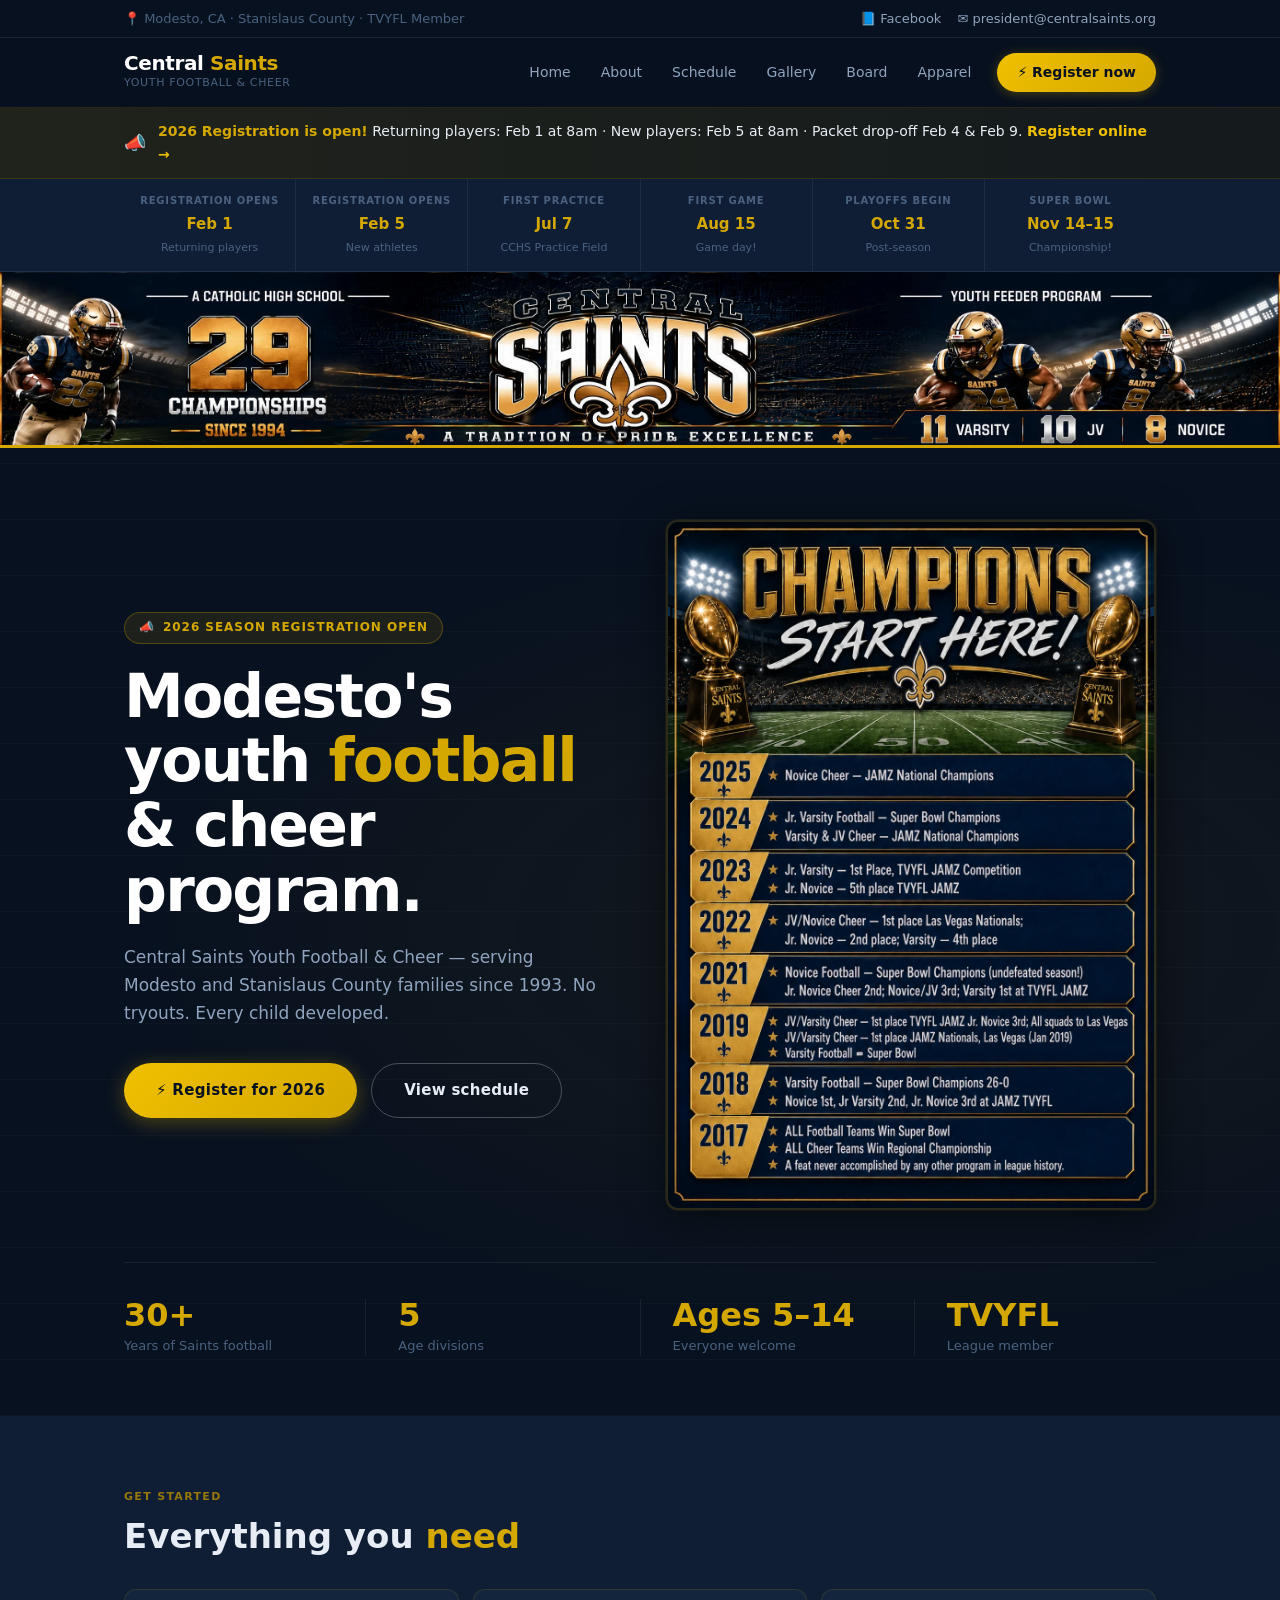
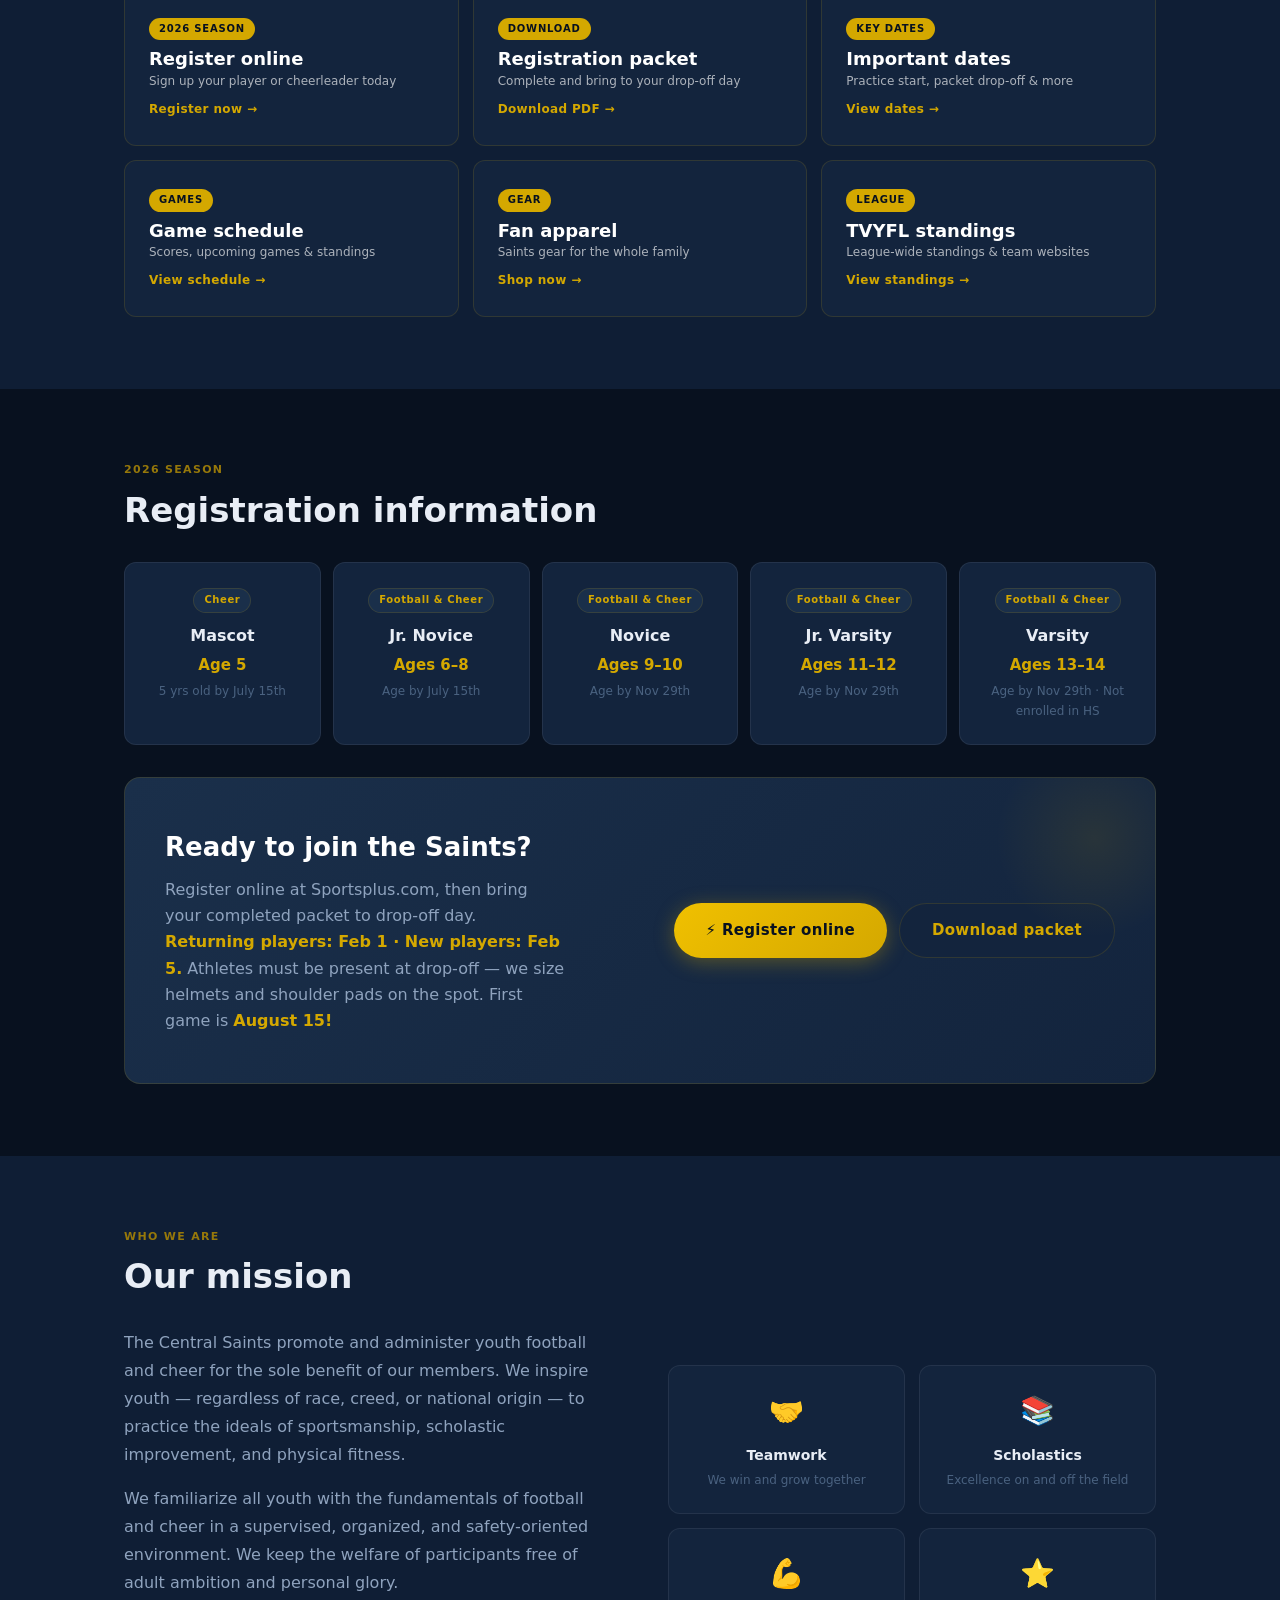
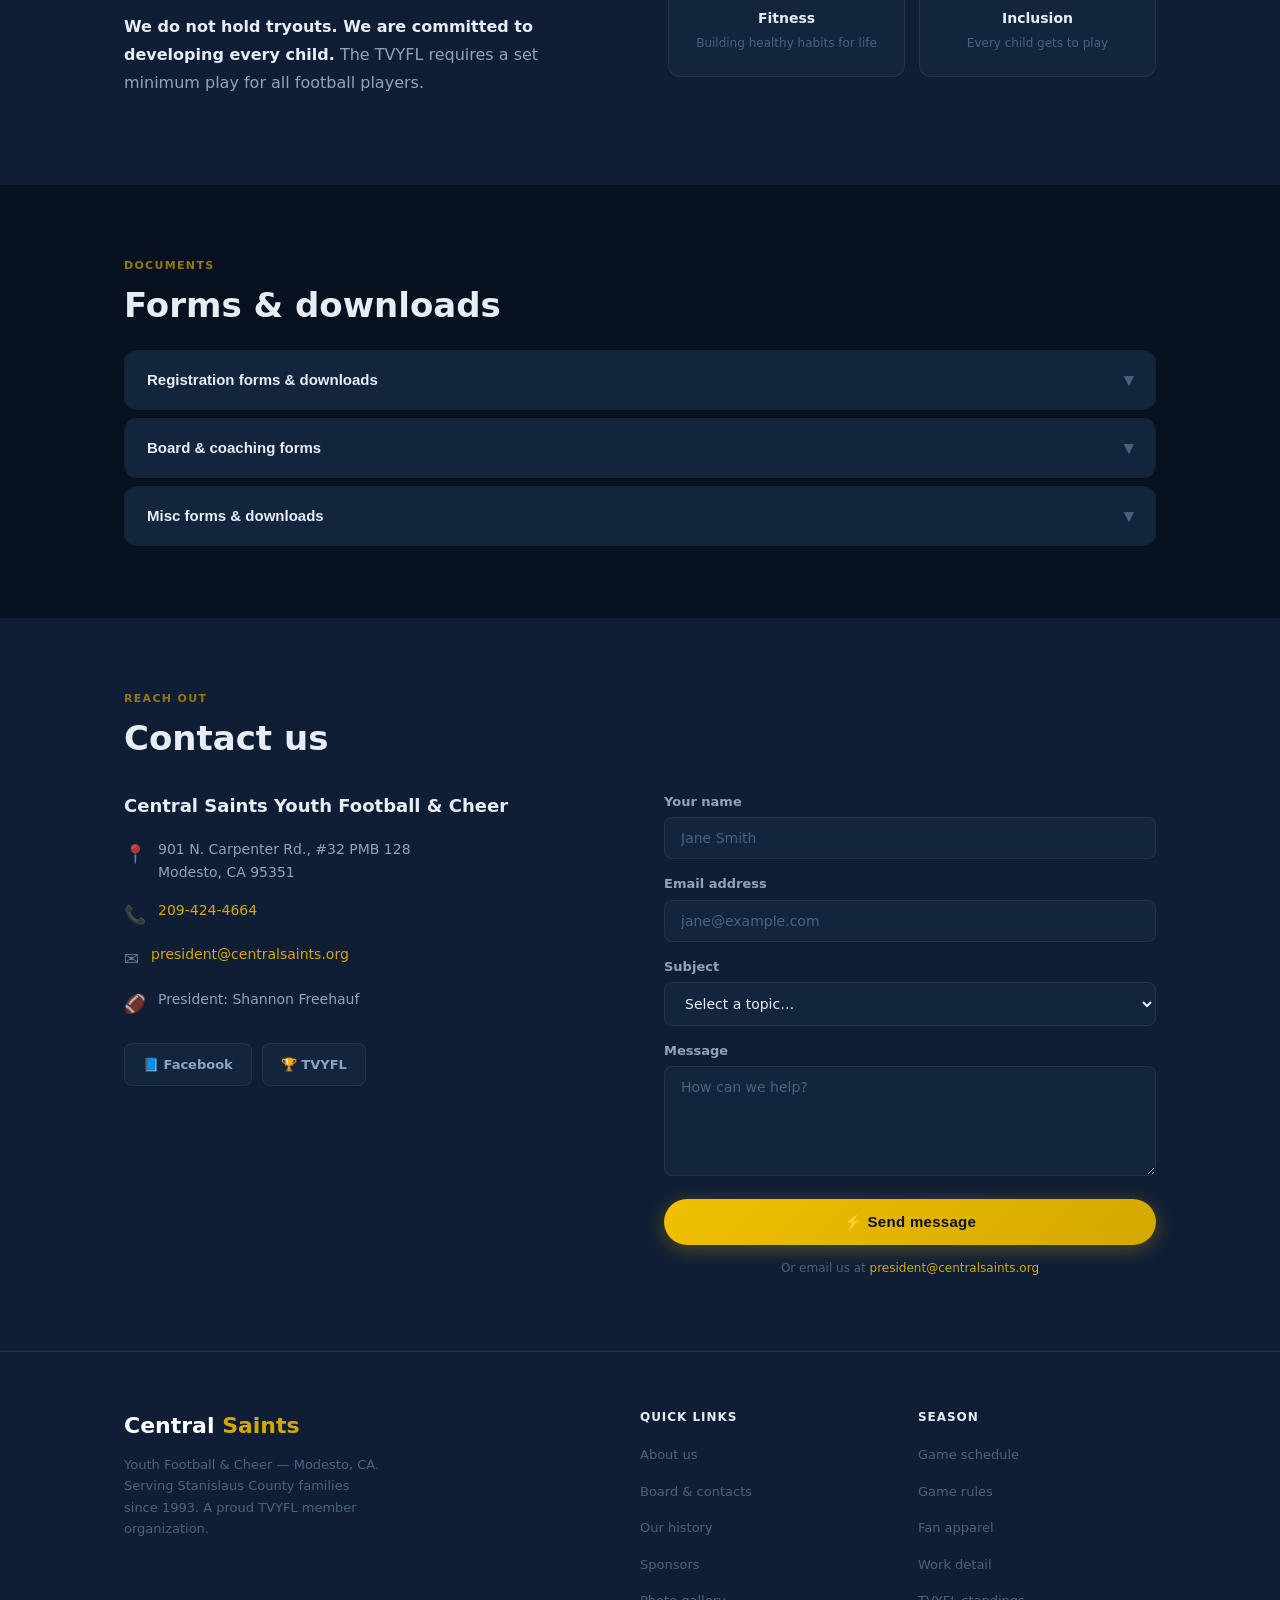
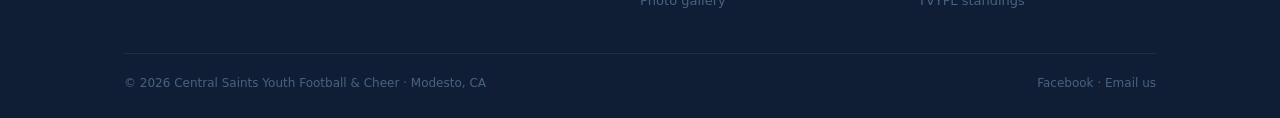
<file: index.html>
<!DOCTYPE html>
<html lang="en">
<head>
  <meta charset="UTF-8">
  <meta name="viewport" content="width=device-width, initial-scale=1.0">
  <meta name="description" content="Central Saints Youth Football and Cheer — Stanislaus County, Modesto CA. Champions since 1993. Register your player for the 2026 season.">
  <meta name="keywords" content="Central Saints, Youth Football, Cheer, Modesto, Stanislaus, TVYFL">
  <meta name="google-site-verification" content="LzU_0AO7WnpEdqPncaAFvzsqi4x4MOrATPB7nCaM4bI">
  <meta name="msvalidate.01" content="E31318D5FFE5CCACE5E9D68C7A4A8B5A">
  <title>Central Saints Youth Football &amp; Cheer — Modesto, CA</title>
  <style>
    *, *::before, *::after { box-sizing: border-box; margin: 0; padding: 0; }
    :root {
      --navy:      #08111f;
      --navy-mid:  #0f1e35;
      --navy-card: #13243d;
      --navy-light:#1a2f4a;
      --gold:      #d4a800;
      --gold-bright:#f0c000;
      --gold-dim:  #96780a;
      --gold-glow: rgba(212,168,0,0.18);
      --white:     #ffffff;
      --off-white: #e8edf5;
      --text-primary:   #e8edf5;
      --text-secondary: #8fa3be;
      --text-muted:     #4a6280;
      --border:    rgba(212,168,0,0.15);
      --border-dim: rgba(255,255,255,0.07);
      --radius:    12px;
    }
    html { scroll-behavior: smooth; }
    body {
      font-family: system-ui, -apple-system, 'Segoe UI', sans-serif;
      font-size: 16px; line-height: 1.65;
      color: var(--text-primary);
      background: var(--navy);
    }
    img { max-width: 100%; display: block; }
    a { color: var(--gold); text-decoration: none; }
    a:hover { color: var(--gold-bright); text-decoration: none; }
    ul { list-style: none; }
    .container { max-width: 1080px; margin: 0 auto; padding: 0 24px; }
    .sr-only { position: absolute; width: 1px; height: 1px; overflow: hidden; clip: rect(0,0,0,0); }

    /* ── Buttons ── */
    .btn {
      display: inline-flex; align-items: center; gap: 8px;
      padding: 14px 32px;
      border-radius: 50px;
      font-size: 15px; font-weight: 700;
      cursor: pointer; border: none;
      text-decoration: none; letter-spacing: 0.02em;
      transition: transform 0.15s, box-shadow 0.15s, background 0.15s;
      white-space: nowrap;
    }
    .btn:hover { transform: translateY(-2px); text-decoration: none; }
    .btn:active { transform: translateY(0) scale(0.97); }

    /* Primary: gold pill with glow */
    .btn-gold {
      background: linear-gradient(135deg, var(--gold-bright) 0%, var(--gold) 100%);
      color: var(--navy);
      box-shadow: 0 4px 20px rgba(212,168,0,0.35);
    }
    .btn-gold:hover {
      background: linear-gradient(135deg, #ffe040 0%, var(--gold-bright) 100%);
      box-shadow: 0 6px 28px rgba(212,168,0,0.55);
      color: var(--navy);
    }

    /* Secondary: outline pill */
    .btn-outline {
      background: transparent;
      color: var(--text-primary);
      border: 1.5px solid rgba(255,255,255,0.25);
    }
    .btn-outline:hover {
      border-color: var(--gold);
      color: var(--gold);
      box-shadow: 0 4px 16px rgba(212,168,0,0.15);
    }

    /* Ghost: subtle dark fill */
    .btn-ghost {
      background: var(--navy-card);
      color: var(--gold);
      border: 1.5px solid var(--border);
    }
    .btn-ghost:hover {
      background: var(--navy-light);
      border-color: var(--gold);
      box-shadow: 0 4px 16px rgba(212,168,0,0.15);
    }

    /* Small variant */
    .btn-sm { padding: 9px 20px; font-size: 13px; }

    /* Section labels and headings */
    .section-label {
      font-size: 11px; font-weight: 700; letter-spacing: 0.12em;
      text-transform: uppercase; color: var(--gold-dim); margin-bottom: 10px;
    }
    .section-heading {
      font-size: clamp(24px, 4vw, 34px); font-weight: 800;
      color: var(--text-primary); margin-bottom: 6px; line-height: 1.2;
    }
    .section-heading em { font-style: normal; color: var(--gold); }

    /* ── Skip link ── */
    .skip-link {
      position: absolute; top: -100px; left: 16px;
      background: var(--gold); color: var(--navy);
      padding: 8px 16px; border-radius: 0 0 8px 8px;
      font-weight: 700; z-index: 9999; transition: top 0.2s;
    }
    .skip-link:focus { top: 0; }

    /* ── Top bar ── */
    .topbar {
      background: var(--navy);
      border-bottom: 1px solid var(--border-dim);
      padding: 8px 0; font-size: 13px; color: var(--text-muted);
    }
    .topbar .container { display: flex; justify-content: space-between; align-items: center; flex-wrap: wrap; gap: 6px; }
    .topbar a { color: var(--text-secondary); }
    .topbar a:hover { color: var(--gold); }
    .topbar-social { display: flex; gap: 16px; }

    /* ── Nav ── */
    .site-nav {
      background: rgba(8,17,31,0.95);
      backdrop-filter: blur(12px);
      -webkit-backdrop-filter: blur(12px);
      border-bottom: 1px solid var(--border);
      position: sticky; top: 0; z-index: 100;
    }
    .nav-inner {
      display: flex; align-items: center; justify-content: space-between;
      padding: 14px 24px; max-width: 1080px; margin: 0 auto;
    }
    .nav-brand { display: flex; flex-direction: column; text-decoration: none; }
    .nav-brand .brand-name {
      font-size: 20px; font-weight: 800; color: var(--white);
      letter-spacing: -0.02em; line-height: 1.1;
    }
    .nav-brand .brand-name span { color: var(--gold); }
    .nav-brand .brand-sub { font-size: 11px; color: var(--text-muted); letter-spacing: 0.06em; text-transform: uppercase; }
    .nav-links { display: flex; gap: 2px; align-items: center; }
    .nav-links a {
      padding: 7px 14px; border-radius: 8px;
      font-size: 14px; font-weight: 500; color: var(--text-secondary);
      transition: background 0.12s, color 0.12s;
    }
    .nav-links a:hover { background: var(--navy-card); color: var(--text-primary); }
    .nav-links .nav-cta {
      background: linear-gradient(135deg, var(--gold-bright), var(--gold));
      color: var(--navy); font-weight: 700;
      margin-left: 10px; border-radius: 50px;
      padding: 8px 20px;
      box-shadow: 0 2px 12px rgba(212,168,0,0.3);
    }
    .nav-links .nav-cta:hover { box-shadow: 0 4px 20px rgba(212,168,0,0.5); color: var(--navy); }
    .nav-toggle {
      display: none; background: none; border: none; cursor: pointer;
      flex-direction: column; gap: 5px; padding: 4px;
    }
    .nav-toggle span { display: block; width: 24px; height: 2px; background: var(--text-primary); border-radius: 2px; transition: all 0.2s; }
    @media (max-width: 760px) {
      .nav-toggle { display: flex; }
      .nav-links {
        display: none; flex-direction: column; align-items: stretch;
        position: absolute; top: 100%; left: 0; right: 0;
        background: var(--navy-mid); border-bottom: 1px solid var(--border);
        padding: 12px 16px; gap: 4px;
      }
      .nav-links.open { display: flex; }
      .nav-links a { padding: 11px 14px; }
      .nav-links .nav-cta { text-align: center; margin-left: 0; margin-top: 8px; border-radius: 8px; }
    }

    /* ── Alert banner ── */
    .alert-banner {
      background: linear-gradient(90deg, rgba(212,168,0,0.12) 0%, rgba(212,168,0,0.06) 100%);
      border-bottom: 1px solid var(--border);
      padding: 12px 0;
    }
    .alert-banner .container { display: flex; align-items: center; gap: 12px; font-size: 14px; }
    .alert-icon { font-size: 18px; flex-shrink: 0; }
    .alert-banner strong { color: var(--gold); }
    .alert-banner a { color: var(--gold-bright); font-weight: 700; }

    /* ── Banner image ── */
    .banner-img-wrap { width: 100%; overflow: hidden; border-bottom: 3px solid var(--gold); line-height: 0; }
    .banner-img-wrap img { width: 100%; height: auto; display: block; }

    /* ── Hero ── */
    .hero {
      background: var(--navy);
      color: var(--white);
      padding: 72px 0 60px;
      position: relative; overflow: hidden;
    }
    .hero::before {
      content: ''; position: absolute; inset: 0;
      background:
        radial-gradient(ellipse at 70% 50%, rgba(212,168,0,0.06) 0%, transparent 60%),
        repeating-linear-gradient(0deg, rgba(255,255,255,0.018) 0px, rgba(255,255,255,0.018) 1px, transparent 1px, transparent 56px);
      pointer-events: none;
    }
    .hero-inner {
      position: relative;
      display: grid; grid-template-columns: 1fr auto;
      gap: 40px; align-items: center;
    }
    .hero-eyebrow {
      display: inline-flex; align-items: center; gap: 8px;
      background: rgba(212,168,0,0.1); border: 1px solid rgba(212,168,0,0.3);
      color: var(--gold); font-size: 12px; font-weight: 700; letter-spacing: 0.08em;
      text-transform: uppercase; padding: 5px 14px; border-radius: 20px; margin-bottom: 20px;
    }
    .hero-title {
      font-size: clamp(36px, 6vw, 60px); font-weight: 800;
      line-height: 1.08; letter-spacing: -0.03em; margin-bottom: 20px; color: var(--white);
    }
    .hero-title em { font-style: normal; color: var(--gold); }
    .hero-desc { font-size: 17px; color: var(--text-secondary); max-width: 480px; margin-bottom: 36px; line-height: 1.65; }
    .hero-btns { display: flex; gap: 14px; flex-wrap: wrap; }
    .hero-photo {
      width: 490px; flex-shrink: 0; border-radius: var(--radius);
      overflow: hidden; border: 2px solid var(--border);
      box-shadow: 0 8px 40px rgba(0,0,0,0.5), 0 0 0 1px rgba(212,168,0,0.1);
    }
    .hero-photo img { width: 100%; height: auto; display: block; }
    @media (max-width: 760px) { .hero-photo { display: none; } }
    .hero-stats {
      display: flex; gap: 0;
      border-top: 1px solid var(--border-dim); margin-top: 52px; padding-top: 36px;
    }
    .hero-stat { flex: 1; padding-right: 32px; border-right: 1px solid var(--border-dim); margin-right: 32px; }
    .hero-stat:last-child { border: none; margin: 0; padding: 0; }
    .hero-stat-num { font-size: 32px; font-weight: 800; color: var(--gold); line-height: 1; }
    .hero-stat-label { font-size: 13px; color: var(--text-muted); margin-top: 4px; }
    @media (max-width: 600px) {
      .hero-inner { grid-template-columns: 1fr; }
      .hero-stats { gap: 20px; flex-wrap: wrap; }
      .hero-stat { border: none; margin: 0; padding: 0; flex: 0 0 calc(50% - 10px); }
    }

    /* ── Sections ── */
    .section { padding: 72px 0; }
    .section-dark { background: var(--navy); }
    .section-mid  { background: var(--navy-mid); }

    /* ── Quick links — dark photo cards ── */
    .quicklinks-grid {
      display: grid; grid-template-columns: repeat(3, 1fr);
      gap: 14px; margin-top: 32px;
    }
    @media (max-width: 760px) { .quicklinks-grid { grid-template-columns: 1fr 1fr; } }
    @media (max-width: 480px) { .quicklinks-grid { grid-template-columns: 1fr; } }
    .quicklink-card {
      position: relative; border-radius: var(--radius);
      overflow: hidden;
      display: flex; flex-direction: column; justify-content: center;
      text-decoration: none; color: var(--white);
      background: var(--navy-card);
      border: 1px solid var(--border);
      transition: transform 0.2s, border-color 0.2s, box-shadow 0.2s, background 0.2s;
    }
    .quicklink-card:hover {
      transform: translateY(-5px);
      border-color: var(--gold);
      background: var(--navy-light);
      box-shadow: 0 12px 40px rgba(0,0,0,0.4), 0 0 0 1px rgba(212,168,0,0.2);
    }
    .ql-content { position: relative; z-index: 1; padding: 24px; }
    .ql-tag {
      display: inline-block; background: var(--gold); color: var(--navy);
      font-size: 10px; font-weight: 800; letter-spacing: 0.08em;
      text-transform: uppercase; padding: 3px 10px; border-radius: 20px; margin-bottom: 8px;
    }
    .quicklink-card h3 { font-size: 18px; font-weight: 800; color: var(--white); line-height: 1.2; margin-bottom: 3px; }
    .quicklink-card p  { font-size: 12px; color: rgba(255,255,255,0.65); line-height: 1.4; }
    .ql-arrow { display: inline-block; margin-top: 10px; font-size: 12px; font-weight: 700; color: var(--gold); letter-spacing: 0.03em; }

    /* ── Age divisions ── */
    .divisions-grid {
      display: grid; grid-template-columns: repeat(auto-fit, minmax(160px, 1fr));
      gap: 12px; margin-top: 32px;
    }
    .division-card {
      background: var(--navy-card); border: 1px solid var(--border-dim);
      border-radius: var(--radius); padding: 22px 16px; text-align: center;
      transition: border-color 0.15s;
    }
    .division-card:hover { border-color: var(--border); }
    .division-badge {
      display: inline-block; background: var(--navy-light); color: var(--gold);
      font-size: 10px; font-weight: 800; letter-spacing: 0.06em;
      padding: 3px 10px; border-radius: 20px; margin-bottom: 10px;
      border: 1px solid var(--border);
    }
    .division-card h3 { font-size: 16px; font-weight: 700; color: var(--text-primary); margin-bottom: 4px; }
    .division-card .ages { font-size: 15px; font-weight: 700; color: var(--gold); }
    .division-card .cutoff { font-size: 12px; color: var(--text-muted); margin-top: 4px; }

    /* ── Reg CTA ── */
    .reg-cta {
      background: linear-gradient(135deg, var(--navy-light) 0%, var(--navy-card) 100%);
      border: 1px solid var(--border);
      border-radius: 16px; padding: 48px 40px;
      display: flex; align-items: center; justify-content: space-between;
      gap: 24px; flex-wrap: wrap; margin-top: 32px;
      position: relative; overflow: hidden;
    }
    .reg-cta::before {
      content: ''; position: absolute; top: -40px; right: -40px;
      width: 200px; height: 200px; border-radius: 50%;
      background: radial-gradient(circle, rgba(212,168,0,0.1) 0%, transparent 70%);
      pointer-events: none;
    }
    .reg-cta h3 { font-size: 26px; font-weight: 800; color: var(--white); margin-bottom: 8px; }
    .reg-cta p  { color: var(--text-secondary); max-width: 400px; }
    .reg-cta-btns { display: flex; gap: 12px; flex-wrap: wrap; flex-shrink: 0; }

    /* ── Mission ── */
    .mission-layout {
      display: grid; grid-template-columns: 1fr 1fr;
      gap: 56px; align-items: center; margin-top: 32px;
    }
    .mission-text p { color: var(--text-secondary); margin-bottom: 16px; line-height: 1.75; }
    .mission-text strong { color: var(--text-primary); }
    .mission-values { display: grid; grid-template-columns: 1fr 1fr; gap: 14px; }
    .value-card {
      background: var(--navy-card); border: 1px solid var(--border-dim);
      border-radius: var(--radius); padding: 22px; text-align: center;
      transition: border-color 0.15s;
    }
    .value-card:hover { border-color: var(--border); }
    .value-card .val-icon { font-size: 28px; margin-bottom: 10px; }
    .value-card h4 { font-size: 14px; font-weight: 700; color: var(--text-primary); }
    .value-card p  { font-size: 12px; color: var(--text-muted); margin-top: 4px; }
    @media (max-width: 720px) { .mission-layout { grid-template-columns: 1fr; gap: 32px; } }

    /* ── Accordion ── */
    .accordion { margin-top: 24px; display: flex; flex-direction: column; gap: 8px; }
    .acc-item { border: 1px solid var(--border-dim); border-radius: var(--radius); overflow: hidden; }
    .acc-trigger {
      display: flex; justify-content: space-between; align-items: center;
      width: 100%; background: var(--navy-card);
      padding: 18px 22px; cursor: pointer; border: none;
      font-size: 15px; font-weight: 600; color: var(--text-primary); text-align: left;
      transition: background 0.12s;
    }
    .acc-trigger:hover { background: var(--navy-light); }
    .acc-arrow { font-size: 18px; color: var(--text-muted); transition: transform 0.2s; user-select: none; }
    .acc-item.open .acc-arrow { transform: rotate(180deg); color: var(--gold); }
    .acc-item.open .acc-trigger { color: var(--gold); }
    .acc-body { display: none; padding: 0 22px 20px; background: var(--navy-card); }
    .acc-item.open .acc-body { display: block; }
    .acc-body ul { margin-top: 8px; display: flex; flex-direction: column; gap: 6px; }
    .acc-body li {
      display: flex; align-items: center; gap: 10px;
      padding: 10px 14px;
      background: var(--navy-mid); border-radius: 8px;
      font-size: 14px; color: var(--text-secondary);
      border: 1px solid var(--border-dim);
    }
    .acc-body li a { color: var(--gold); font-weight: 600; }
    .acc-body li a:hover { color: var(--gold-bright); }
    .acc-body .doc-icon { font-size: 15px; flex-shrink: 0; opacity: 0.6; }
    .acc-body p { font-size: 14px; color: var(--text-secondary); margin-bottom: 12px; }
    .acc-body .contact-block { margin-bottom: 16px; }
    .acc-body .contact-block strong { color: var(--text-primary); }

    /* ── Contact ── */
    .contact-layout { display: grid; grid-template-columns: 1fr 1fr; gap: 48px; margin-top: 32px; }
    .contact-info h3 { font-size: 18px; font-weight: 700; color: var(--text-primary); margin-bottom: 18px; }
    .contact-list { display: flex; flex-direction: column; gap: 14px; }
    .contact-item { display: flex; align-items: flex-start; gap: 12px; font-size: 14px; color: var(--text-secondary); }
    .contact-item .ci-icon { font-size: 18px; flex-shrink: 0; margin-top: 1px; opacity: 0.7; }
    .contact-item a { color: var(--gold); }
    .contact-item a:hover { color: var(--gold-bright); }
    .contact-social { display: flex; gap: 10px; margin-top: 24px; flex-wrap: wrap; }
    .social-btn {
      display: flex; align-items: center; gap: 8px;
      background: var(--navy-card); border: 1px solid var(--border-dim);
      border-radius: 8px; padding: 10px 18px;
      font-size: 13px; font-weight: 600; color: var(--text-secondary);
      transition: border-color 0.12s, color 0.12s;
    }
    .social-btn:hover { border-color: var(--gold); color: var(--gold); }
    .contact-form { display: flex; flex-direction: column; gap: 14px; }
    .contact-form label { font-size: 13px; font-weight: 600; color: var(--text-secondary); display: block; margin-bottom: 5px; }
    .contact-form input, .contact-form textarea, .contact-form select {
      width: 100%; padding: 12px 16px;
      border: 1px solid var(--border-dim); border-radius: 8px;
      font-size: 14px; font-family: inherit;
      color: var(--text-primary); background: var(--navy-card);
      transition: border-color 0.12s;
    }
    .contact-form input::placeholder, .contact-form textarea::placeholder { color: var(--text-muted); }
    .contact-form select option { background: var(--navy-card); }
    .contact-form input:focus, .contact-form textarea:focus { outline: none; border-color: var(--gold); }
    .contact-form textarea { min-height: 110px; resize: vertical; }
    .form-status { font-size: 13px; padding: 10px 14px; border-radius: 8px; display: none; }
    .form-status.success { background: rgba(50,180,80,0.1); color: #6fdb8a; border: 1px solid rgba(50,180,80,0.2); display: block; }
    .form-status.error   { background: rgba(220,60,60,0.1); color: #f08080; border: 1px solid rgba(220,60,60,0.2); display: block; }
    @media (max-width: 720px) { .contact-layout { grid-template-columns: 1fr; } }

    /* ── Footer ── */
    .site-footer { background: var(--navy-mid); border-top: 1px solid var(--border); padding: 56px 0 24px; }
    .footer-grid { display: grid; grid-template-columns: 2fr 1fr 1fr; gap: 40px; margin-bottom: 40px; }
    .footer-brand .brand-name { font-size: 22px; font-weight: 800; color: var(--white); margin-bottom: 10px; }
    .footer-brand .brand-name span { color: var(--gold); }
    .footer-brand p { font-size: 13px; line-height: 1.65; color: var(--text-muted); max-width: 260px; }
    .footer-col h4 { font-size: 12px; font-weight: 700; color: var(--text-primary); margin-bottom: 14px; text-transform: uppercase; letter-spacing: 0.08em; }
    .footer-col ul { display: flex; flex-direction: column; gap: 10px; }
    .footer-col ul li a { color: var(--text-muted); font-size: 13px; }
    .footer-col ul li a:hover { color: var(--gold); }
    .footer-bottom {
      border-top: 1px solid var(--border-dim); padding-top: 20px;
      display: flex; justify-content: space-between; align-items: center;
      flex-wrap: wrap; gap: 8px; font-size: 12px; color: var(--text-muted);
    }
    .footer-bottom a { color: var(--text-muted); }
    .footer-bottom a:hover { color: var(--gold); }
    @media (max-width: 720px) { .footer-grid { grid-template-columns: 1fr 1fr; } .footer-brand { grid-column: 1 / -1; } }
    @media (max-width: 480px) { .footer-grid { grid-template-columns: 1fr; } }

    @media (prefers-reduced-motion: reduce) { *, *::before, *::after { transition-duration: 0.01ms !important; } }
  </style>
</head>
<body>

  <a href="#main" class="skip-link">Skip to main content</a>

  <div class="topbar">
    <div class="container">
      <span>📍 Modesto, CA · Stanislaus County · TVYFL Member</span>
      <div class="topbar-social">
        <a href="https://www.facebook.com/CSFootball/" target="_blank" rel="noopener">📘 Facebook</a>
        <a href="mailto:president@centralsaints.org">✉️ president@centralsaints.org</a>
      </div>
    </div>
  </div>

  <header class="site-nav" role="banner">
    <div class="nav-inner">
      <a href="index.html" class="nav-brand" aria-label="Central Saints home">
        <span class="brand-name">Central <span>Saints</span></span>
        <span class="brand-sub">Youth Football &amp; Cheer</span>
      </a>
      <button class="nav-toggle" aria-controls="nav-links" aria-expanded="false" aria-label="Toggle navigation">
        <span></span><span></span><span></span>
      </button>
      <nav id="nav-links" class="nav-links" role="navigation" aria-label="Main navigation">
        <a href="index.html">Home</a>
        <a href="about.html">About</a>
        <a href="schedule.html">Schedule</a>
        <a href="gallery.html">Gallery</a>
        <a href="board.html">Board</a>
        <a href="store.html">Apparel</a>
        <a href="https://centralsaints.sportsplus.app/public/4731/registration" target="_blank" rel="noopener" class="nav-cta">⚡ Register now</a>
      </nav>
    </div>
  </header>

  <div class="alert-banner" role="alert">
    <div class="container">
      <span class="alert-icon" aria-hidden="true">📣</span>
      <span>
        <strong>2026 Registration is open!</strong>
        Returning players: Feb 1 at 8am · New players: Feb 5 at 8am · Packet drop-off Feb 4 &amp; Feb 9.
        <a href="https://centralsaints.sportsplus.app/public/4731/registration" target="_blank" rel="noopener">Register online →</a>
      </span>
    </div>
  </div>

  <!-- Key dates strip -->
  <div style="background:var(--navy-mid);border-bottom:1px solid var(--border-dim);padding:0;overflow-x:auto;">
    <div style="display:flex;min-width:600px;max-width:1080px;margin:0 auto;padding:0 24px;">
      <a href="schedule.html" style="flex:1;display:flex;flex-direction:column;align-items:center;padding:14px 8px;border-right:1px solid var(--border-dim);text-decoration:none;transition:background 0.12s;" onmouseover="this.style.background='var(--navy-light)'" onmouseout="this.style.background='transparent'">
        <span style="font-size:10px;font-weight:700;letter-spacing:0.08em;text-transform:uppercase;color:var(--text-muted);">Registration opens</span>
        <span style="font-size:15px;font-weight:800;color:var(--gold);margin-top:3px;">Feb 1</span>
        <span style="font-size:11px;color:var(--text-muted);margin-top:2px;">Returning players</span>
      </a>
      <a href="schedule.html" style="flex:1;display:flex;flex-direction:column;align-items:center;padding:14px 8px;border-right:1px solid var(--border-dim);text-decoration:none;transition:background 0.12s;" onmouseover="this.style.background='var(--navy-light)'" onmouseout="this.style.background='transparent'">
        <span style="font-size:10px;font-weight:700;letter-spacing:0.08em;text-transform:uppercase;color:var(--text-muted);">Registration opens</span>
        <span style="font-size:15px;font-weight:800;color:var(--gold);margin-top:3px;">Feb 5</span>
        <span style="font-size:11px;color:var(--text-muted);margin-top:2px;">New athletes</span>
      </a>
      <a href="schedule.html" style="flex:1;display:flex;flex-direction:column;align-items:center;padding:14px 8px;border-right:1px solid var(--border-dim);text-decoration:none;transition:background 0.12s;" onmouseover="this.style.background='var(--navy-light)'" onmouseout="this.style.background='transparent'">
        <span style="font-size:10px;font-weight:700;letter-spacing:0.08em;text-transform:uppercase;color:var(--text-muted);">First practice</span>
        <span style="font-size:15px;font-weight:800;color:var(--gold);margin-top:3px;">Jul 7</span>
        <span style="font-size:11px;color:var(--text-muted);margin-top:2px;">CCHS Practice Field</span>
      </a>
      <a href="schedule.html" style="flex:1;display:flex;flex-direction:column;align-items:center;padding:14px 8px;border-right:1px solid var(--border-dim);text-decoration:none;transition:background 0.12s;" onmouseover="this.style.background='var(--navy-light)'" onmouseout="this.style.background='transparent'">
        <span style="font-size:10px;font-weight:700;letter-spacing:0.08em;text-transform:uppercase;color:var(--text-muted);">First game</span>
        <span style="font-size:15px;font-weight:800;color:var(--gold);margin-top:3px;">Aug 15</span>
        <span style="font-size:11px;color:var(--text-muted);margin-top:2px;">Game day!</span>
      </a>
      <a href="schedule.html" style="flex:1;display:flex;flex-direction:column;align-items:center;padding:14px 8px;border-right:1px solid var(--border-dim);text-decoration:none;transition:background 0.12s;" onmouseover="this.style.background='var(--navy-light)'" onmouseout="this.style.background='transparent'">
        <span style="font-size:10px;font-weight:700;letter-spacing:0.08em;text-transform:uppercase;color:var(--text-muted);">Playoffs begin</span>
        <span style="font-size:15px;font-weight:800;color:var(--gold);margin-top:3px;">Oct 31</span>
        <span style="font-size:11px;color:var(--text-muted);margin-top:2px;">Post-season</span>
      </a>
      <a href="schedule.html" style="flex:1;display:flex;flex-direction:column;align-items:center;padding:14px 8px;text-decoration:none;transition:background 0.12s;" onmouseover="this.style.background='var(--navy-light)'" onmouseout="this.style.background='transparent'">
        <span style="font-size:10px;font-weight:700;letter-spacing:0.08em;text-transform:uppercase;color:var(--text-muted);">Super Bowl</span>
        <span style="font-size:15px;font-weight:800;color:var(--gold);margin-top:3px;">Nov 14–15</span>
        <span style="font-size:11px;color:var(--text-muted);margin-top:2px;">Championship!</span>
      </a>
    </div>
  </div>

  <main id="main">

    <div class="banner-img-wrap">
      <img src="images/2016banner.webp"
           alt="Central Saints Youth Football &amp; Cheer — A Tradition of Pride &amp; Excellence, Champions since 1993"
           width="3099" height="418">
    </div>

    <section class="hero" aria-labelledby="hero-heading">
      <div class="container">
        <div class="hero-inner">
          <div>
            <div class="hero-eyebrow">
              <span aria-hidden="true">📣</span> 2026 Season Registration Open
            </div>
            <h1 class="hero-title" id="hero-heading">
              Modesto's<br>youth <em>football</em><br>&amp; cheer program.
            </h1>
            <p class="hero-desc">
              Central Saints Youth Football &amp; Cheer — serving Modesto and Stanislaus County families since 1993. No tryouts. Every child developed.
            </p>
            <div class="hero-btns">
              <a href="https://centralsaints.sportsplus.app/public/4731/registration" class="btn btn-gold" target="_blank" rel="noopener">
                ⚡ Register for 2026
              </a>
              <a href="schedule.html" class="btn btn-outline">
                View schedule
              </a>
            </div>
          </div>
          <div class="hero-photo">
            <img src="images/2026champs.webp"
                 alt="Central Saints championship history — 2017 through 2025 football and cheer titles"
                 width="1056" height="1490">
          </div>
        </div>
        <div class="hero-stats" aria-label="Team highlights">
          <div class="hero-stat">
            <div class="hero-stat-num">30+</div>
            <div class="hero-stat-label">Years of Saints football</div>
          </div>
          <div class="hero-stat">
            <div class="hero-stat-num">5</div>
            <div class="hero-stat-label">Age divisions</div>
          </div>
          <div class="hero-stat">
            <div class="hero-stat-num">Ages 5–14</div>
            <div class="hero-stat-label">Everyone welcome</div>
          </div>
          <div class="hero-stat">
            <div class="hero-stat-num">TVYFL</div>
            <div class="hero-stat-label">League member</div>
          </div>
        </div>
      </div>
    </section>

    <!-- Quick links -->
    <section class="section section-mid" aria-labelledby="quicklinks-heading">
      <div class="container">
        <p class="section-label">Get started</p>
        <h2 class="section-heading" id="quicklinks-heading">Everything you <em>need</em></h2>
        <div class="quicklinks-grid">

          <a href="https://centralsaints.sportsplus.app/public/4731/registration" class="quicklink-card" target="_blank" rel="noopener">
            <div class="ql-content">
              <span class="ql-tag">2026 Season</span>
              <h3>Register online</h3>
              <p>Sign up your player or cheerleader today</p>
              <span class="ql-arrow">Register now →</span>
            </div>
          </a>

          <a href="docs/FootballCheer Registration Packet Combined 2026.pdf" class="quicklink-card" target="_blank">
            <div class="ql-content">
              <span class="ql-tag">Download</span>
              <h3>Registration packet</h3>
              <p>Complete and bring to your drop-off day</p>
              <span class="ql-arrow">Download PDF →</span>
            </div>
          </a>

          <a href="docs/ImportantDates.pdf" class="quicklink-card" target="_blank">
            <div class="ql-content">
              <span class="ql-tag">Key dates</span>
              <h3>Important dates</h3>
              <p>Practice start, packet drop-off &amp; more</p>
              <span class="ql-arrow">View dates →</span>
            </div>
          </a>

          <a href="schedule.html" class="quicklink-card">
            <div class="ql-content">
              <span class="ql-tag">Games</span>
              <h3>Game schedule</h3>
              <p>Scores, upcoming games &amp; standings</p>
              <span class="ql-arrow">View schedule →</span>
            </div>
          </a>

          <a href="store.html" class="quicklink-card">
            <div class="ql-content">
              <span class="ql-tag">Gear</span>
              <h3>Fan apparel</h3>
              <p>Saints gear for the whole family</p>
              <span class="ql-arrow">Shop now →</span>
            </div>
          </a>

          <a href="https://www.tvyfl.us" class="quicklink-card" target="_blank" rel="noopener">
            <div class="ql-content">
              <span class="ql-tag">League</span>
              <h3>TVYFL standings</h3>
              <p>League-wide standings &amp; team websites</p>
              <span class="ql-arrow">View standings →</span>
            </div>
          </a>

        </div>
      </div>
    </section>

    <!-- Registration info -->
    <section class="section section-dark" aria-labelledby="reg-heading">
      <div class="container">
        <p class="section-label">2026 Season</p>
        <h2 class="section-heading" id="reg-heading">Registration information</h2>
        <div class="divisions-grid" aria-label="Age divisions">
          <div class="division-card">
            <div class="division-badge">Cheer</div>
            <h3>Mascot</h3>
            <div class="ages">Age 5</div>
            <div class="cutoff">5 yrs old by July 15th</div>
          </div>
          <div class="division-card">
            <div class="division-badge">Football &amp; Cheer</div>
            <h3>Jr. Novice</h3>
            <div class="ages">Ages 6–8</div>
            <div class="cutoff">Age by July 15th</div>
          </div>
          <div class="division-card">
            <div class="division-badge">Football &amp; Cheer</div>
            <h3>Novice</h3>
            <div class="ages">Ages 9–10</div>
            <div class="cutoff">Age by Nov 29th</div>
          </div>
          <div class="division-card">
            <div class="division-badge">Football &amp; Cheer</div>
            <h3>Jr. Varsity</h3>
            <div class="ages">Ages 11–12</div>
            <div class="cutoff">Age by Nov 29th</div>
          </div>
          <div class="division-card">
            <div class="division-badge">Football &amp; Cheer</div>
            <h3>Varsity</h3>
            <div class="ages">Ages 13–14</div>
            <div class="cutoff">Age by Nov 29th · Not enrolled in HS</div>
          </div>
        </div>
        <div class="reg-cta" role="complementary">
          <div>
            <h3>Ready to join the Saints?</h3>
            <p>Register online at Sportsplus.com, then bring your completed packet to drop-off day. <strong style="color:var(--gold)">Returning players: Feb 1 · New players: Feb 5.</strong> Athletes must be present at drop-off — we size helmets and shoulder pads on the spot. First game is <strong style="color:var(--gold)">August 15!</strong></p>
          </div>
          <div class="reg-cta-btns">
            <a href="https://centralsaints.sportsplus.app/public/4731/registration" class="btn btn-gold" target="_blank" rel="noopener">⚡ Register online</a>
            <a href="docs/FootballCheer Registration Packet Combined 2026.pdf" class="btn btn-ghost" target="_blank">Download packet</a>
          </div>
        </div>
      </div>
    </section>

    <!-- Mission -->
    <section class="section section-mid" aria-labelledby="mission-heading">
      <div class="container">
        <p class="section-label">Who we are</p>
        <h2 class="section-heading" id="mission-heading">Our mission</h2>
        <div class="mission-layout">
          <div class="mission-text">
            <p>The Central Saints promote and administer youth football and cheer for the sole benefit of our members. We inspire youth — regardless of race, creed, or national origin — to practice the ideals of sportsmanship, scholastic improvement, and physical fitness.</p>
            <p>We familiarize all youth with the fundamentals of football and cheer in a supervised, organized, and safety-oriented environment. We keep the welfare of participants free of adult ambition and personal glory.</p>
            <p><strong>We do not hold tryouts. We are committed to developing every child.</strong> The TVYFL requires a set minimum play for all football players.</p>
          </div>
          <div class="mission-values" aria-label="Our values">
            <div class="value-card">
              <div class="val-icon" aria-hidden="true">🤝</div>
              <h4>Teamwork</h4>
              <p>We win and grow together</p>
            </div>
            <div class="value-card">
              <div class="val-icon" aria-hidden="true">📚</div>
              <h4>Scholastics</h4>
              <p>Excellence on and off the field</p>
            </div>
            <div class="value-card">
              <div class="val-icon" aria-hidden="true">💪</div>
              <h4>Fitness</h4>
              <p>Building healthy habits for life</p>
            </div>
            <div class="value-card">
              <div class="val-icon" aria-hidden="true">⭐</div>
              <h4>Inclusion</h4>
              <p>Every child gets to play</p>
            </div>
          </div>
        </div>
      </div>
    </section>

    <!-- Forms & Downloads -->
    <section class="section section-dark" aria-labelledby="forms-heading">
      <div class="container">
        <p class="section-label">Documents</p>
        <h2 class="section-heading" id="forms-heading">Forms &amp; downloads</h2>
        <div class="accordion" role="list">

          <div class="acc-item" role="listitem">
            <button class="acc-trigger" aria-expanded="false" aria-controls="acc-reg">
              Registration forms &amp; downloads
              <span class="acc-arrow" aria-hidden="true">▾</span>
            </button>
            <div class="acc-body" id="acc-reg">
              <ul>
                <li><span class="doc-icon" aria-hidden="true">📄</span><a href="docs/FootballCheer Registration Packet Combined 2026.pdf" target="_blank">Football &amp; Cheer Registration Packet 2026</a></li>
                <li><span class="doc-icon" aria-hidden="true">📄</span><a href="forms/CCHSPermissionForm.pdf" target="_blank">CCHS Permission Form</a></li>
                <li><span class="doc-icon" aria-hidden="true">📄</span><a href="forms/TVYFLPhysicalForm.pdf" target="_blank">TVYFL Physical Form</a></li>
                <li><span class="doc-icon" aria-hidden="true">🌐</span><a href="https://centralsaints.sportsplus.app/public/4731/registration" target="_blank" rel="noopener">Online registration portal</a></li>
              </ul>
            </div>
          </div>

          <div class="acc-item" role="listitem">
            <button class="acc-trigger" aria-expanded="false" aria-controls="acc-coach">
              Board &amp; coaching forms
              <span class="acc-arrow" aria-hidden="true">▾</span>
            </button>
            <div class="acc-body" id="acc-coach">
              <div class="contact-block">
                <p><strong>Interested in coaching?</strong></p>
                <p>Football: <a href="mailto:freehaufshannon@aol.com">freehaufshannon@aol.com</a> &nbsp;·&nbsp; Cheer: <a href="mailto:cheer@centralsaints.org">cheer@centralsaints.org</a></p>
              </div>
              <ul>
                <li><span class="doc-icon" aria-hidden="true">📄</span><a href="forms/BoardApplication.pdf" target="_blank">Saints Board Application</a></li>
                <li><span class="doc-icon" aria-hidden="true">📄</span><a href="forms/SaintsCoachApplication.pdf" target="_blank">Saints Coach Application</a></li>
                <li><span class="doc-icon" aria-hidden="true">📄</span><a href="forms/CoachesRequiredDocumentsInfo.pdf" target="_blank">Coaches Required Documents Info</a></li>
                <li><span class="doc-icon" aria-hidden="true">📄</span><a href="forms/CoachingContract2019.pdf" target="_blank">Coaches Contract</a></li>
                <li><span class="doc-icon" aria-hidden="true">📄</span><a href="forms/TVYFLNewCoachApplication.pdf" target="_blank">TVYFL Coach Application</a></li>
                <li><span class="doc-icon" aria-hidden="true">📄</span><a href="forms/DOJform.pdf" target="_blank">DOJ Form</a></li>
                <li><span class="doc-icon" aria-hidden="true">📄</span><a href="forms/PhotographyGuidelines.pdf" target="_blank">Photography Guidelines</a></li>
                <li><span class="doc-icon" aria-hidden="true">📄</span><a href="forms/USA-Membership-Sign-Up.pdf" target="_blank">USA Membership Sign-Up Info</a></li>
              </ul>
            </div>
          </div>

          <div class="acc-item" role="listitem">
            <button class="acc-trigger" aria-expanded="false" aria-controls="acc-misc">
              Misc forms &amp; downloads
              <span class="acc-arrow" aria-hidden="true">▾</span>
            </button>
            <div class="acc-body" id="acc-misc">
              <ul>
                <li><span class="doc-icon" aria-hidden="true">📄</span><a href="docs/CentralSaintsPhotoOrderForm.pdf" target="_blank">Photo Order Form</a></li>
                <li><span class="doc-icon" aria-hidden="true">📄</span><a href="docs/HydrationTips.pdf" target="_blank">Hydration Tips</a></li>
                <li><span class="doc-icon" aria-hidden="true">📄</span><a href="docs/SaintsDressCode.pdf" target="_blank">Saints Football Dress Code</a></li>
                <li><span class="doc-icon" aria-hidden="true">📄</span><a href="docs/SaintsPastUniforms.pdf" target="_blank">Saints Logo</a></li>
                <li><span class="doc-icon" aria-hidden="true">📄</span><a href="docs/YBAddForm.pdf" target="_blank">Yearbook Form</a></li>
                <li><span class="doc-icon" aria-hidden="true">📄</span><a href="docs/workdetail.pdf" target="_blank">Work Detail Form</a></li>
              </ul>
            </div>
          </div>

        </div>
      </div>
    </section>

    <!-- Contact -->
    <section class="section section-mid" aria-labelledby="contact-heading">
      <div class="container">
        <p class="section-label">Reach out</p>
        <h2 class="section-heading" id="contact-heading">Contact us</h2>
        <div class="contact-layout">
          <div class="contact-info">
            <h3>Central Saints Youth Football &amp; Cheer</h3>
            <ul class="contact-list">
              <li class="contact-item">
                <span class="ci-icon" aria-hidden="true">📍</span>
                <span>901 N. Carpenter Rd., #32 PMB 128<br>Modesto, CA 95351</span>
              </li>
              <li class="contact-item">
                <span class="ci-icon" aria-hidden="true">📞</span>
                <a href="tel:+12094244664">209-424-4664</a>
              </li>
              <li class="contact-item">
                <span class="ci-icon" aria-hidden="true">✉️</span>
                <a href="mailto:president@centralsaints.org">president@centralsaints.org</a>
              </li>
              <li class="contact-item">
                <span class="ci-icon" aria-hidden="true">🏈</span>
                <span>President: Shannon Freehauf</span>
              </li>
            </ul>
            <div class="contact-social">
              <a href="https://www.facebook.com/CSFootball/" class="social-btn" target="_blank" rel="noopener">📘 Facebook</a>
              <a href="https://www.tvyfl.us" class="social-btn" target="_blank" rel="noopener">🏆 TVYFL</a>
            </div>
          </div>
          <div>
            <form class="contact-form" id="contact-form" novalidate>
              <div>
                <label for="cf-name">Your name</label>
                <input type="text" id="cf-name" name="name" placeholder="Jane Smith" required autocomplete="name">
              </div>
              <div>
                <label for="cf-email">Email address</label>
                <input type="email" id="cf-email" name="email" placeholder="jane@example.com" required autocomplete="email">
              </div>
              <div>
                <label for="cf-subject">Subject</label>
                <select id="cf-subject" name="subject">
                  <option value="">Select a topic…</option>
                  <option>Registration question</option>
                  <option>Coaching inquiry</option>
                  <option>Sponsorship</option>
                  <option>General question</option>
                </select>
              </div>
              <div>
                <label for="cf-message">Message</label>
                <textarea id="cf-message" name="message" placeholder="How can we help?" required></textarea>
              </div>
              <div id="form-status" class="form-status" role="status" aria-live="polite"></div>
              <button type="submit" class="btn btn-gold" style="width:100%;justify-content:center;">⚡ Send message</button>
              <p style="font-size:12px;color:var(--text-muted);text-align:center;">
                Or email us at <a href="mailto:president@centralsaints.org">president@centralsaints.org</a>
              </p>
            </form>
          </div>
        </div>
      </div>
    </section>

  </main>

  <footer class="site-footer" role="contentinfo">
    <div class="container">
      <div class="footer-grid">
        <div class="footer-brand">
          <div class="brand-name">Central <span>Saints</span></div>
          <p>Youth Football &amp; Cheer — Modesto, CA. Serving Stanislaus County families since 1993. A proud TVYFL member organization.</p>
        </div>
        <div class="footer-col">
          <h4>Quick links</h4>
          <ul>
            <li><a href="about.html">About us</a></li>
            <li><a href="board.html">Board &amp; contacts</a></li>
            <li><a href="history.html">Our history</a></li>
            <li><a href="sponsors.html">Sponsors</a></li>
            <li><a href="gallery.html">Photo gallery</a></li>
          </ul>
        </div>
        <div class="footer-col">
          <h4>Season</h4>
          <ul>
            <li><a href="schedule.html">Game schedule</a></li>
            <li><a href="rules.html">Game rules</a></li>
            <li><a href="store.html">Fan apparel</a></li>
            <li><a href="workdetail.html">Work detail</a></li>
            <li><a href="https://www.tvyfl.us" target="_blank" rel="noopener">TVYFL standings</a></li>
          </ul>
        </div>
      </div>
      <div class="footer-bottom">
        <span>© 2026 Central Saints Youth Football &amp; Cheer · Modesto, CA</span>
        <span>
          <a href="https://www.facebook.com/CSFootball/" target="_blank" rel="noopener">Facebook</a> ·
          <a href="mailto:president@centralsaints.org">Email us</a>
        </span>
      </div>
    </div>
  </footer>

  <script>
    const toggle = document.querySelector('.nav-toggle');
    const navLinks = document.getElementById('nav-links');
    toggle.addEventListener('click', function() {
      const open = navLinks.classList.toggle('open');
      toggle.setAttribute('aria-expanded', open);
    });

    document.querySelectorAll('.acc-trigger').forEach(function(btn) {
      btn.addEventListener('click', function() {
        const item = btn.closest('.acc-item');
        const isOpen = item.classList.contains('open');
        document.querySelectorAll('.acc-item.open').forEach(function(el) {
          el.classList.remove('open');
          el.querySelector('.acc-trigger').setAttribute('aria-expanded', 'false');
        });
        if (!isOpen) {
          item.classList.add('open');
          btn.setAttribute('aria-expanded', 'true');
        }
      });
    });

    document.getElementById('contact-form').addEventListener('submit', function(e) {
      e.preventDefault();
      var name    = document.getElementById('cf-name').value.trim();
      var email   = document.getElementById('cf-email').value.trim();
      var subject = document.getElementById('cf-subject').value;
      var message = document.getElementById('cf-message').value.trim();
      var status  = document.getElementById('form-status');
      if (!name || !email || !message) {
        status.className = 'form-status error';
        status.textContent = 'Please fill in all required fields.';
        return;
      }
      var body = encodeURIComponent('Name: ' + name + '\r\nEmail: ' + email + '\r\n\r\n' + message);
      var subj = encodeURIComponent((subject || 'Website enquiry') + ' — from ' + name);
      window.location.href = 'mailto:president@centralsaints.org?subject=' + subj + '&body=' + body;
      status.className = 'form-status success';
      status.textContent = 'Your email client will open with the message pre-filled. Hit Send to reach us!';
    });
  </script>

</body>
</html>
</file>
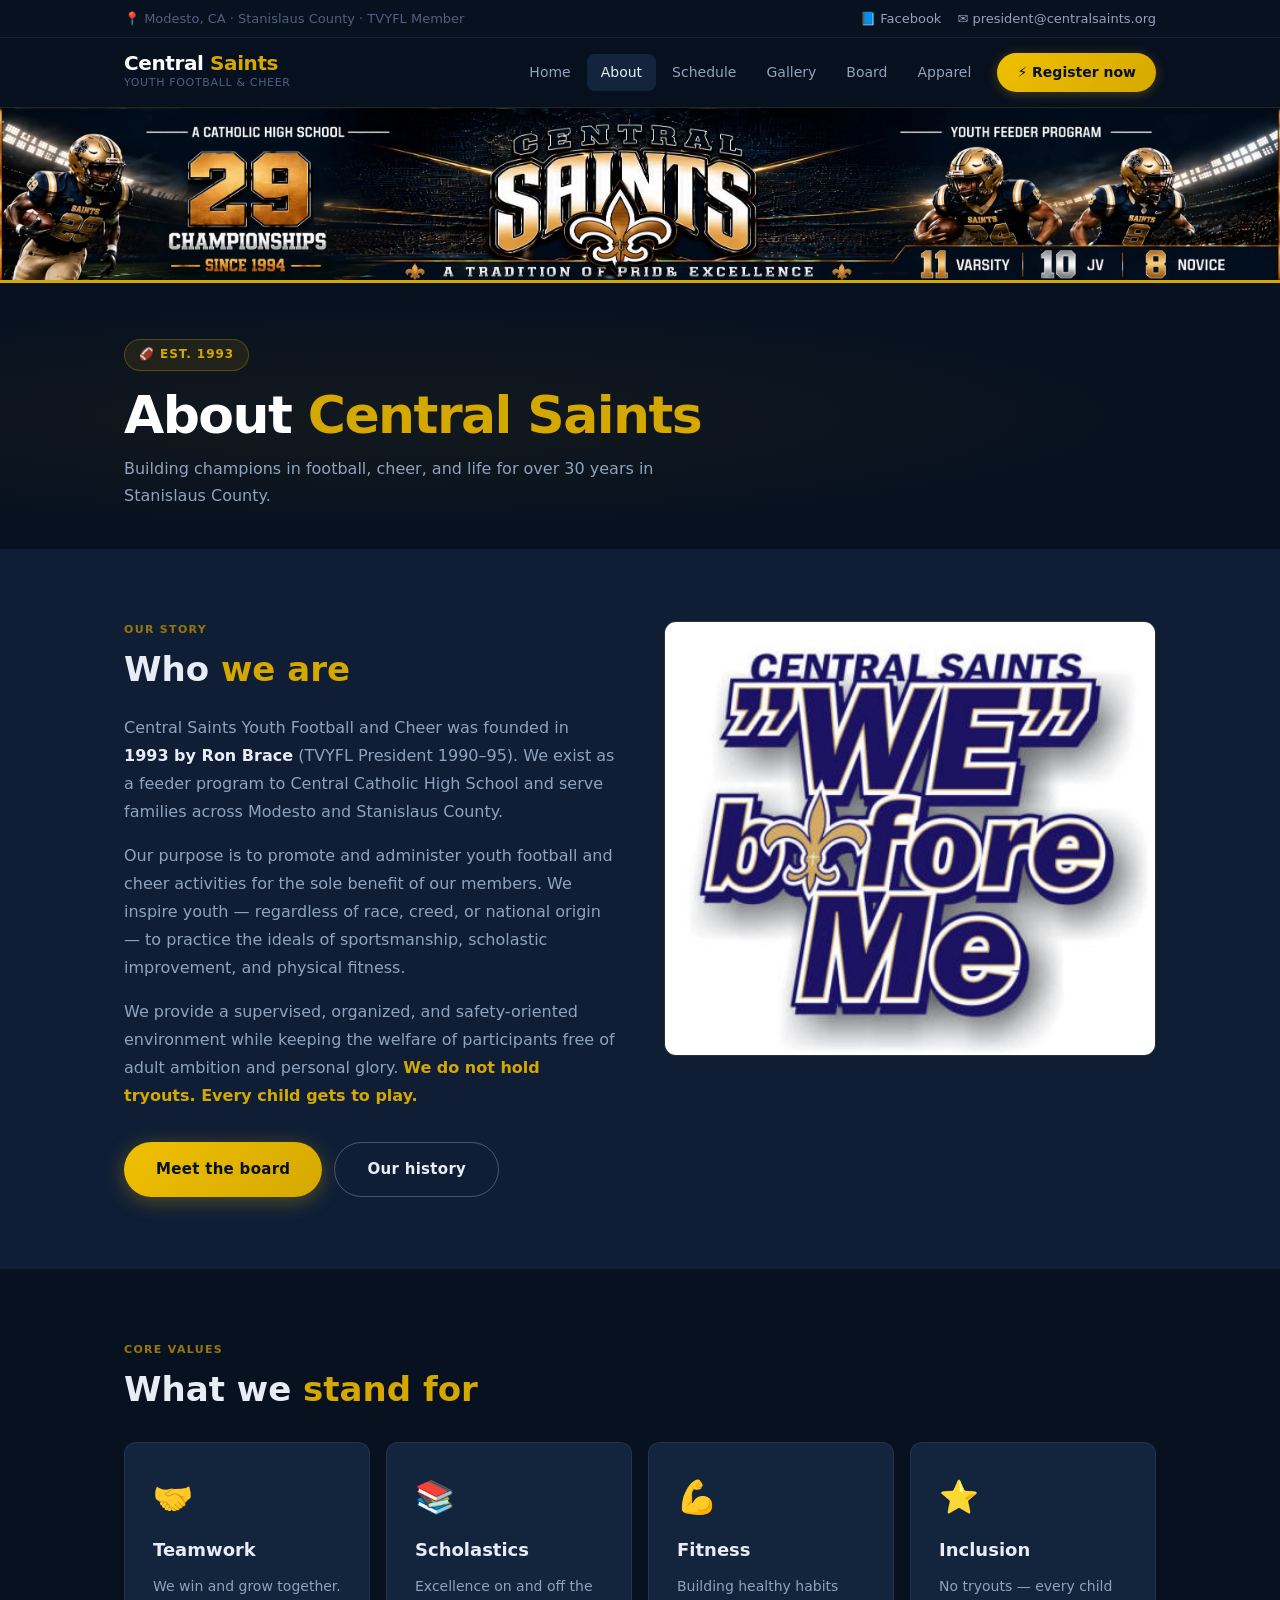
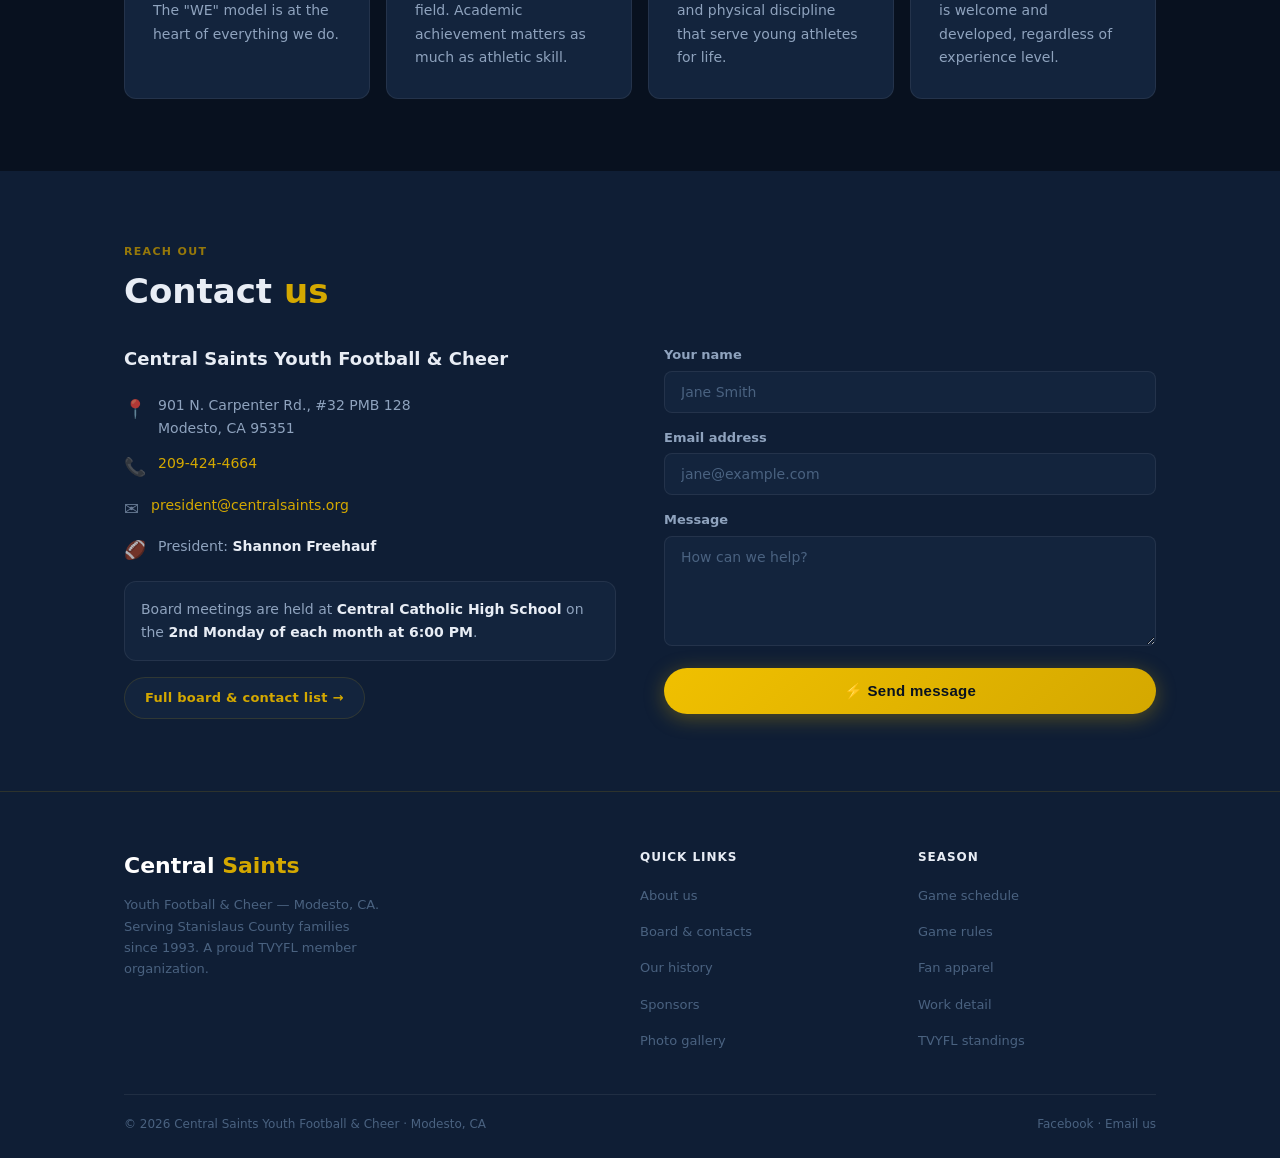
<file: about.html>
<!DOCTYPE html>
<html lang="en">
<head>
  <meta charset="UTF-8">
  <meta name="viewport" content="width=device-width, initial-scale=1.0">
  <meta name="description" content="About Central Saints Youth Football and Cheer — Modesto, CA">
  <meta name="keywords" content="Central Saints, Youth Football, Cheer, Modesto, Stanislaus, TVYFL">
  <meta name="msvalidate.01" content="E31318D5FFE5CCACE5E9D68C7A4A8B5A">
  <title>About Us — Central Saints Youth Football &amp; Cheer</title>
  <link rel="stylesheet" href="assets/css/site.css">
</head>
<body>
  <a href="#main" class="skip-link">Skip to main content</a>
  <div class="topbar"><div class="container"><span>📍 Modesto, CA · Stanislaus County · TVYFL Member</span><div class="topbar-social"><a href="https://www.facebook.com/CSFootball/" target="_blank" rel="noopener">📘 Facebook</a><a href="mailto:president@centralsaints.org">✉️ president@centralsaints.org</a></div></div></div>
  <header class="site-nav" role="banner"><div class="nav-inner"><a href="index.html" class="nav-brand" aria-label="Central Saints home"><span class="brand-name">Central <span>Saints</span></span><span class="brand-sub">Youth Football &amp; Cheer</span></a><button class="nav-toggle" aria-controls="nav-links" aria-expanded="false" aria-label="Toggle navigation"><span></span><span></span><span></span></button><nav id="nav-links" class="nav-links" role="navigation" aria-label="Main navigation"><a href="index.html">Home</a><a href="about.html" class="active">About</a><a href="schedule.html">Schedule</a><a href="gallery.html">Gallery</a><a href="board.html">Board</a><a href="store.html">Apparel</a><a href="https://centralsaints.sportsplus.app/public/4731/registration" target="_blank" rel="noopener" class="nav-cta">⚡ Register now</a></nav></div></header>
  <main id="main">
    <div class="banner-img-wrap"><img src="images/2016banner.webp" alt="Central Saints Youth Football &amp; Cheer" width="3099" height="418"></div>

    <section class="page-hero">
      <div class="container">
        <div class="page-eyebrow">🏈 Est. 1993</div>
        <h1 class="page-title">About <em>Central Saints</em></h1>
        <p class="page-subtitle">Building champions in football, cheer, and life for over 30 years in Stanislaus County.</p>
      </div>
    </section>

    <section class="section section-mid">
      <div class="container">
        <div style="display:grid;grid-template-columns:1fr 1fr;gap:48px;align-items:start;" class="about-grid">
          <div>
            <p class="section-label">Our story</p>
            <h2 class="section-heading">Who <em>we are</em></h2>
            <div style="margin-top:24px;">
              <p style="color:var(--text-secondary);line-height:1.75;margin-bottom:16px;">Central Saints Youth Football and Cheer was founded in <strong style="color:var(--text-primary);">1993 by Ron Brace</strong> (TVYFL President 1990–95). We exist as a feeder program to Central Catholic High School and serve families across Modesto and Stanislaus County.</p>
              <p style="color:var(--text-secondary);line-height:1.75;margin-bottom:16px;">Our purpose is to promote and administer youth football and cheer activities for the sole benefit of our members. We inspire youth — regardless of race, creed, or national origin — to practice the ideals of sportsmanship, scholastic improvement, and physical fitness.</p>
              <p style="color:var(--text-secondary);line-height:1.75;">We provide a supervised, organized, and safety-oriented environment while keeping the welfare of participants free of adult ambition and personal glory. <strong style="color:var(--gold);">We do not hold tryouts. Every child gets to play.</strong></p>
            </div>
            <div style="margin-top:32px;display:flex;gap:12px;flex-wrap:wrap;">
              <a href="board.html" class="btn btn-gold">Meet the board</a>
              <a href="history.html" class="btn btn-outline">Our history</a>
            </div>
          </div>
          <div>
            <img src="images/WeBeforeMe.jpg" alt="We Before Me — Central Saints team spirit" style="border-radius:var(--radius);border:1px solid var(--border);width:100%;">
          </div>
        </div>
      </div>
    </section>

    <section class="section section-dark">
      <div class="container">
        <p class="section-label">Core values</p>
        <h2 class="section-heading">What we <em>stand for</em></h2>
        <div style="display:grid;grid-template-columns:repeat(auto-fit,minmax(220px,1fr));gap:16px;margin-top:32px;">
          <div class="card"><div style="font-size:32px;margin-bottom:12px;">🤝</div><h3>Teamwork</h3><p>We win and grow together. The "WE" model is at the heart of everything we do.</p></div>
          <div class="card"><div style="font-size:32px;margin-bottom:12px;">📚</div><h3>Scholastics</h3><p>Excellence on and off the field. Academic achievement matters as much as athletic skill.</p></div>
          <div class="card"><div style="font-size:32px;margin-bottom:12px;">💪</div><h3>Fitness</h3><p>Building healthy habits and physical discipline that serve young athletes for life.</p></div>
          <div class="card"><div style="font-size:32px;margin-bottom:12px;">⭐</div><h3>Inclusion</h3><p>No tryouts — every child is welcome and developed, regardless of experience level.</p></div>
        </div>
      </div>
    </section>

    <section class="section section-mid">
      <div class="container">
        <p class="section-label">Reach out</p>
        <h2 class="section-heading">Contact <em>us</em></h2>
        <div style="display:grid;grid-template-columns:1fr 1fr;gap:48px;margin-top:32px;" class="contact-grid">
          <div>
            <h3 style="font-size:18px;font-weight:700;color:var(--text-primary);margin-bottom:20px;">Central Saints Youth Football &amp; Cheer</h3>
            <div class="contact-item"><span class="ci-icon">📍</span><span>901 N. Carpenter Rd., #32 PMB 128<br>Modesto, CA 95351</span></div>
            <div class="contact-item"><span class="ci-icon">📞</span><a href="tel:+12094244664">209-424-4664</a></div>
            <div class="contact-item"><span class="ci-icon">✉️</span><a href="mailto:president@centralsaints.org">president@centralsaints.org</a></div>
            <div class="contact-item"><span class="ci-icon">🏈</span><span>President: <strong style="color:var(--text-primary);">Shannon Freehauf</strong></span></div>
            <div style="margin-top:16px;padding:16px;background:var(--navy-card);border:1px solid var(--border-dim);border-radius:var(--radius);font-size:14px;color:var(--text-secondary);">
              Board meetings are held at <strong style="color:var(--text-primary);">Central Catholic High School</strong> on the <strong style="color:var(--text-primary);">2nd Monday of each month at 6:00 PM</strong>.
            </div>
            <div style="margin-top:16px;">
              <a href="board.html" class="btn btn-ghost btn-sm">Full board &amp; contact list →</a>
            </div>
          </div>
          <div>
            <form class="contact-form" id="contact-form" novalidate>
              <div><label for="cf-name">Your name</label><input type="text" id="cf-name" name="name" placeholder="Jane Smith" required autocomplete="name"></div>
              <div><label for="cf-email">Email address</label><input type="email" id="cf-email" name="email" placeholder="jane@example.com" required autocomplete="email"></div>
              <div><label for="cf-message">Message</label><textarea id="cf-message" name="message" placeholder="How can we help?" required></textarea></div>
              <div id="form-status" class="form-status" role="status" aria-live="polite"></div>
              <button type="submit" class="btn btn-gold" style="width:100%;justify-content:center;">⚡ Send message</button>
            </form>
          </div>
        </div>
      </div>
    </section>
    <style>@media(max-width:720px){.about-grid,.contact-grid{grid-template-columns:1fr!important;}}</style>
    <script>document.getElementById('contact-form').addEventListener('submit',function(e){e.preventDefault();var n=document.getElementById('cf-name').value.trim(),em=document.getElementById('cf-email').value.trim(),msg=document.getElementById('cf-message').value.trim(),st=document.getElementById('form-status');if(!n||!em||!msg){st.className='form-status error';st.textContent='Please fill in all required fields.';return;}var b=encodeURIComponent('Name: '+n+'\r\nEmail: '+em+'\r\n\r\n'+msg),s=encodeURIComponent('Website enquiry — from '+n);window.location.href='mailto:president@centralsaints.org?subject='+s+'&body='+b;st.className='form-status success';st.textContent='Your email client will open. Hit Send to reach us!';});</script>

  </main>
  <footer class="site-footer" role="contentinfo"><div class="container"><div class="footer-grid"><div class="footer-brand"><div class="brand-name">Central <span>Saints</span></div><p>Youth Football &amp; Cheer — Modesto, CA. Serving Stanislaus County families since 1993. A proud TVYFL member organization.</p></div><div class="footer-col"><h4>Quick links</h4><ul><li><a href="about.html">About us</a></li><li><a href="board.html">Board &amp; contacts</a></li><li><a href="history.html">Our history</a></li><li><a href="sponsors.html">Sponsors</a></li><li><a href="gallery.html">Photo gallery</a></li></ul></div><div class="footer-col"><h4>Season</h4><ul><li><a href="schedule.html">Game schedule</a></li><li><a href="rules.html">Game rules</a></li><li><a href="store.html">Fan apparel</a></li><li><a href="workdetail.html">Work detail</a></li><li><a href="https://www.tvyfl.us" target="_blank" rel="noopener">TVYFL standings</a></li></ul></div></div><div class="footer-bottom"><span>© 2026 Central Saints Youth Football &amp; Cheer · Modesto, CA</span><span><a href="https://www.facebook.com/CSFootball/" target="_blank" rel="noopener">Facebook</a> · <a href="mailto:president@centralsaints.org">Email us</a></span></div></div></footer>
  <script src="assets/js/navigation.js"></script>
</body>
</html>
</file>
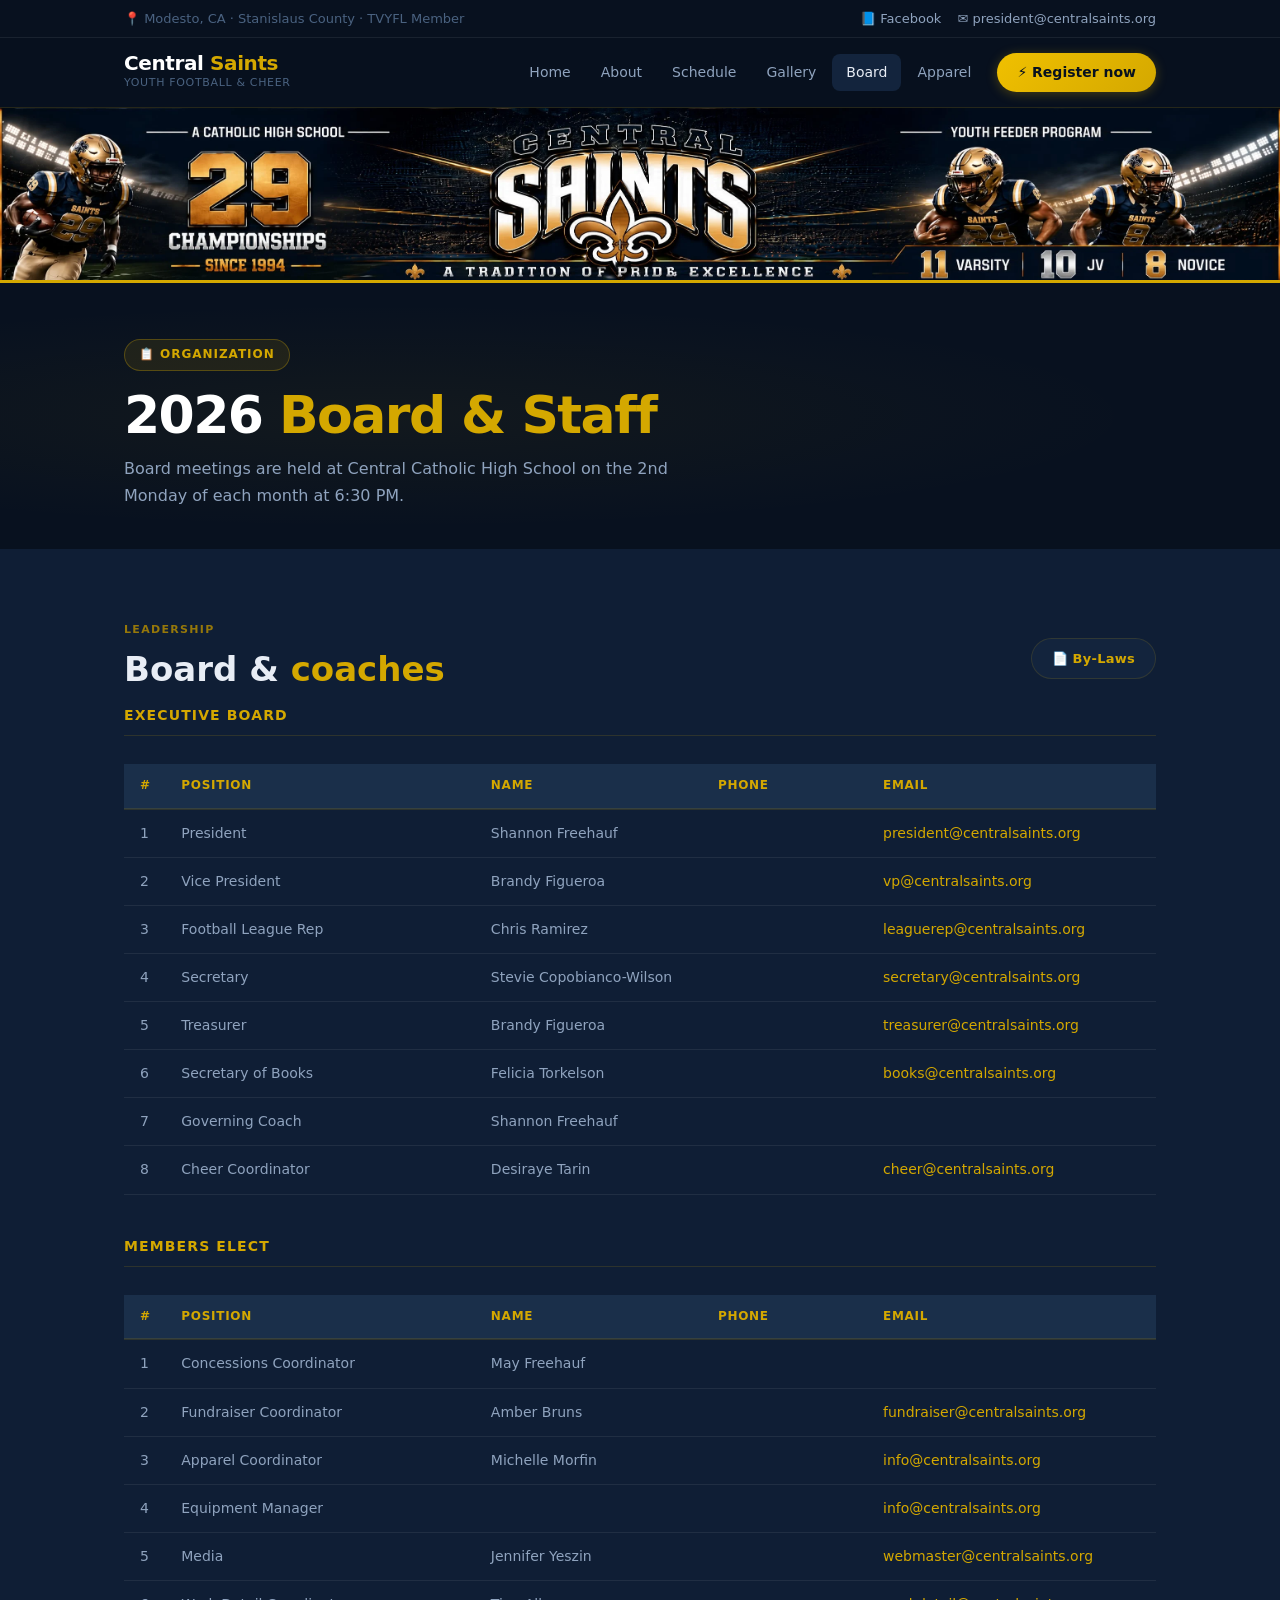
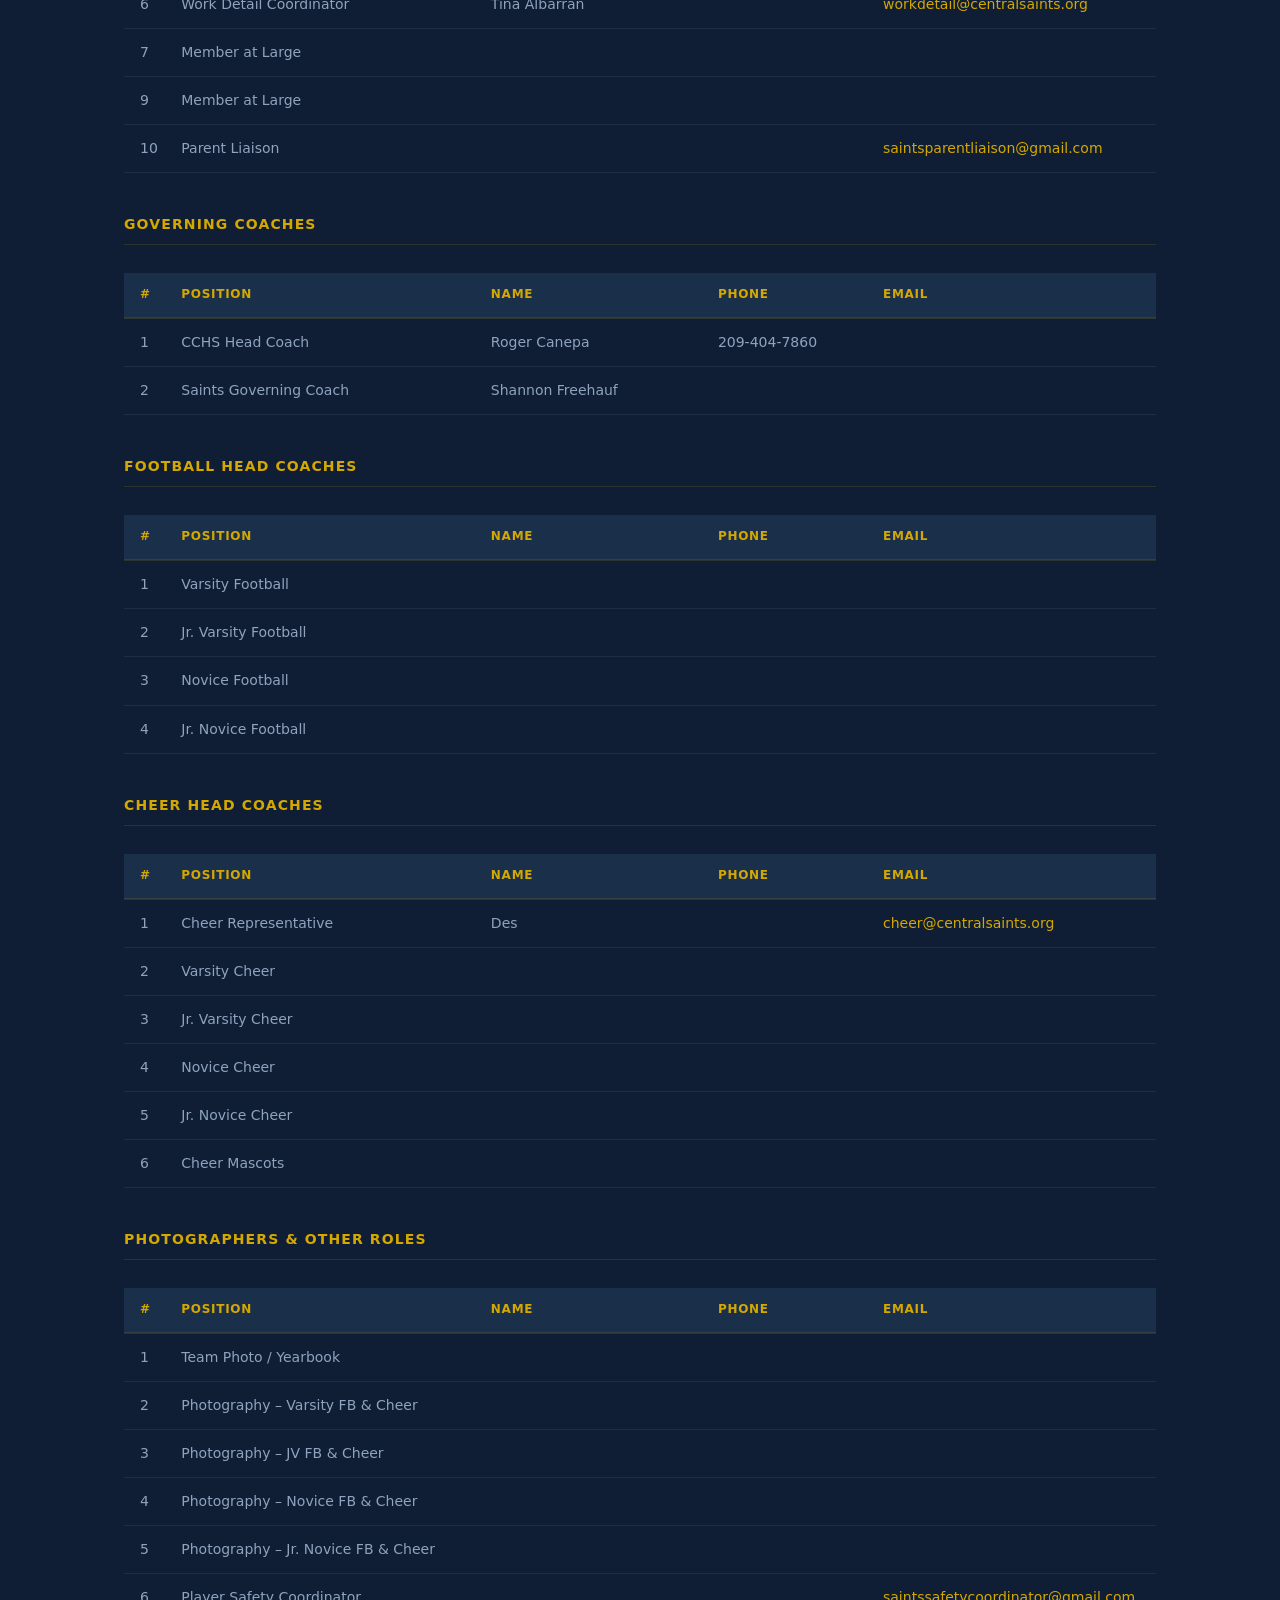
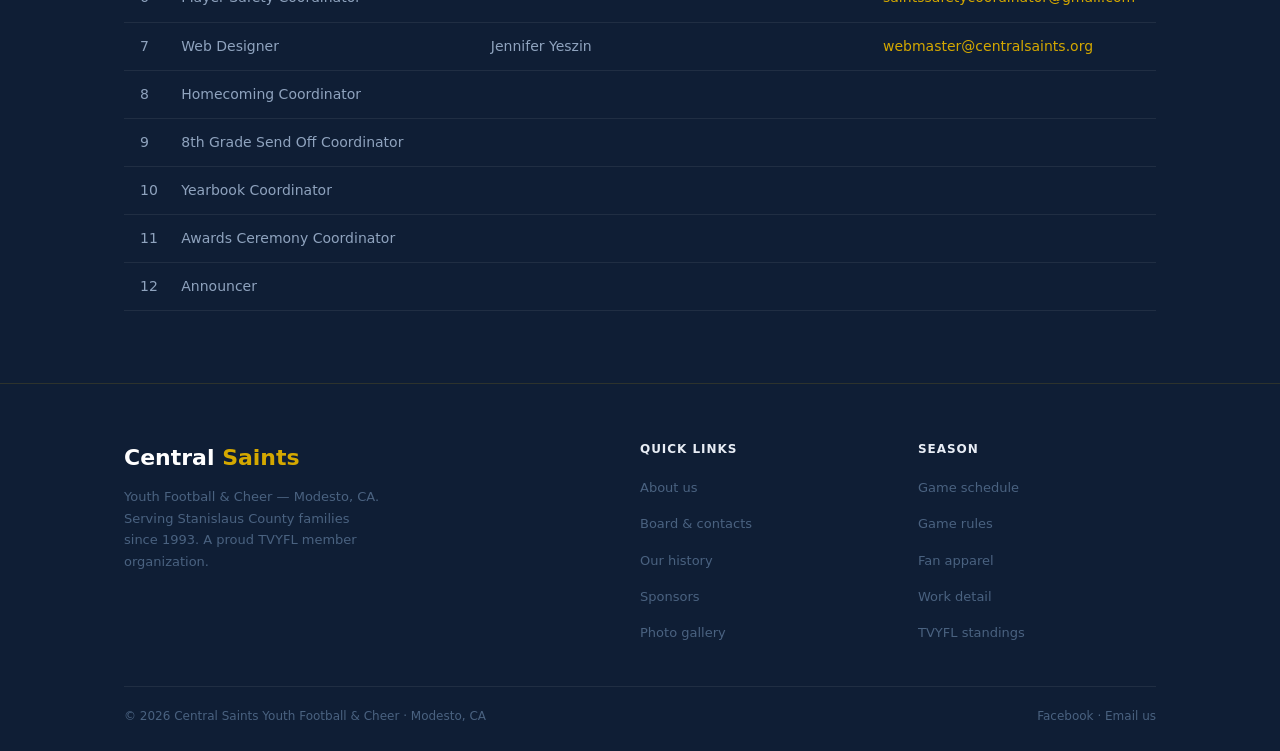
<file: board.html>
<!DOCTYPE html>
<html lang="en">
<head>
  <meta charset="UTF-8">
  <meta name="viewport" content="width=device-width, initial-scale=1.0">
  <meta name="description" content="2026 Board and Coaching Staff — Central Saints Youth Football and Cheer">
  <meta name="keywords" content="Central Saints, Youth Football, Cheer, Modesto, Stanislaus, TVYFL">
  <meta name="msvalidate.01" content="E31318D5FFE5CCACE5E9D68C7A4A8B5A">
  <title>Board &amp; Staff — Central Saints Youth Football &amp; Cheer</title>
  <link rel="stylesheet" href="assets/css/site.css">
  <style>
    .board-table { width:100%; border-collapse:collapse; margin-top:20px; table-layout:fixed; }
    .board-table th:nth-child(1), .board-table td:nth-child(1) { width:4%; }
    .board-table th:nth-child(2), .board-table td:nth-child(2) { width:30%; }
    .board-table th:nth-child(3), .board-table td:nth-child(3) { width:22%; }
    .board-table th:nth-child(4), .board-table td:nth-child(4) { width:16%; }
    .board-table th:nth-child(5), .board-table td:nth-child(5) { width:28%; }
    .board-table th { background:var(--navy-light); color:var(--gold); font-size:12px; font-weight:700; text-transform:uppercase; letter-spacing:.06em; padding:12px 16px; text-align:left; border-bottom:2px solid var(--border); }
    .board-table td { padding:12px 16px; font-size:14px; color:var(--text-secondary); border-bottom:1px solid var(--border-dim); vertical-align:middle; }
    .board-table tr:hover td { background:rgba(212,168,0,.03); }
    .board-table td a { color:var(--gold); } .board-table td a:hover { color:var(--gold-bright); }
    .board-section-title { font-size:14px; font-weight:700; color:var(--gold); text-transform:uppercase; letter-spacing:.08em; margin:40px 0 8px; padding-bottom:8px; border-bottom:1px solid var(--border); }
    .board-section-title:first-of-type { margin-top:0; }
    @media(max-width:640px){.board-table th:nth-child(1),.board-table td:nth-child(1){display:none;}.board-table th:nth-child(4),.board-table td:nth-child(4){display:none;}}
  </style>
</head>
<body>
  <a href="#main" class="skip-link">Skip to main content</a>
  <div class="topbar"><div class="container"><span>📍 Modesto, CA · Stanislaus County · TVYFL Member</span><div class="topbar-social"><a href="https://www.facebook.com/CSFootball/" target="_blank" rel="noopener">📘 Facebook</a><a href="mailto:president@centralsaints.org">✉️ president@centralsaints.org</a></div></div></div>
  <header class="site-nav" role="banner"><div class="nav-inner"><a href="index.html" class="nav-brand" aria-label="Central Saints home"><span class="brand-name">Central <span>Saints</span></span><span class="brand-sub">Youth Football &amp; Cheer</span></a><button class="nav-toggle" aria-controls="nav-links" aria-expanded="false" aria-label="Toggle navigation"><span></span><span></span><span></span></button><nav id="nav-links" class="nav-links" role="navigation" aria-label="Main navigation"><a href="index.html">Home</a><a href="about.html">About</a><a href="schedule.html">Schedule</a><a href="gallery.html">Gallery</a><a href="board.html" class="active">Board</a><a href="store.html">Apparel</a><a href="https://centralsaints.sportsplus.app/public/4731/registration" target="_blank" rel="noopener" class="nav-cta">⚡ Register now</a></nav></div></header>
  <main id="main">
    <div class="banner-img-wrap"><img src="images/2016banner.webp" alt="Central Saints Youth Football &amp; Cheer" width="3099" height="418"></div>

    <section class="page-hero">
      <div class="container">
        <div class="page-eyebrow">📋 Organization</div>
        <h1 class="page-title">2026 <em>Board &amp; Staff</em></h1>
        <p class="page-subtitle">Board meetings are held at Central Catholic High School on the 2nd Monday of each month at 6:30 PM.</p>
      </div>
    </section>

    <section class="section section-mid">
      <div class="container">
        <div style="display:flex;align-items:center;justify-content:space-between;flex-wrap:wrap;gap:16px;margin-bottom:8px;">
          <div><p class="section-label">Leadership</p><h2 class="section-heading">Board &amp; <em>coaches</em></h2></div>
          <a href="docs/ByLaws2022.pdf" target="_blank" class="btn btn-ghost btn-sm">📄 By-Laws</a>
        </div>

        <p class="board-section-title">Executive Board</p>
        <div style="overflow-x:auto;"><table class="board-table">
          <thead><tr><th>#</th><th>Position</th><th>Name</th><th>Phone</th><th>Email</th></tr></thead>
          <tbody>
            <tr><td>1</td><td>President</td><td>Shannon Freehauf</td><td>&nbsp;</td><td><a href="mailto:president@centralsaints.org">president@centralsaints.org</a></td></tr>
            <tr><td>2</td><td>Vice President</td><td>Brandy Figueroa</td><td>&nbsp;</td><td><a href="mailto:vp@centralsaints.org">vp@centralsaints.org</a></td></tr>
            <tr><td>3</td><td>Football League Rep</td><td>Chris Ramirez</td><td>&nbsp;</td><td><a href="mailto:leaguerep@centralsaints.org">leaguerep@centralsaints.org</a></td></tr>
            <tr><td>4</td><td>Secretary</td><td>Stevie Copobianco-Wilson</td><td>&nbsp;</td><td><a href="mailto:secretary@centralsaints.org">secretary@centralsaints.org</a></td></tr>
            <tr><td>5</td><td>Treasurer</td><td>Brandy Figueroa</td><td>&nbsp;</td><td><a href="mailto:treasurer@centralsaints.org">treasurer@centralsaints.org</a></td></tr>
            <tr><td>6</td><td>Secretary of Books</td><td>Felicia Torkelson</td><td>&nbsp;</td><td><a href="mailto:books@centralsaints.org">books@centralsaints.org</a></td></tr>
            <tr><td>7</td><td>Governing Coach</td><td>Shannon Freehauf</td><td>&nbsp;</td><td>&nbsp;</td></tr>
            <tr><td>8</td><td>Cheer Coordinator</td><td>Desiraye Tarin</td><td>&nbsp;</td><td><a href="mailto:cheer@centralsaints.org">cheer@centralsaints.org</a></td></tr>
          </tbody>
        </table></div>

        <p class="board-section-title">Members Elect</p>
        <div style="overflow-x:auto;"><table class="board-table">
          <thead><tr><th>#</th><th>Position</th><th>Name</th><th>Phone</th><th>Email</th></tr></thead>
          <tbody>
            <tr><td>1</td><td>Concessions Coordinator</td><td>May Freehauf</td><td>&nbsp;</td><td>&nbsp;</td></tr>
            <tr><td>2</td><td>Fundraiser Coordinator</td><td>Amber Bruns</td><td>&nbsp;</td><td><a href="mailto:fundraiser@centralsaints.org">fundraiser@centralsaints.org</a></td></tr>
            <tr><td>3</td><td>Apparel Coordinator</td><td>Michelle Morfin</td><td>&nbsp;</td><td><a href="mailto:info@centralsaints.org">info@centralsaints.org</a></td></tr>
            <tr><td>4</td><td>Equipment Manager</td><td>&nbsp;</td><td>&nbsp;</td><td><a href="mailto:info@centralsaints.org">info@centralsaints.org</a></td></tr>
            <tr><td>5</td><td>Media</td><td>Jennifer Yeszin</td><td>&nbsp;</td><td><a href="mailto:webmaster@centralsaints.org">webmaster@centralsaints.org</a></td></tr>
            <tr><td>6</td><td>Work Detail Coordinator</td><td>Tina Albarran</td><td>&nbsp;</td><td><a href="mailto:workdetail@centralsaints.org">workdetail@centralsaints.org</a></td></tr>
            <tr><td>7</td><td>Member at Large</td><td>&nbsp;</td><td>&nbsp;</td><td>&nbsp;</td></tr>
            <tr><td>9</td><td>Member at Large</td><td>&nbsp;</td><td>&nbsp;</td><td>&nbsp;</td></tr>
            <tr><td>10</td><td>Parent Liaison</td><td>&nbsp;</td><td>&nbsp;</td><td><a href="mailto:saintsparentliaison@gmail.com">saintsparentliaison@gmail.com</a></td></tr>
          </tbody>
        </table></div>

        <p class="board-section-title">Governing Coaches</p>
        <div style="overflow-x:auto;"><table class="board-table">
          <thead><tr><th>#</th><th>Position</th><th>Name</th><th>Phone</th><th>Email</th></tr></thead>
          <tbody>
            <tr><td>1</td><td>CCHS Head Coach</td><td>Roger Canepa</td><td>209-404-7860</td><td>&nbsp;</td></tr>
            <tr><td>2</td><td>Saints Governing Coach</td><td>Shannon Freehauf</td><td>&nbsp;</td><td>&nbsp;</td></tr>
          </tbody>
        </table></div>

        <p class="board-section-title">Football Head Coaches</p>
        <div style="overflow-x:auto;"><table class="board-table">
          <thead><tr><th>#</th><th>Position</th><th>Name</th><th>Phone</th><th>Email</th></tr></thead>
          <tbody>
            <tr><td>1</td><td>Varsity Football</td><td>&nbsp;</td><td>&nbsp;</td><td>&nbsp;</td></tr>
            <tr><td>2</td><td>Jr. Varsity Football</td><td>&nbsp;</td><td>&nbsp;</td><td>&nbsp;</td></tr>
            <tr><td>3</td><td>Novice Football</td><td>&nbsp;</td><td>&nbsp;</td><td>&nbsp;</td></tr>
            <tr><td>4</td><td>Jr. Novice Football</td><td>&nbsp;</td><td>&nbsp;</td><td>&nbsp;</td></tr>
          </tbody>
        </table></div>

        <p class="board-section-title">Cheer Head Coaches</p>
        <div style="overflow-x:auto;"><table class="board-table">
          <thead><tr><th>#</th><th>Position</th><th>Name</th><th>Phone</th><th>Email</th></tr></thead>
          <tbody>
            <tr><td>1</td><td>Cheer Representative</td><td>Des</td><td>&nbsp;</td><td><a href="mailto:cheer@centralsaints.org">cheer@centralsaints.org</a></td></tr>
            <tr><td>2</td><td>Varsity Cheer</td><td>&nbsp;</td><td>&nbsp;</td><td>&nbsp;</td></tr>
            <tr><td>3</td><td>Jr. Varsity Cheer</td><td>&nbsp;</td><td>&nbsp;</td><td>&nbsp;</td></tr>
            <tr><td>4</td><td>Novice Cheer</td><td>&nbsp;</td><td>&nbsp;</td><td>&nbsp;</td></tr>
            <tr><td>5</td><td>Jr. Novice Cheer</td><td>&nbsp;</td><td>&nbsp;</td><td>&nbsp;</td></tr>
            <tr><td>6</td><td>Cheer Mascots</td><td>&nbsp;</td><td>&nbsp;</td><td>&nbsp;</td></tr>
          </tbody>
        </table></div>

        <p class="board-section-title">Photographers &amp; Other Roles</p>
        <div style="overflow-x:auto;"><table class="board-table">
          <thead><tr><th>#</th><th>Position</th><th>Name</th><th>Phone</th><th>Email</th></tr></thead>
          <tbody>
            <tr><td>1</td><td>Team Photo / Yearbook</td><td>&nbsp;</td><td>&nbsp;</td><td>&nbsp;</td></tr>
            <tr><td>2</td><td>Photography – Varsity FB &amp; Cheer</td><td>&nbsp;</td><td>&nbsp;</td><td>&nbsp;</td></tr>
            <tr><td>3</td><td>Photography – JV FB &amp; Cheer</td><td>&nbsp;</td><td>&nbsp;</td><td>&nbsp;</td></tr>
            <tr><td>4</td><td>Photography – Novice FB &amp; Cheer</td><td>&nbsp;</td><td>&nbsp;</td><td>&nbsp;</td></tr>
            <tr><td>5</td><td>Photography – Jr. Novice FB &amp; Cheer</td><td>&nbsp;</td><td>&nbsp;</td><td>&nbsp;</td></tr>
            <tr><td>6</td><td>Player Safety Coordinator</td><td>&nbsp;</td><td>&nbsp;</td><td><a href="mailto:saintssafetycoordinator@gmail.com">saintssafetycoordinator@gmail.com</a></td></tr>
            <tr><td>7</td><td>Web Designer</td><td>Jennifer Yeszin</td><td>&nbsp;</td><td><a href="mailto:webmaster@centralsaints.org">webmaster@centralsaints.org</a></td></tr>
            <tr><td>8</td><td>Homecoming Coordinator</td><td>&nbsp;</td><td>&nbsp;</td><td>&nbsp;</td></tr>
            <tr><td>9</td><td>8th Grade Send Off Coordinator</td><td>&nbsp;</td><td>&nbsp;</td><td>&nbsp;</td></tr>
            <tr><td>10</td><td>Yearbook Coordinator</td><td>&nbsp;</td><td>&nbsp;</td><td>&nbsp;</td></tr>
            <tr><td>11</td><td>Awards Ceremony Coordinator</td><td>&nbsp;</td><td>&nbsp;</td><td>&nbsp;</td></tr>
            <tr><td>12</td><td>Announcer</td><td>&nbsp;</td><td>&nbsp;</td><td>&nbsp;</td></tr>
          </tbody>
        </table></div>
      </div>
    </section>

  </main>
  <footer class="site-footer" role="contentinfo"><div class="container"><div class="footer-grid"><div class="footer-brand"><div class="brand-name">Central <span>Saints</span></div><p>Youth Football &amp; Cheer — Modesto, CA. Serving Stanislaus County families since 1993. A proud TVYFL member organization.</p></div><div class="footer-col"><h4>Quick links</h4><ul><li><a href="about.html">About us</a></li><li><a href="board.html">Board &amp; contacts</a></li><li><a href="history.html">Our history</a></li><li><a href="sponsors.html">Sponsors</a></li><li><a href="gallery.html">Photo gallery</a></li></ul></div><div class="footer-col"><h4>Season</h4><ul><li><a href="schedule.html">Game schedule</a></li><li><a href="rules.html">Game rules</a></li><li><a href="store.html">Fan apparel</a></li><li><a href="workdetail.html">Work detail</a></li><li><a href="https://www.tvyfl.us" target="_blank" rel="noopener">TVYFL standings</a></li></ul></div></div><div class="footer-bottom"><span>© 2026 Central Saints Youth Football &amp; Cheer · Modesto, CA</span><span><a href="https://www.facebook.com/CSFootball/" target="_blank" rel="noopener">Facebook</a> · <a href="mailto:president@centralsaints.org">Email us</a></span></div></div></footer>
  <script src="assets/js/navigation.js"></script>
</body>
</html>
</file>
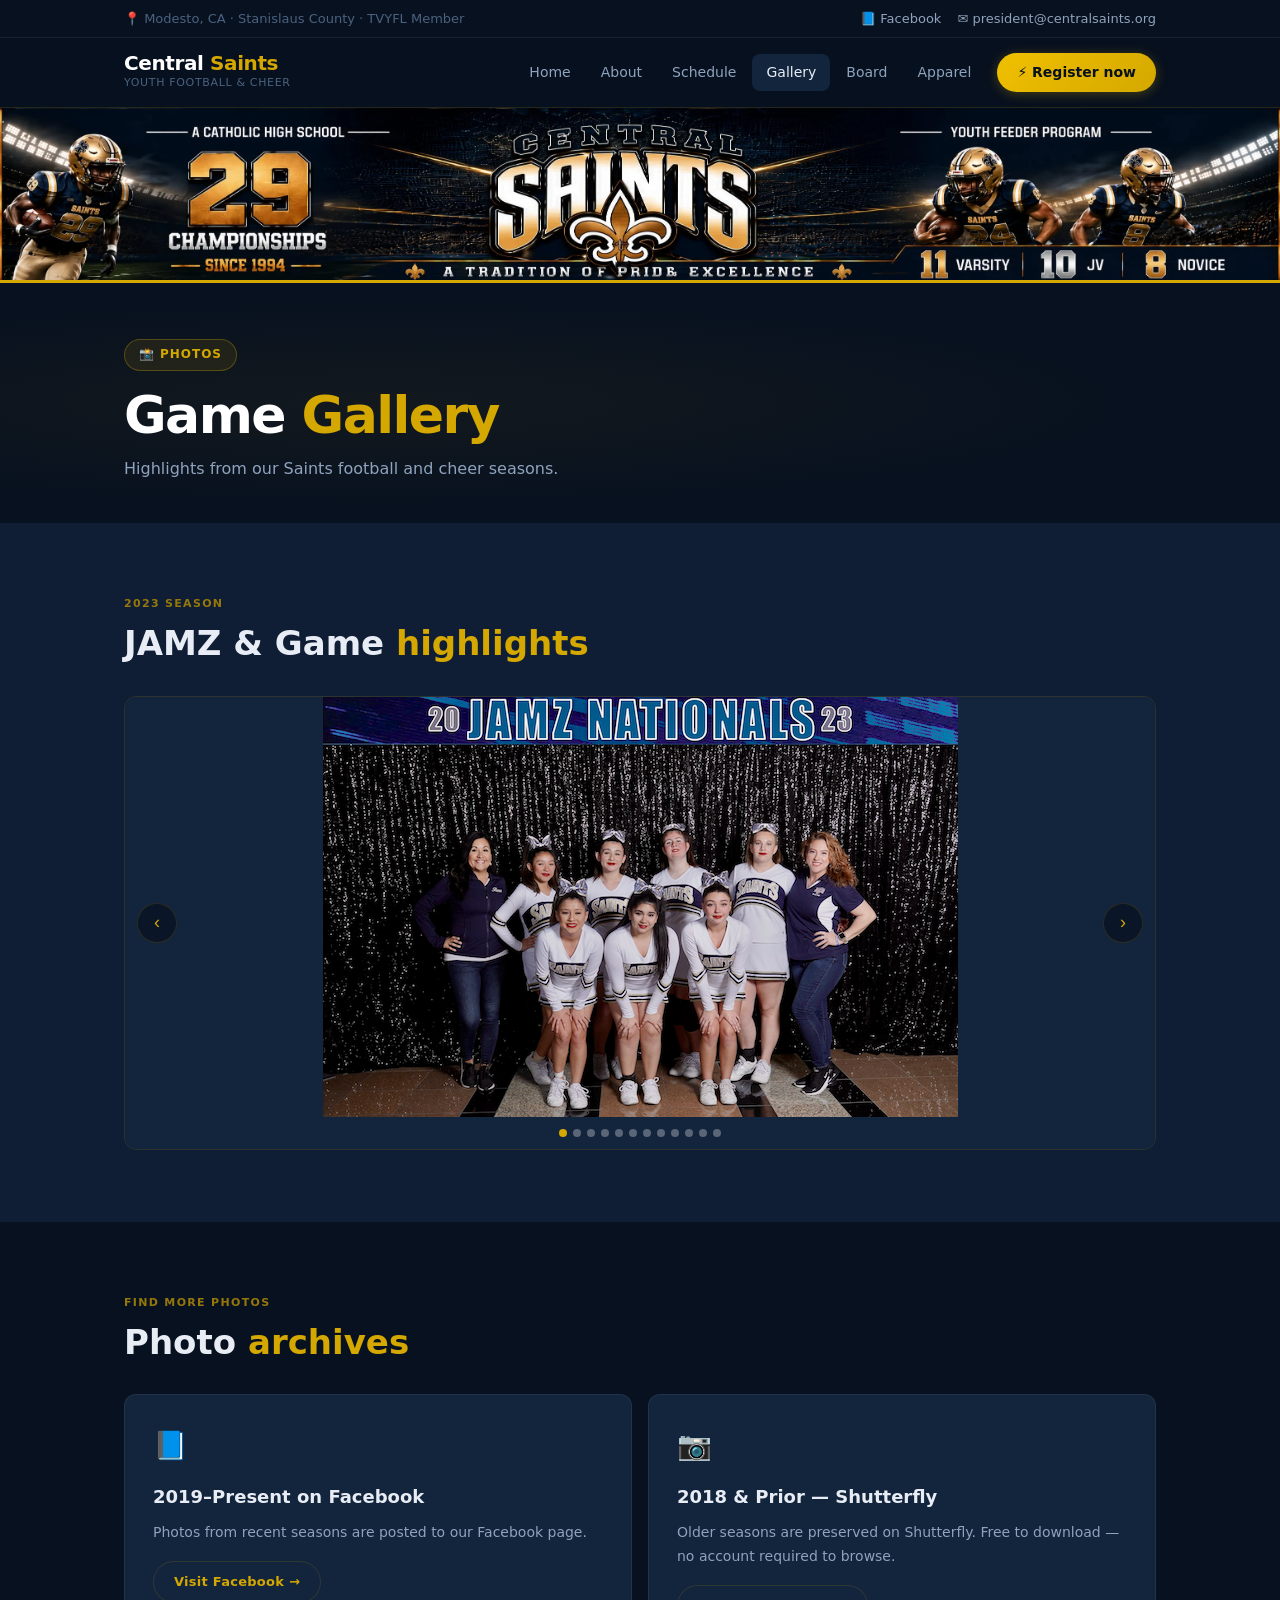
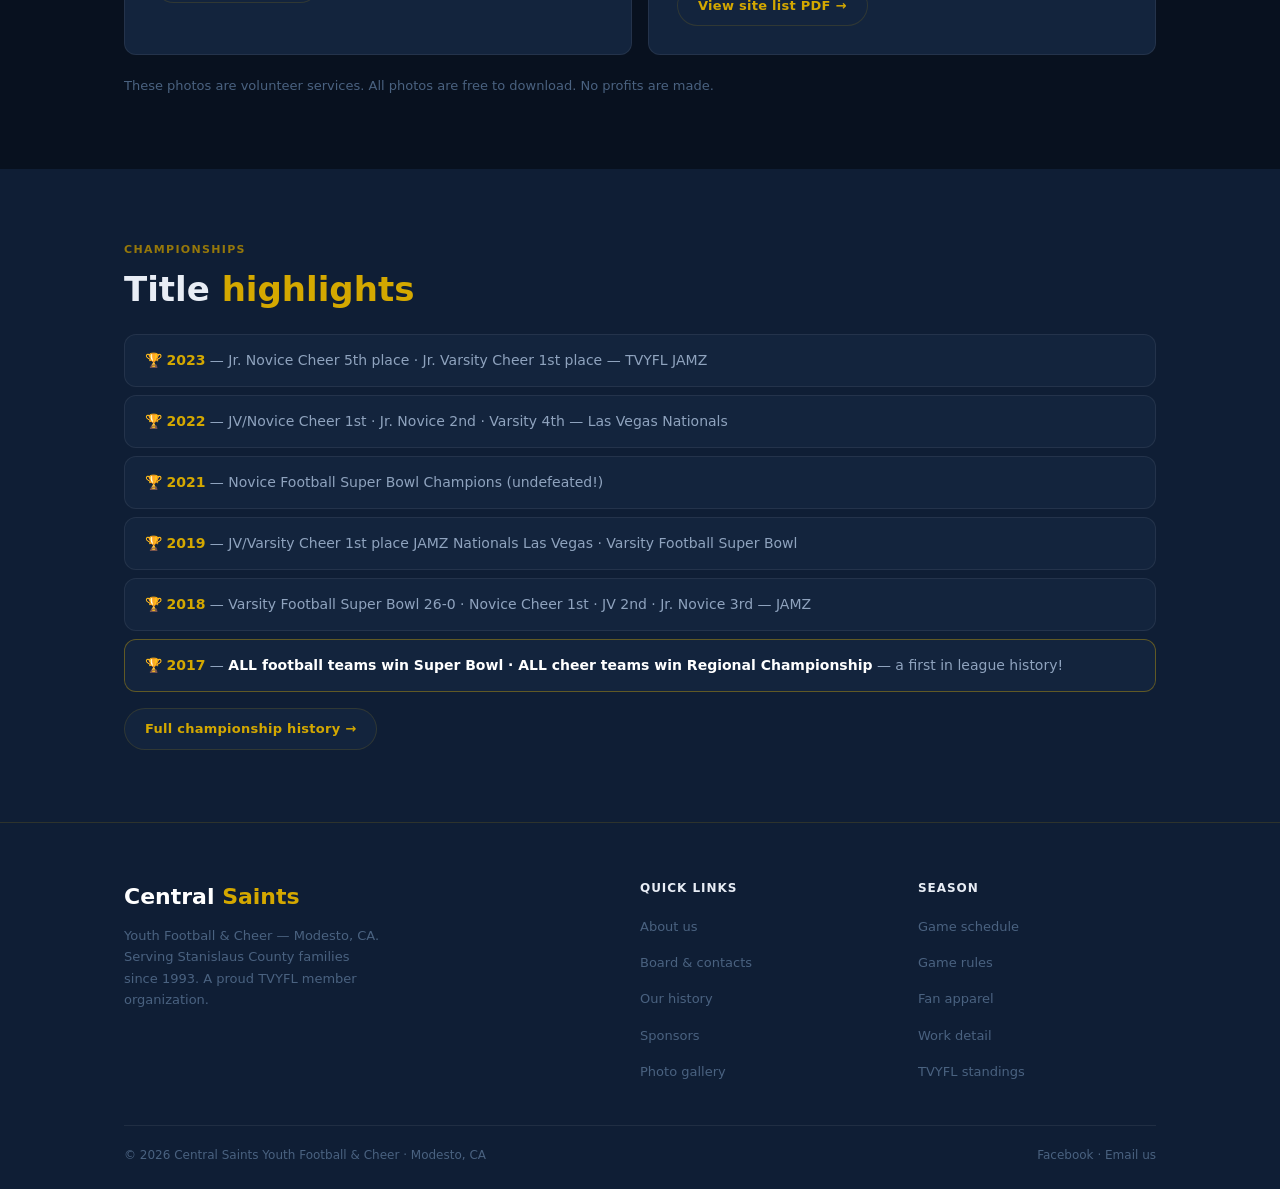
<file: gallery.html>
<!DOCTYPE html>
<html lang="en">
<head>
  <meta charset="UTF-8">
  <meta name="viewport" content="width=device-width, initial-scale=1.0">
  <meta name="description" content="Photo gallery — Central Saints Youth Football and Cheer game and cheer highlights">
  <meta name="keywords" content="Central Saints, Youth Football, Cheer, Modesto, Stanislaus, TVYFL">
  <meta name="msvalidate.01" content="E31318D5FFE5CCACE5E9D68C7A4A8B5A">
  <title>Gallery — Central Saints Youth Football &amp; Cheer</title>
  <link rel="stylesheet" href="assets/css/site.css">
</head>
<body>
  <a href="#main" class="skip-link">Skip to main content</a>
  <div class="topbar"><div class="container"><span>📍 Modesto, CA · Stanislaus County · TVYFL Member</span><div class="topbar-social"><a href="https://www.facebook.com/CSFootball/" target="_blank" rel="noopener">📘 Facebook</a><a href="mailto:president@centralsaints.org">✉️ president@centralsaints.org</a></div></div></div>
  <header class="site-nav" role="banner"><div class="nav-inner"><a href="index.html" class="nav-brand" aria-label="Central Saints home"><span class="brand-name">Central <span>Saints</span></span><span class="brand-sub">Youth Football &amp; Cheer</span></a><button class="nav-toggle" aria-controls="nav-links" aria-expanded="false" aria-label="Toggle navigation"><span></span><span></span><span></span></button><nav id="nav-links" class="nav-links" role="navigation" aria-label="Main navigation"><a href="index.html">Home</a><a href="about.html">About</a><a href="schedule.html">Schedule</a><a href="gallery.html" class="active">Gallery</a><a href="board.html">Board</a><a href="store.html">Apparel</a><a href="https://centralsaints.sportsplus.app/public/4731/registration" target="_blank" rel="noopener" class="nav-cta">⚡ Register now</a></nav></div></header>
  <main id="main">
    <div class="banner-img-wrap"><img src="images/2016banner.webp" alt="Central Saints Youth Football &amp; Cheer" width="3099" height="418"></div>

    <section class="page-hero">
      <div class="container">
        <div class="page-eyebrow">📸 Photos</div>
        <h1 class="page-title">Game <em>Gallery</em></h1>
        <p class="page-subtitle">Highlights from our Saints football and cheer seasons.</p>
      </div>
    </section>

    <section class="section section-mid">
      <div class="container">
        <p class="section-label">2023 Season</p>
        <h2 class="section-heading">JAMZ &amp; Game <em>highlights</em></h2>
        <div style="position:relative;margin-top:32px;border-radius:var(--radius);overflow:hidden;border:1px solid var(--border);" id="carousel">
          <div style="overflow:hidden;">
            <div id="slides" style="display:flex;transition:transform .4s ease;">
              <img src="images/slider/VarsityJamz23Final.png" alt="Varsity JAMZ 2023" style="min-width:100%;max-height:420px;object-fit:contain;background:var(--navy-card);">
              <img src="images/slider/JrNoviceJamz23Final.png" alt="Jr Novice JAMZ 2023" style="min-width:100%;max-height:420px;object-fit:contain;background:var(--navy-card);">
              <img src="images/slider/Novice-JVJamz23.png" alt="Novice-JV JAMZ 2023" style="min-width:100%;max-height:420px;object-fit:contain;background:var(--navy-card);">
              <img src="images/slider/jvpledge23.png" alt="JV Pledge 2023" style="min-width:100%;max-height:420px;object-fit:contain;background:var(--navy-card);">
              <img src="images/slider/51.png" alt="Saints #51" style="min-width:100%;max-height:420px;object-fit:contain;background:var(--navy-card);">
              <img src="images/slider/JrNoviceCaptains.png" alt="Jr Novice Captains" style="min-width:100%;max-height:420px;object-fit:contain;background:var(--navy-card);">
              <img src="images/slider/4RunVarsity.png" alt="Varsity Run" style="min-width:100%;max-height:420px;object-fit:contain;background:var(--navy-card);">
              <img src="images/slider/34runJV.png" alt="JV Run" style="min-width:100%;max-height:420px;object-fit:contain;background:var(--navy-card);">
              <img src="images/slider/5RunJV.png" alt="JV Run #5" style="min-width:100%;max-height:420px;object-fit:contain;background:var(--navy-card);">
              <img src="images/slider/JVCheer.png" alt="JV Cheer" style="min-width:100%;max-height:420px;object-fit:contain;background:var(--navy-card);">
              <img src="images/slider/8run.png" alt="Run #8" style="min-width:100%;max-height:420px;object-fit:contain;background:var(--navy-card);">
              <img src="images/slider/run.png" alt="Run" style="min-width:100%;max-height:420px;object-fit:contain;background:var(--navy-card);">
            </div>
          </div>
          <button onclick="slide(-1)" style="position:absolute;left:12px;top:50%;transform:translateY(-50%);background:rgba(8,17,31,.7);border:1px solid var(--border);color:var(--gold);border-radius:50%;width:40px;height:40px;font-size:18px;cursor:pointer;display:flex;align-items:center;justify-content:center;">‹</button>
          <button onclick="slide(1)" style="position:absolute;right:12px;top:50%;transform:translateY(-50%);background:rgba(8,17,31,.7);border:1px solid var(--border);color:var(--gold);border-radius:50%;width:40px;height:40px;font-size:18px;cursor:pointer;display:flex;align-items:center;justify-content:center;">›</button>
          <div id="dots" style="display:flex;justify-content:center;gap:6px;padding:12px;background:var(--navy-card);"></div>
        </div>
      </div>
    </section>

    <section class="section section-dark">
      <div class="container">
        <p class="section-label">Find more photos</p>
        <h2 class="section-heading">Photo <em>archives</em></h2>
        <div style="display:grid;grid-template-columns:repeat(auto-fit,minmax(280px,1fr));gap:16px;margin-top:32px;">
          <div class="card">
            <div style="font-size:28px;margin-bottom:12px;">📘</div>
            <h3>2019–Present on Facebook</h3>
            <p style="margin-bottom:16px;">Photos from recent seasons are posted to our Facebook page.</p>
            <a href="https://www.facebook.com/CSFootball" target="_blank" rel="noopener" class="btn btn-ghost btn-sm">Visit Facebook →</a>
          </div>
          <div class="card">
            <div style="font-size:28px;margin-bottom:12px;">📷</div>
            <h3>2018 &amp; Prior — Shutterfly</h3>
            <p style="margin-bottom:16px;">Older seasons are preserved on Shutterfly. Free to download — no account required to browse.</p>
            <a href="docs/ShutterflySites.pdf" target="_blank" class="btn btn-ghost btn-sm">View site list PDF →</a>
          </div>
        </div>
        <p style="margin-top:20px;font-size:13px;color:var(--text-muted);">These photos are volunteer services. All photos are free to download. No profits are made.</p>
      </div>
    </section>

    <section class="section section-mid">
      <div class="container">
        <p class="section-label">Championships</p>
        <h2 class="section-heading">Title <em>highlights</em></h2>
        <div style="display:flex;flex-direction:column;gap:8px;margin-top:24px;">
          <div style="padding:14px 20px;background:var(--navy-card);border:1px solid var(--border-dim);border-radius:var(--radius);font-size:14px;color:var(--text-secondary);">🏆 <strong style="color:var(--gold);">2023</strong> — Jr. Novice Cheer 5th place · Jr. Varsity Cheer 1st place — TVYFL JAMZ</div>
          <div style="padding:14px 20px;background:var(--navy-card);border:1px solid var(--border-dim);border-radius:var(--radius);font-size:14px;color:var(--text-secondary);">🏆 <strong style="color:var(--gold);">2022</strong> — JV/Novice Cheer 1st · Jr. Novice 2nd · Varsity 4th — Las Vegas Nationals</div>
          <div style="padding:14px 20px;background:var(--navy-card);border:1px solid var(--border-dim);border-radius:var(--radius);font-size:14px;color:var(--text-secondary);">🏆 <strong style="color:var(--gold);">2021</strong> — Novice Football Super Bowl Champions (undefeated!)</div>
          <div style="padding:14px 20px;background:var(--navy-card);border:1px solid var(--border-dim);border-radius:var(--radius);font-size:14px;color:var(--text-secondary);">🏆 <strong style="color:var(--gold);">2019</strong> — JV/Varsity Cheer 1st place JAMZ Nationals Las Vegas · Varsity Football Super Bowl</div>
          <div style="padding:14px 20px;background:var(--navy-card);border:1px solid var(--border-dim);border-radius:var(--radius);font-size:14px;color:var(--text-secondary);">🏆 <strong style="color:var(--gold);">2018</strong> — Varsity Football Super Bowl 26-0 · Novice Cheer 1st · JV 2nd · Jr. Novice 3rd — JAMZ</div>
          <div style="padding:14px 20px;background:var(--navy-card);border:1px solid rgba(212,168,0,.4);border-radius:var(--radius);font-size:14px;color:var(--text-secondary);">🏆 <strong style="color:var(--gold);">2017</strong> — <strong style="color:var(--white);">ALL football teams win Super Bowl · ALL cheer teams win Regional Championship</strong> — a first in league history!</div>
        </div>
        <p style="margin-top:16px;"><a href="history.html" class="btn btn-ghost btn-sm">Full championship history →</a></p>
      </div>
    </section>
    <script>
      let cur=0;const slides=document.getElementById('slides'),imgs=slides.querySelectorAll('img'),dotsEl=document.getElementById('dots');
      imgs.forEach((_,i)=>{const d=document.createElement('button');d.style.cssText='width:8px;height:8px;border-radius:50%;background:'+(i===0?'var(--gold)':'rgba(255,255,255,.3)')+';border:none;cursor:pointer;';d.onclick=()=>goTo(i);dotsEl.appendChild(d);});
      function goTo(n){cur=n;slides.style.transform='translateX(-'+cur*100+'%)';dotsEl.querySelectorAll('button').forEach((d,i)=>d.style.background=i===cur?'var(--gold)':'rgba(255,255,255,.3)');}
      function slide(dir){goTo((cur+dir+imgs.length)%imgs.length);}
    </script>

  </main>
  <footer class="site-footer" role="contentinfo"><div class="container"><div class="footer-grid"><div class="footer-brand"><div class="brand-name">Central <span>Saints</span></div><p>Youth Football &amp; Cheer — Modesto, CA. Serving Stanislaus County families since 1993. A proud TVYFL member organization.</p></div><div class="footer-col"><h4>Quick links</h4><ul><li><a href="about.html">About us</a></li><li><a href="board.html">Board &amp; contacts</a></li><li><a href="history.html">Our history</a></li><li><a href="sponsors.html">Sponsors</a></li><li><a href="gallery.html">Photo gallery</a></li></ul></div><div class="footer-col"><h4>Season</h4><ul><li><a href="schedule.html">Game schedule</a></li><li><a href="rules.html">Game rules</a></li><li><a href="store.html">Fan apparel</a></li><li><a href="workdetail.html">Work detail</a></li><li><a href="https://www.tvyfl.us" target="_blank" rel="noopener">TVYFL standings</a></li></ul></div></div><div class="footer-bottom"><span>© 2026 Central Saints Youth Football &amp; Cheer · Modesto, CA</span><span><a href="https://www.facebook.com/CSFootball/" target="_blank" rel="noopener">Facebook</a> · <a href="mailto:president@centralsaints.org">Email us</a></span></div></div></footer>
  <script src="assets/js/navigation.js"></script>
</body>
</html>
</file>
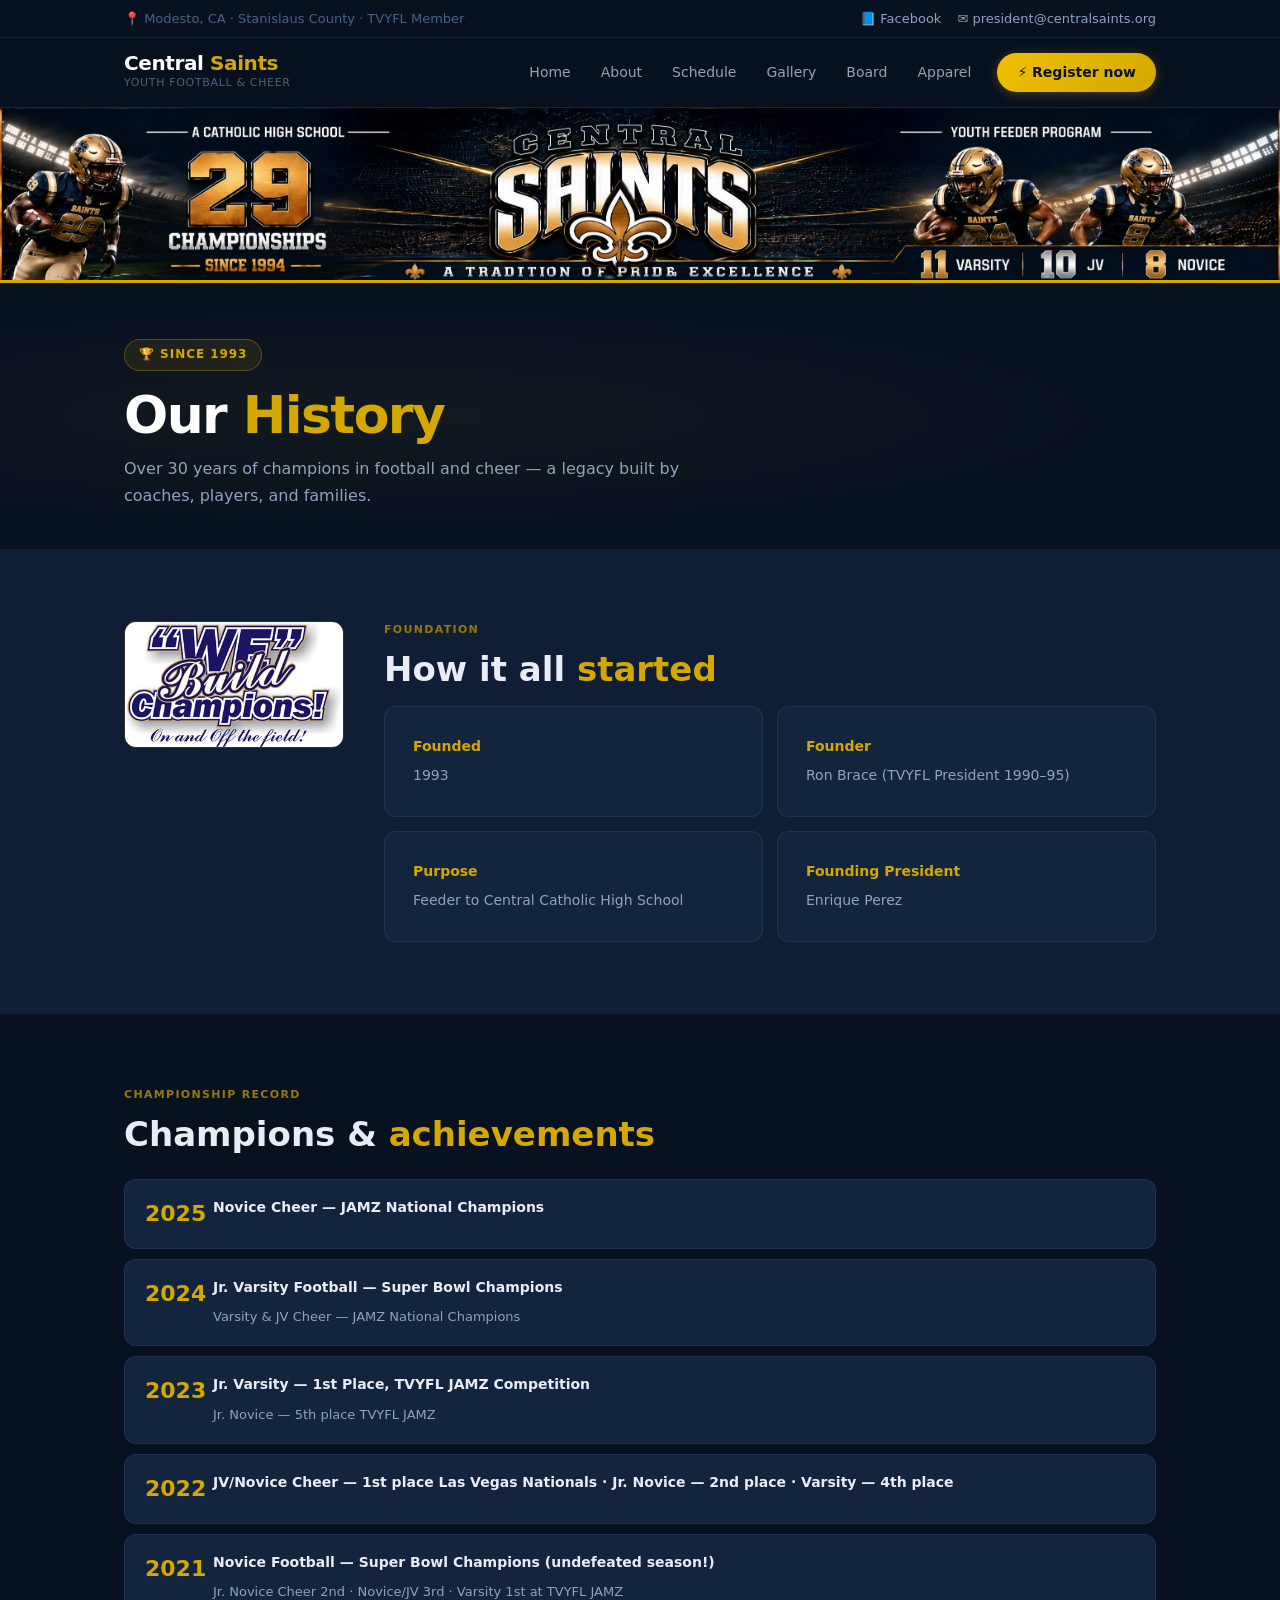
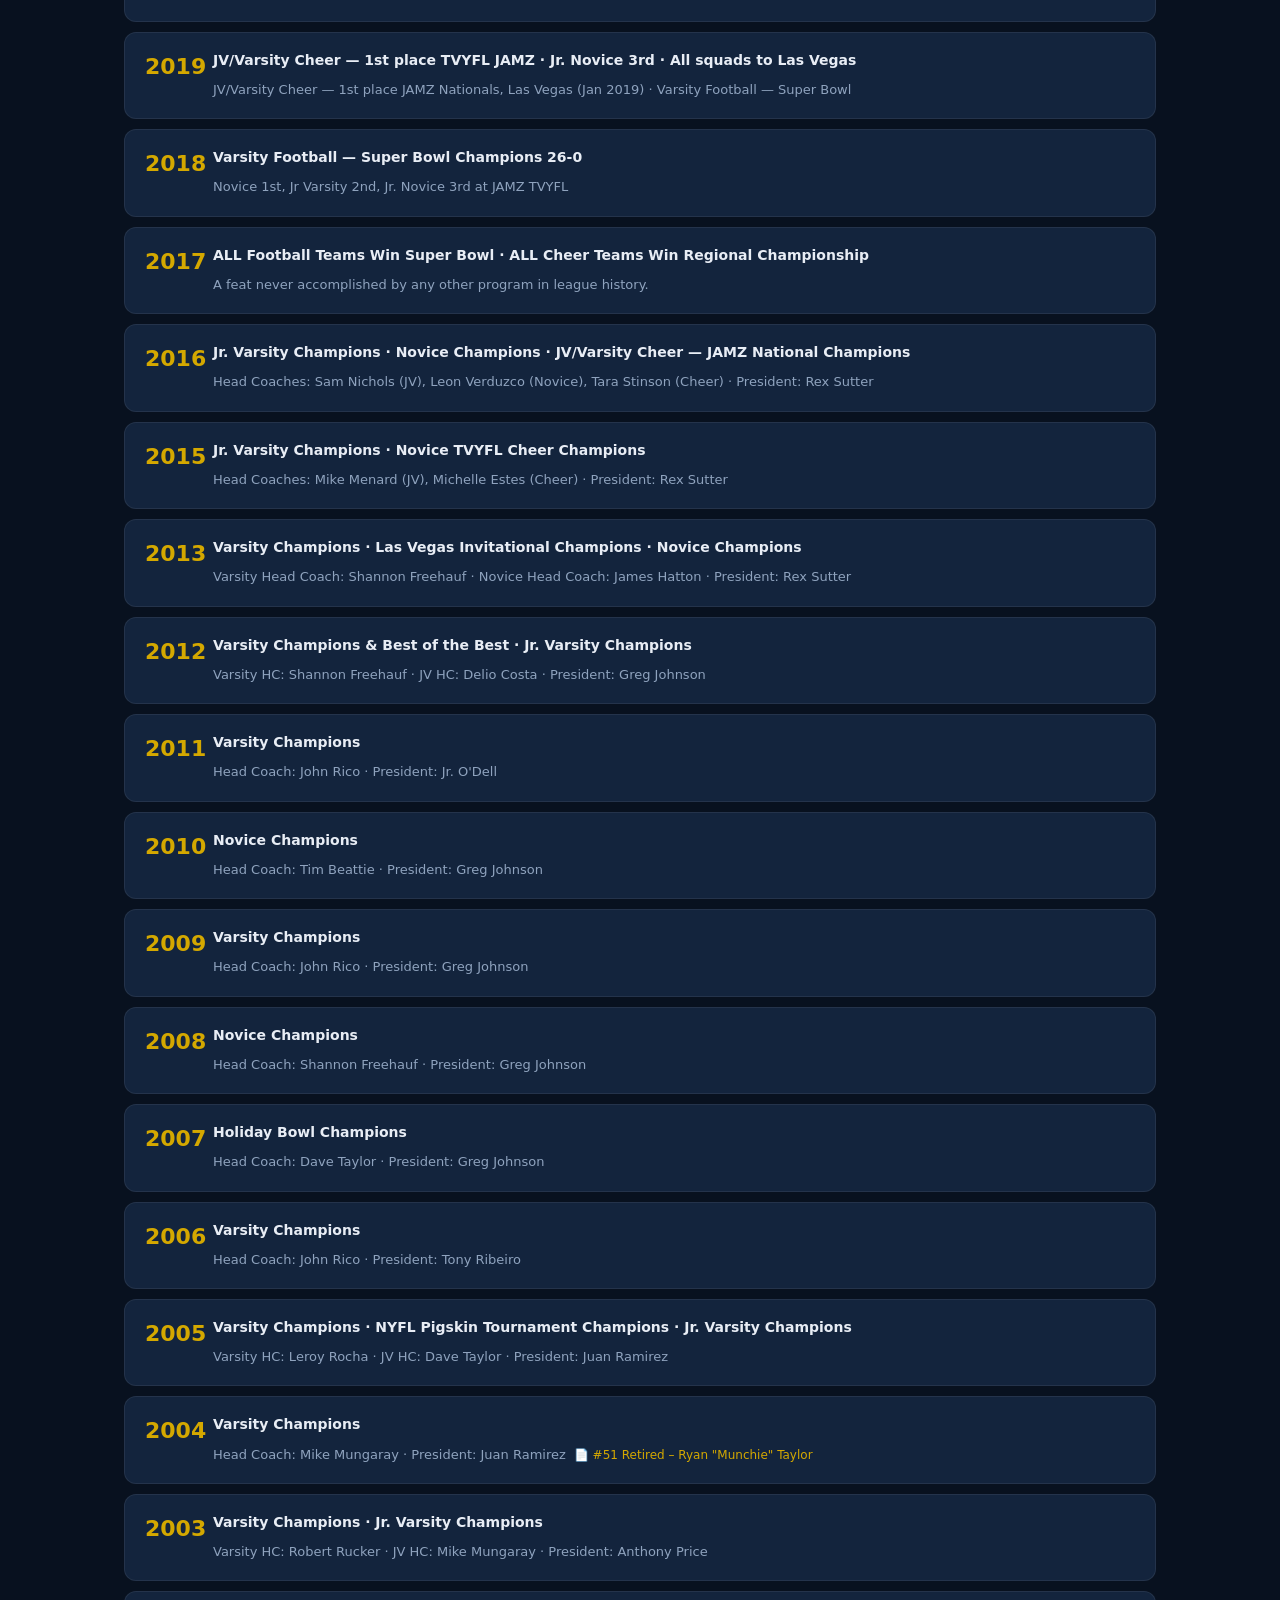
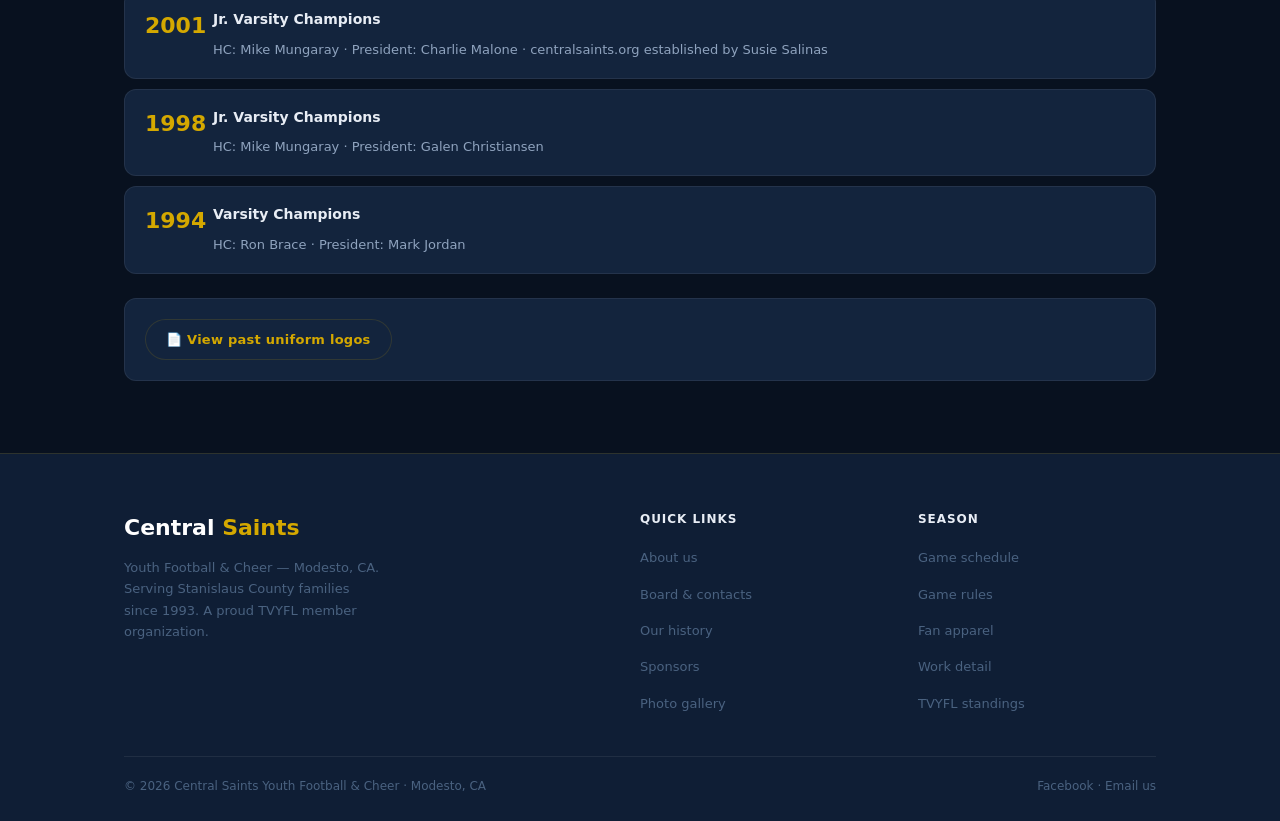
<file: history.html>
<!DOCTYPE html>
<html lang="en">
<head>
  <meta charset="UTF-8">
  <meta name="viewport" content="width=device-width, initial-scale=1.0">
  <meta name="description" content="Championship history of Central Saints Youth Football and Cheer since 1993">
  <meta name="keywords" content="Central Saints, Youth Football, Cheer, Modesto, Stanislaus, TVYFL">
  <meta name="msvalidate.01" content="E31318D5FFE5CCACE5E9D68C7A4A8B5A">
  <title>History — Central Saints Youth Football &amp; Cheer</title>
  <link rel="stylesheet" href="assets/css/site.css">
  <style>
    .champ-list { list-style:none; display:flex; flex-direction:column; gap:10px; margin-top:24px; }
    .champ-item { display:flex; gap:16px; align-items:flex-start; padding:16px 20px; background:var(--navy-card); border:1px solid var(--border-dim); border-radius:var(--radius); transition:border-color .15s; }
    .champ-item:hover { border-color:var(--border); }
    .champ-year { flex-shrink:0; font-size:22px; font-weight:800; color:var(--gold); width:52px; }
    .champ-info strong { display:block; font-size:14px; font-weight:700; color:var(--text-primary); margin-bottom:4px; }
    .champ-info span { font-size:13px; color:var(--text-secondary); }
    .champ-info a { color:var(--gold); font-size:12px; margin-left:8px; }
  </style>
</head>
<body>
  <a href="#main" class="skip-link">Skip to main content</a>
  <div class="topbar"><div class="container"><span>📍 Modesto, CA · Stanislaus County · TVYFL Member</span><div class="topbar-social"><a href="https://www.facebook.com/CSFootball/" target="_blank" rel="noopener">📘 Facebook</a><a href="mailto:president@centralsaints.org">✉️ president@centralsaints.org</a></div></div></div>
  <header class="site-nav" role="banner"><div class="nav-inner"><a href="index.html" class="nav-brand" aria-label="Central Saints home"><span class="brand-name">Central <span>Saints</span></span><span class="brand-sub">Youth Football &amp; Cheer</span></a><button class="nav-toggle" aria-controls="nav-links" aria-expanded="false" aria-label="Toggle navigation"><span></span><span></span><span></span></button><nav id="nav-links" class="nav-links" role="navigation" aria-label="Main navigation"><a href="index.html">Home</a><a href="about.html">About</a><a href="schedule.html">Schedule</a><a href="gallery.html">Gallery</a><a href="board.html">Board</a><a href="store.html">Apparel</a><a href="https://centralsaints.sportsplus.app/public/4731/registration" target="_blank" rel="noopener" class="nav-cta">⚡ Register now</a></nav></div></header>
  <main id="main">
    <div class="banner-img-wrap"><img src="images/2016banner.webp" alt="Central Saints Youth Football &amp; Cheer" width="3099" height="418"></div>

    <section class="page-hero">
      <div class="container">
        <div class="page-eyebrow">🏆 Since 1993</div>
        <h1 class="page-title">Our <em>History</em></h1>
        <p class="page-subtitle">Over 30 years of champions in football and cheer — a legacy built by coaches, players, and families.</p>
      </div>
    </section>

    <section class="section section-mid">
      <div class="container">
        <div style="display:grid;grid-template-columns:auto 1fr;gap:40px;align-items:start;" class="hist-grid">
          <img src="images/icons/We-Build-Champions.jpg" alt="We Build Champions" style="border-radius:var(--radius);border:1px solid var(--border);max-width:220px;">
          <div>
            <p class="section-label">Foundation</p>
            <h2 class="section-heading">How it all <em>started</em></h2>
            <div style="margin-top:16px;display:grid;grid-template-columns:1fr 1fr;gap:14px;">
              <div class="card"><h3 style="font-size:14px;color:var(--gold);font-weight:700;margin-bottom:6px;">Founded</h3><p>1993</p></div>
              <div class="card"><h3 style="font-size:14px;color:var(--gold);font-weight:700;margin-bottom:6px;">Founder</h3><p>Ron Brace (TVYFL President 1990–95)</p></div>
              <div class="card"><h3 style="font-size:14px;color:var(--gold);font-weight:700;margin-bottom:6px;">Purpose</h3><p>Feeder to Central Catholic High School</p></div>
              <div class="card"><h3 style="font-size:14px;color:var(--gold);font-weight:700;margin-bottom:6px;">Founding President</h3><p>Enrique Perez</p></div>
            </div>
          </div>
        </div>
      </div>
    </section>

    <section class="section section-dark">
      <div class="container">
        <p class="section-label">Championship record</p>
        <h2 class="section-heading">Champions &amp; <em>achievements</em></h2>
        <ul class="champ-list">
          <li class="champ-item"><div class="champ-year">2025</div><div class="champ-info"><strong>Novice Cheer — JAMZ National Champions</strong></div></li>
          <li class="champ-item"><div class="champ-year">2024</div><div class="champ-info"><strong>Jr. Varsity Football — Super Bowl Champions</strong><span>Varsity &amp; JV Cheer — JAMZ National Champions</span></div></li>
          <li class="champ-item"><div class="champ-year">2023</div><div class="champ-info"><strong>Jr. Varsity — 1st Place, TVYFL JAMZ Competition</strong><span>Jr. Novice — 5th place TVYFL JAMZ</span></div></li>
          <li class="champ-item"><div class="champ-year">2022</div><div class="champ-info"><strong>JV/Novice Cheer — 1st place Las Vegas Nationals · Jr. Novice — 2nd place · Varsity — 4th place</strong></div></li>
          <li class="champ-item"><div class="champ-year">2021</div><div class="champ-info"><strong>Novice Football — Super Bowl Champions (undefeated season!)</strong><span>Jr. Novice Cheer 2nd · Novice/JV 3rd · Varsity 1st at TVYFL JAMZ</span></div></li>
          <li class="champ-item"><div class="champ-year">2019</div><div class="champ-info"><strong>JV/Varsity Cheer — 1st place TVYFL JAMZ · Jr. Novice 3rd · All squads to Las Vegas</strong><span>JV/Varsity Cheer — 1st place JAMZ Nationals, Las Vegas (Jan 2019) · Varsity Football — Super Bowl</span></div></li>
          <li class="champ-item"><div class="champ-year">2018</div><div class="champ-info"><strong>Varsity Football — Super Bowl Champions 26-0</strong><span>Novice 1st, Jr Varsity 2nd, Jr. Novice 3rd at JAMZ TVYFL</span></div></li>
          <li class="champ-item"><div class="champ-year">2017</div><div class="champ-info"><strong>ALL Football Teams Win Super Bowl · ALL Cheer Teams Win Regional Championship</strong><span>A feat never accomplished by any other program in league history.</span></div></li>
          <li class="champ-item"><div class="champ-year">2016</div><div class="champ-info"><strong>Jr. Varsity Champions · Novice Champions · JV/Varsity Cheer — JAMZ National Champions</strong><span>Head Coaches: Sam Nichols (JV), Leon Verduzco (Novice), Tara Stinson (Cheer) · President: Rex Sutter</span></div></li>
          <li class="champ-item"><div class="champ-year">2015</div><div class="champ-info"><strong>Jr. Varsity Champions · Novice TVYFL Cheer Champions</strong><span>Head Coaches: Mike Menard (JV), Michelle Estes (Cheer) · President: Rex Sutter</span></div></li>
          <li class="champ-item"><div class="champ-year">2013</div><div class="champ-info"><strong>Varsity Champions · Las Vegas Invitational Champions · Novice Champions</strong><span>Varsity Head Coach: Shannon Freehauf · Novice Head Coach: James Hatton · President: Rex Sutter</span></div></li>
          <li class="champ-item"><div class="champ-year">2012</div><div class="champ-info"><strong>Varsity Champions &amp; Best of the Best · Jr. Varsity Champions</strong><span>Varsity HC: Shannon Freehauf · JV HC: Delio Costa · President: Greg Johnson</span></div></li>
          <li class="champ-item"><div class="champ-year">2011</div><div class="champ-info"><strong>Varsity Champions</strong><span>Head Coach: John Rico · President: Jr. O'Dell</span></div></li>
          <li class="champ-item"><div class="champ-year">2010</div><div class="champ-info"><strong>Novice Champions</strong><span>Head Coach: Tim Beattie · President: Greg Johnson</span></div></li>
          <li class="champ-item"><div class="champ-year">2009</div><div class="champ-info"><strong>Varsity Champions</strong><span>Head Coach: John Rico · President: Greg Johnson</span></div></li>
          <li class="champ-item"><div class="champ-year">2008</div><div class="champ-info"><strong>Novice Champions</strong><span>Head Coach: Shannon Freehauf · President: Greg Johnson</span></div></li>
          <li class="champ-item"><div class="champ-year">2007</div><div class="champ-info"><strong>Holiday Bowl Champions</strong><span>Head Coach: Dave Taylor · President: Greg Johnson</span></div></li>
          <li class="champ-item"><div class="champ-year">2006</div><div class="champ-info"><strong>Varsity Champions</strong><span>Head Coach: John Rico · President: Tony Ribeiro</span></div></li>
          <li class="champ-item"><div class="champ-year">2005</div><div class="champ-info"><strong>Varsity Champions · NYFL Pigskin Tournament Champions · Jr. Varsity Champions</strong><span>Varsity HC: Leroy Rocha · JV HC: Dave Taylor · President: Juan Ramirez</span></div></li>
          <li class="champ-item"><div class="champ-year">2004</div><div class="champ-info"><strong>Varsity Champions</strong><span>Head Coach: Mike Mungaray · President: Juan Ramirez</span><a href="docs/RetiredJersey.pdf" target="_blank">📄 #51 Retired – Ryan "Munchie" Taylor</a></div></li>
          <li class="champ-item"><div class="champ-year">2003</div><div class="champ-info"><strong>Varsity Champions · Jr. Varsity Champions</strong><span>Varsity HC: Robert Rucker · JV HC: Mike Mungaray · President: Anthony Price</span></div></li>
          <li class="champ-item"><div class="champ-year">2001</div><div class="champ-info"><strong>Jr. Varsity Champions</strong><span>HC: Mike Mungaray · President: Charlie Malone · centralsaints.org established by Susie Salinas</span></div></li>
          <li class="champ-item"><div class="champ-year">1998</div><div class="champ-info"><strong>Jr. Varsity Champions</strong><span>HC: Mike Mungaray · President: Galen Christiansen</span></div></li>
          <li class="champ-item"><div class="champ-year">1994</div><div class="champ-info"><strong>Varsity Champions</strong><span>HC: Ron Brace · President: Mark Jordan</span></div></li>
        </ul>
        <div style="margin-top:24px;padding:20px;background:var(--navy-card);border:1px solid var(--border-dim);border-radius:var(--radius);">
          <a href="docs/SaintsPastUniforms.pdf" target="_blank" class="btn btn-ghost btn-sm">📄 View past uniform logos</a>
        </div>
      </div>
    </section>
    <style>@media(max-width:560px){.hist-grid{grid-template-columns:1fr!important;} .hist-grid img{max-width:100%!important;}}</style>

  </main>
  <footer class="site-footer" role="contentinfo"><div class="container"><div class="footer-grid"><div class="footer-brand"><div class="brand-name">Central <span>Saints</span></div><p>Youth Football &amp; Cheer — Modesto, CA. Serving Stanislaus County families since 1993. A proud TVYFL member organization.</p></div><div class="footer-col"><h4>Quick links</h4><ul><li><a href="about.html">About us</a></li><li><a href="board.html">Board &amp; contacts</a></li><li><a href="history.html">Our history</a></li><li><a href="sponsors.html">Sponsors</a></li><li><a href="gallery.html">Photo gallery</a></li></ul></div><div class="footer-col"><h4>Season</h4><ul><li><a href="schedule.html">Game schedule</a></li><li><a href="rules.html">Game rules</a></li><li><a href="store.html">Fan apparel</a></li><li><a href="workdetail.html">Work detail</a></li><li><a href="https://www.tvyfl.us" target="_blank" rel="noopener">TVYFL standings</a></li></ul></div></div><div class="footer-bottom"><span>© 2026 Central Saints Youth Football &amp; Cheer · Modesto, CA</span><span><a href="https://www.facebook.com/CSFootball/" target="_blank" rel="noopener">Facebook</a> · <a href="mailto:president@centralsaints.org">Email us</a></span></div></div></footer>
  <script src="assets/js/navigation.js"></script>
</body>
</html>
</file>
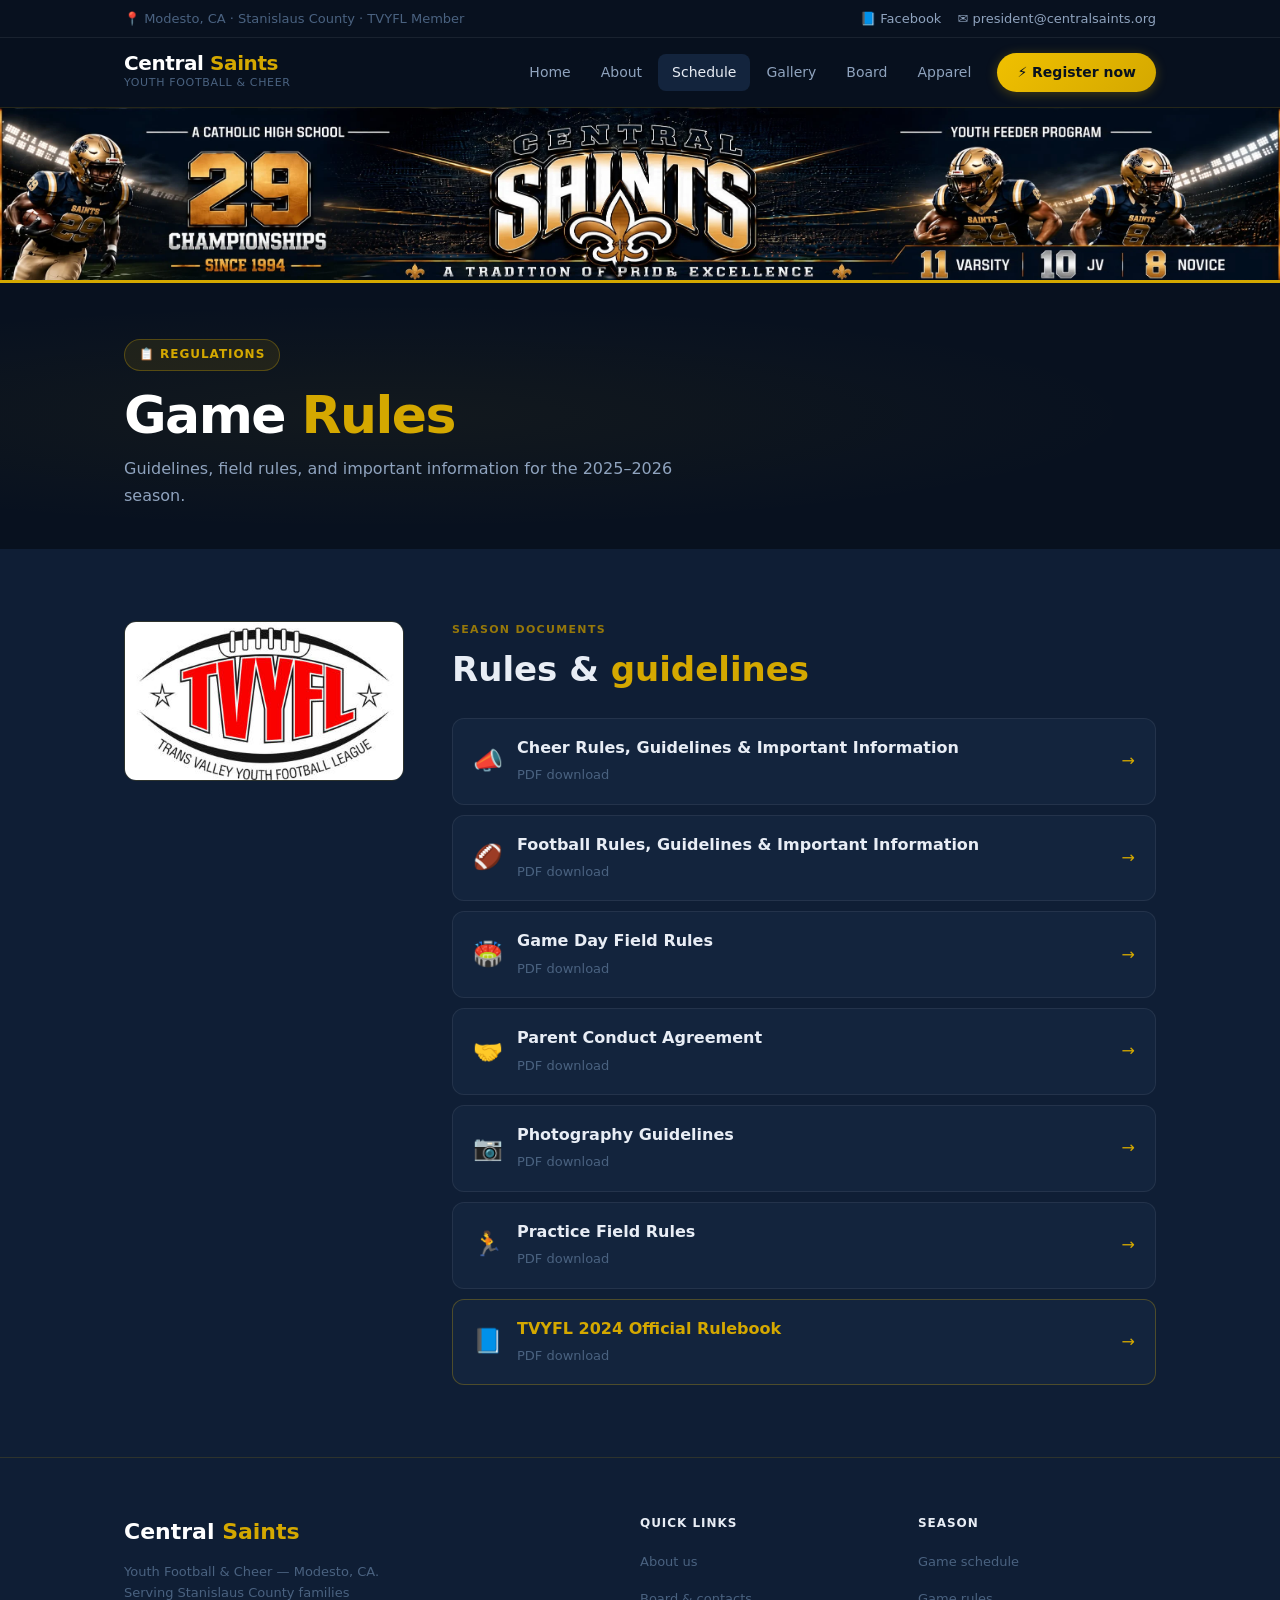
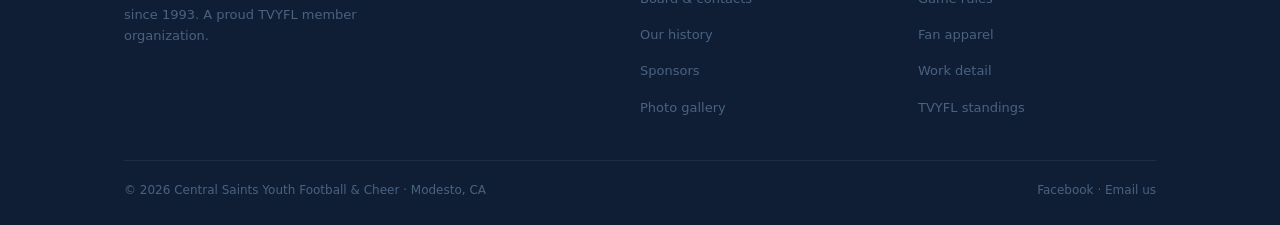
<file: rules.html>
<!DOCTYPE html>
<html lang="en">
<head>
  <meta charset="UTF-8">
  <meta name="viewport" content="width=device-width, initial-scale=1.0">
  <meta name="description" content="Game rules and guidelines — Central Saints Youth Football and Cheer">
  <meta name="keywords" content="Central Saints, Youth Football, Cheer, Modesto, Stanislaus, TVYFL">
  <meta name="msvalidate.01" content="E31318D5FFE5CCACE5E9D68C7A4A8B5A">
  <title>Rules — Central Saints Youth Football &amp; Cheer</title>
  <link rel="stylesheet" href="assets/css/site.css">
</head>
<body>
  <a href="#main" class="skip-link">Skip to main content</a>
  <div class="topbar"><div class="container"><span>📍 Modesto, CA · Stanislaus County · TVYFL Member</span><div class="topbar-social"><a href="https://www.facebook.com/CSFootball/" target="_blank" rel="noopener">📘 Facebook</a><a href="mailto:president@centralsaints.org">✉️ president@centralsaints.org</a></div></div></div>
  <header class="site-nav" role="banner"><div class="nav-inner"><a href="index.html" class="nav-brand" aria-label="Central Saints home"><span class="brand-name">Central <span>Saints</span></span><span class="brand-sub">Youth Football &amp; Cheer</span></a><button class="nav-toggle" aria-controls="nav-links" aria-expanded="false" aria-label="Toggle navigation"><span></span><span></span><span></span></button><nav id="nav-links" class="nav-links" role="navigation" aria-label="Main navigation"><a href="index.html">Home</a><a href="about.html">About</a><a href="schedule.html" class="active">Schedule</a><a href="gallery.html">Gallery</a><a href="board.html">Board</a><a href="store.html">Apparel</a><a href="https://centralsaints.sportsplus.app/public/4731/registration" target="_blank" rel="noopener" class="nav-cta">⚡ Register now</a></nav></div></header>
  <main id="main">
    <div class="banner-img-wrap"><img src="images/2016banner.webp" alt="Central Saints Youth Football &amp; Cheer" width="3099" height="418"></div>

    <section class="page-hero">
      <div class="container">
        <div class="page-eyebrow">📋 Regulations</div>
        <h1 class="page-title">Game <em>Rules</em></h1>
        <p class="page-subtitle">Guidelines, field rules, and important information for the 2025–2026 season.</p>
      </div>
    </section>

    <section class="section section-mid">
      <div class="container">
        <div style="display:grid;grid-template-columns:auto 1fr;gap:48px;align-items:start;" class="rules-grid">
          <img src="images/icons/TVYFL.jpg" alt="TVYFL" style="border-radius:var(--radius);border:1px solid var(--border);max-width:280px;width:100%;">
          <div>
            <p class="section-label">Season documents</p>
            <h2 class="section-heading">Rules &amp; <em>guidelines</em></h2>
            <div style="display:flex;flex-direction:column;gap:10px;margin-top:28px;">
              <a href="forms/rules-cheer.pdf" target="_blank" style="display:flex;align-items:center;gap:14px;padding:16px 20px;background:var(--navy-card);border:1px solid var(--border-dim);border-radius:var(--radius);color:var(--text-primary);text-decoration:none;transition:border-color .15s;" onmouseover="this.style.borderColor='var(--gold)'" onmouseout="this.style.borderColor='var(--border-dim)'">
                <span style="font-size:24px;">📣</span><div><strong style="display:block;">Cheer Rules, Guidelines &amp; Important Information</strong><span style="font-size:13px;color:var(--text-muted);">PDF download</span></div><span style="margin-left:auto;color:var(--gold);">→</span>
              </a>
              <a href="docs/rules-football.pdf" target="_blank" style="display:flex;align-items:center;gap:14px;padding:16px 20px;background:var(--navy-card);border:1px solid var(--border-dim);border-radius:var(--radius);color:var(--text-primary);text-decoration:none;transition:border-color .15s;" onmouseover="this.style.borderColor='var(--gold)'" onmouseout="this.style.borderColor='var(--border-dim)'">
                <span style="font-size:24px;">🏈</span><div><strong style="display:block;">Football Rules, Guidelines &amp; Important Information</strong><span style="font-size:13px;color:var(--text-muted);">PDF download</span></div><span style="margin-left:auto;color:var(--gold);">→</span>
              </a>
              <a href="forms/gameday-Rules.pdf" target="_blank" style="display:flex;align-items:center;gap:14px;padding:16px 20px;background:var(--navy-card);border:1px solid var(--border-dim);border-radius:var(--radius);color:var(--text-primary);text-decoration:none;transition:border-color .15s;" onmouseover="this.style.borderColor='var(--gold)'" onmouseout="this.style.borderColor='var(--border-dim)'">
                <span style="font-size:24px;">🏟️</span><div><strong style="display:block;">Game Day Field Rules</strong><span style="font-size:13px;color:var(--text-muted);">PDF download</span></div><span style="margin-left:auto;color:var(--gold);">→</span>
              </a>
              <a href="forms/parent-conduct.pdf" target="_blank" style="display:flex;align-items:center;gap:14px;padding:16px 20px;background:var(--navy-card);border:1px solid var(--border-dim);border-radius:var(--radius);color:var(--text-primary);text-decoration:none;transition:border-color .15s;" onmouseover="this.style.borderColor='var(--gold)'" onmouseout="this.style.borderColor='var(--border-dim)'">
                <span style="font-size:24px;">🤝</span><div><strong style="display:block;">Parent Conduct Agreement</strong><span style="font-size:13px;color:var(--text-muted);">PDF download</span></div><span style="margin-left:auto;color:var(--gold);">→</span>
              </a>
              <a href="forms/PhotographyGuidelines.pdf" target="_blank" style="display:flex;align-items:center;gap:14px;padding:16px 20px;background:var(--navy-card);border:1px solid var(--border-dim);border-radius:var(--radius);color:var(--text-primary);text-decoration:none;transition:border-color .15s;" onmouseover="this.style.borderColor='var(--gold)'" onmouseout="this.style.borderColor='var(--border-dim)'">
                <span style="font-size:24px;">📷</span><div><strong style="display:block;">Photography Guidelines</strong><span style="font-size:13px;color:var(--text-muted);">PDF download</span></div><span style="margin-left:auto;color:var(--gold);">→</span>
              </a>
              <a href="forms/practice-field-regulations.pdf" target="_blank" style="display:flex;align-items:center;gap:14px;padding:16px 20px;background:var(--navy-card);border:1px solid var(--border-dim);border-radius:var(--radius);color:var(--text-primary);text-decoration:none;transition:border-color .15s;" onmouseover="this.style.borderColor='var(--gold)'" onmouseout="this.style.borderColor='var(--border-dim)'">
                <span style="font-size:24px;">🏃</span><div><strong style="display:block;">Practice Field Rules</strong><span style="font-size:13px;color:var(--text-muted);">PDF download</span></div><span style="margin-left:auto;color:var(--gold);">→</span>
              </a>
              <a href="docs/tvyfl-rulebook-2024.pdf" target="_blank" style="display:flex;align-items:center;gap:14px;padding:16px 20px;background:var(--navy-card);border:1px solid rgba(212,168,0,.3);border-radius:var(--radius);color:var(--text-primary);text-decoration:none;transition:border-color .15s;" onmouseover="this.style.borderColor='var(--gold)'" onmouseout="this.style.borderColor='rgba(212,168,0,.3)'">
                <span style="font-size:24px;">📘</span><div><strong style="display:block;color:var(--gold);">TVYFL 2024 Official Rulebook</strong><span style="font-size:13px;color:var(--text-muted);">PDF download</span></div><span style="margin-left:auto;color:var(--gold);">→</span>
              </a>
            </div>
          </div>
        </div>
      </div>
    </section>
    <style>@media(max-width:640px){.rules-grid{grid-template-columns:1fr!important;} .rules-grid img{max-width:100%!important;}}</style>

  </main>
  <footer class="site-footer" role="contentinfo"><div class="container"><div class="footer-grid"><div class="footer-brand"><div class="brand-name">Central <span>Saints</span></div><p>Youth Football &amp; Cheer — Modesto, CA. Serving Stanislaus County families since 1993. A proud TVYFL member organization.</p></div><div class="footer-col"><h4>Quick links</h4><ul><li><a href="about.html">About us</a></li><li><a href="board.html">Board &amp; contacts</a></li><li><a href="history.html">Our history</a></li><li><a href="sponsors.html">Sponsors</a></li><li><a href="gallery.html">Photo gallery</a></li></ul></div><div class="footer-col"><h4>Season</h4><ul><li><a href="schedule.html">Game schedule</a></li><li><a href="rules.html">Game rules</a></li><li><a href="store.html">Fan apparel</a></li><li><a href="workdetail.html">Work detail</a></li><li><a href="https://www.tvyfl.us" target="_blank" rel="noopener">TVYFL standings</a></li></ul></div></div><div class="footer-bottom"><span>© 2026 Central Saints Youth Football &amp; Cheer · Modesto, CA</span><span><a href="https://www.facebook.com/CSFootball/" target="_blank" rel="noopener">Facebook</a> · <a href="mailto:president@centralsaints.org">Email us</a></span></div></div></footer>
  <script src="assets/js/navigation.js"></script>
</body>
</html>
</file>
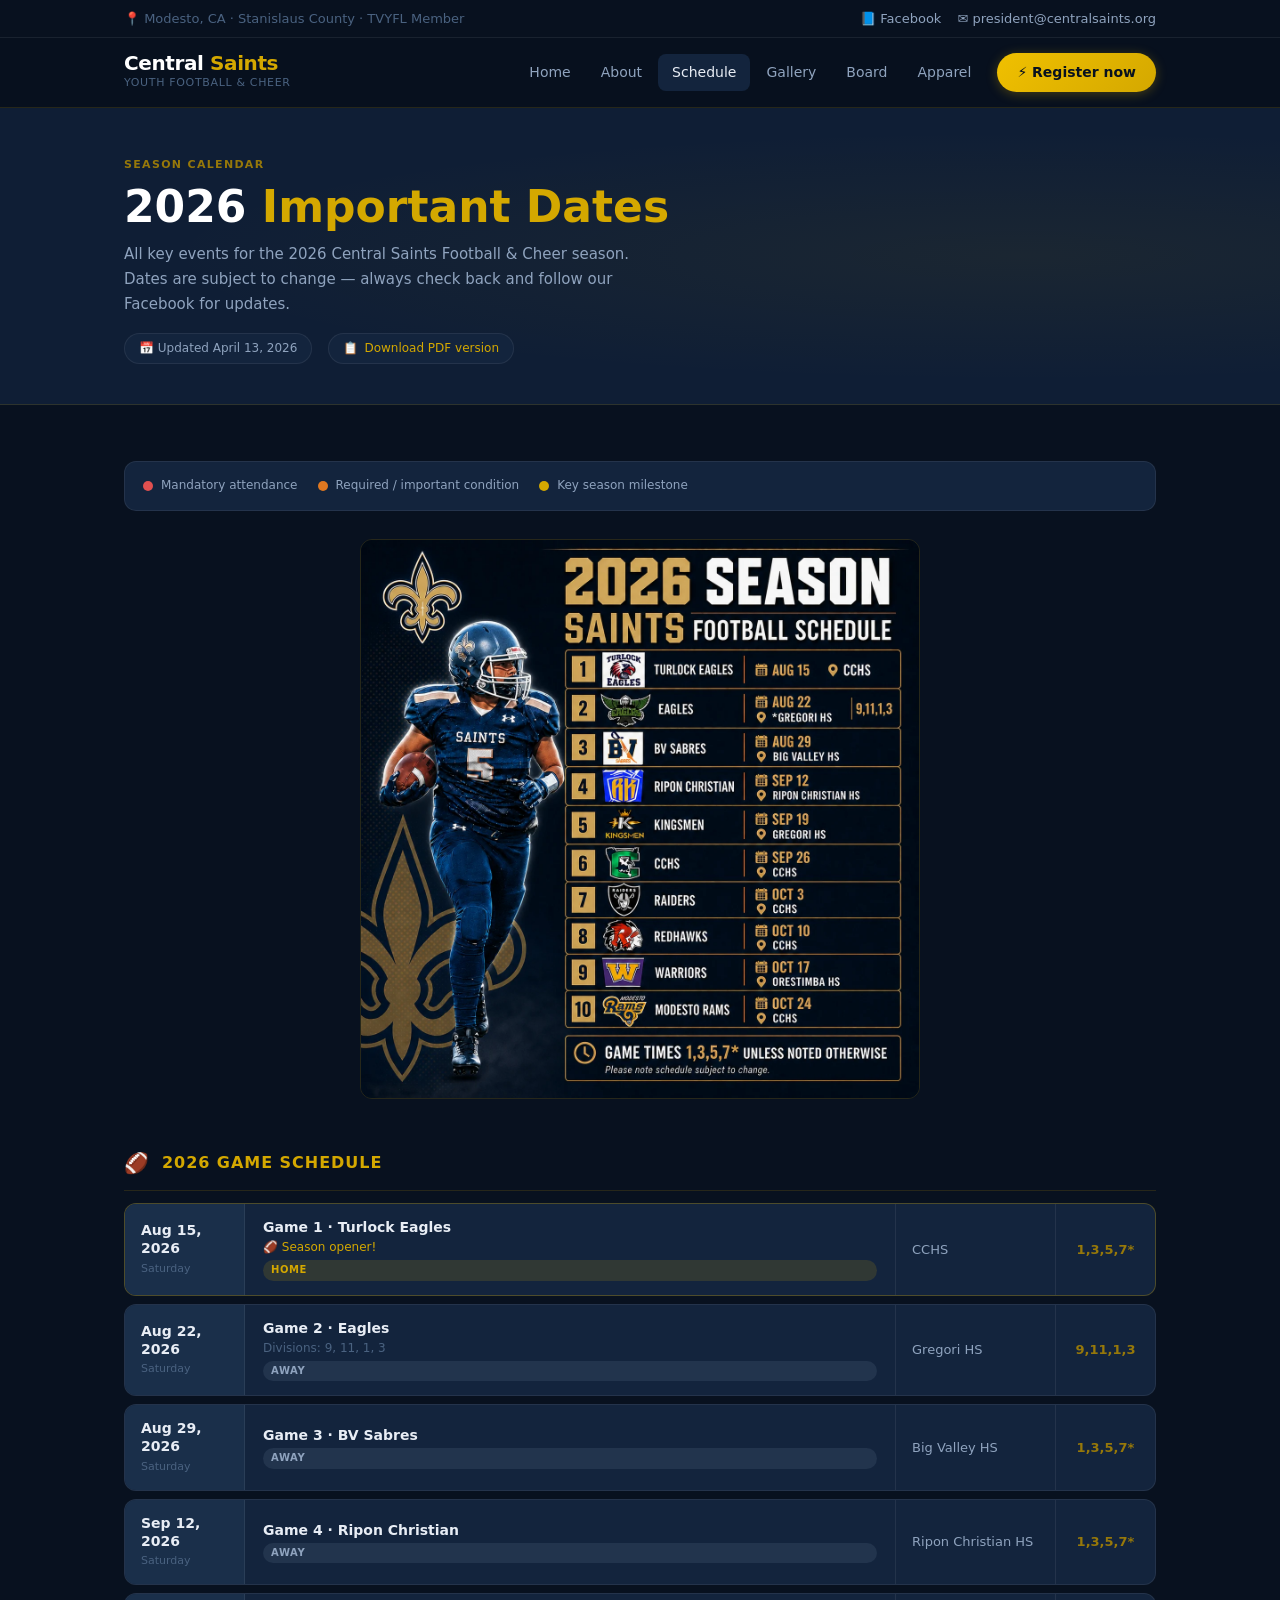
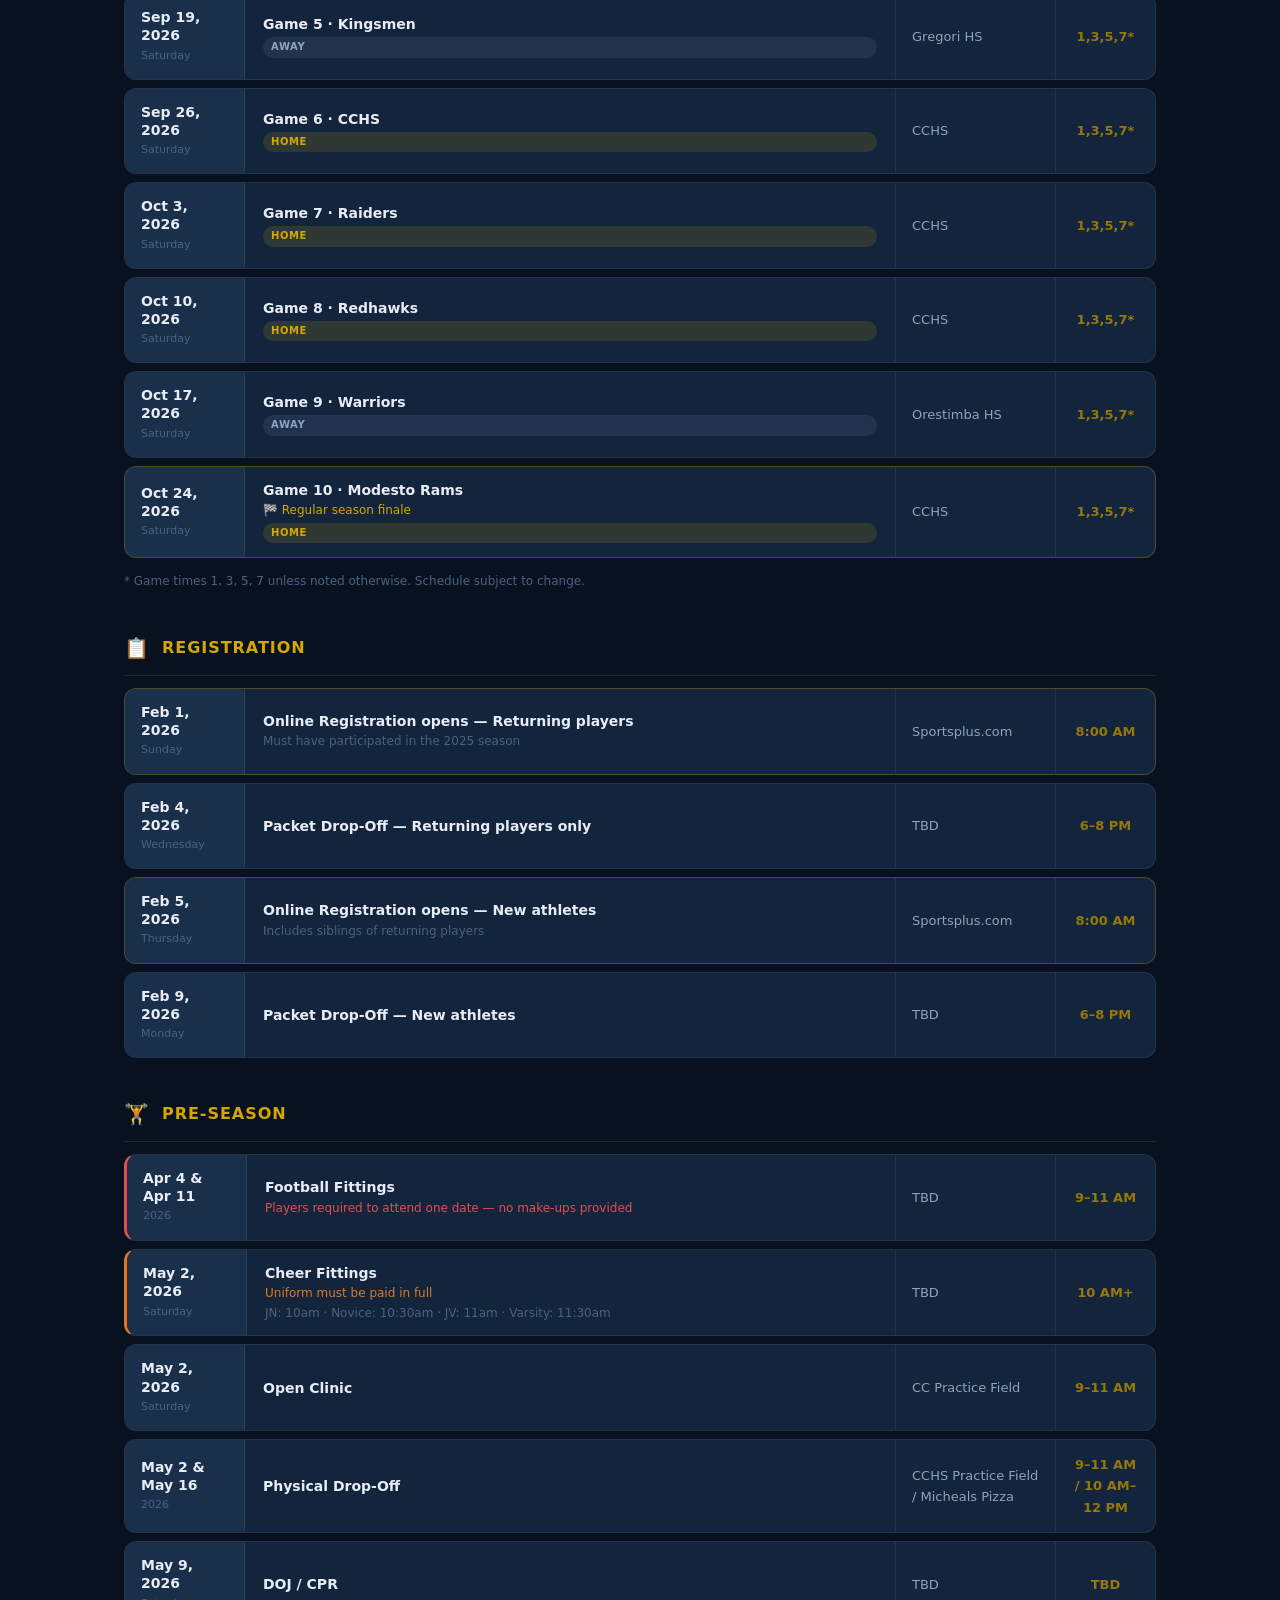
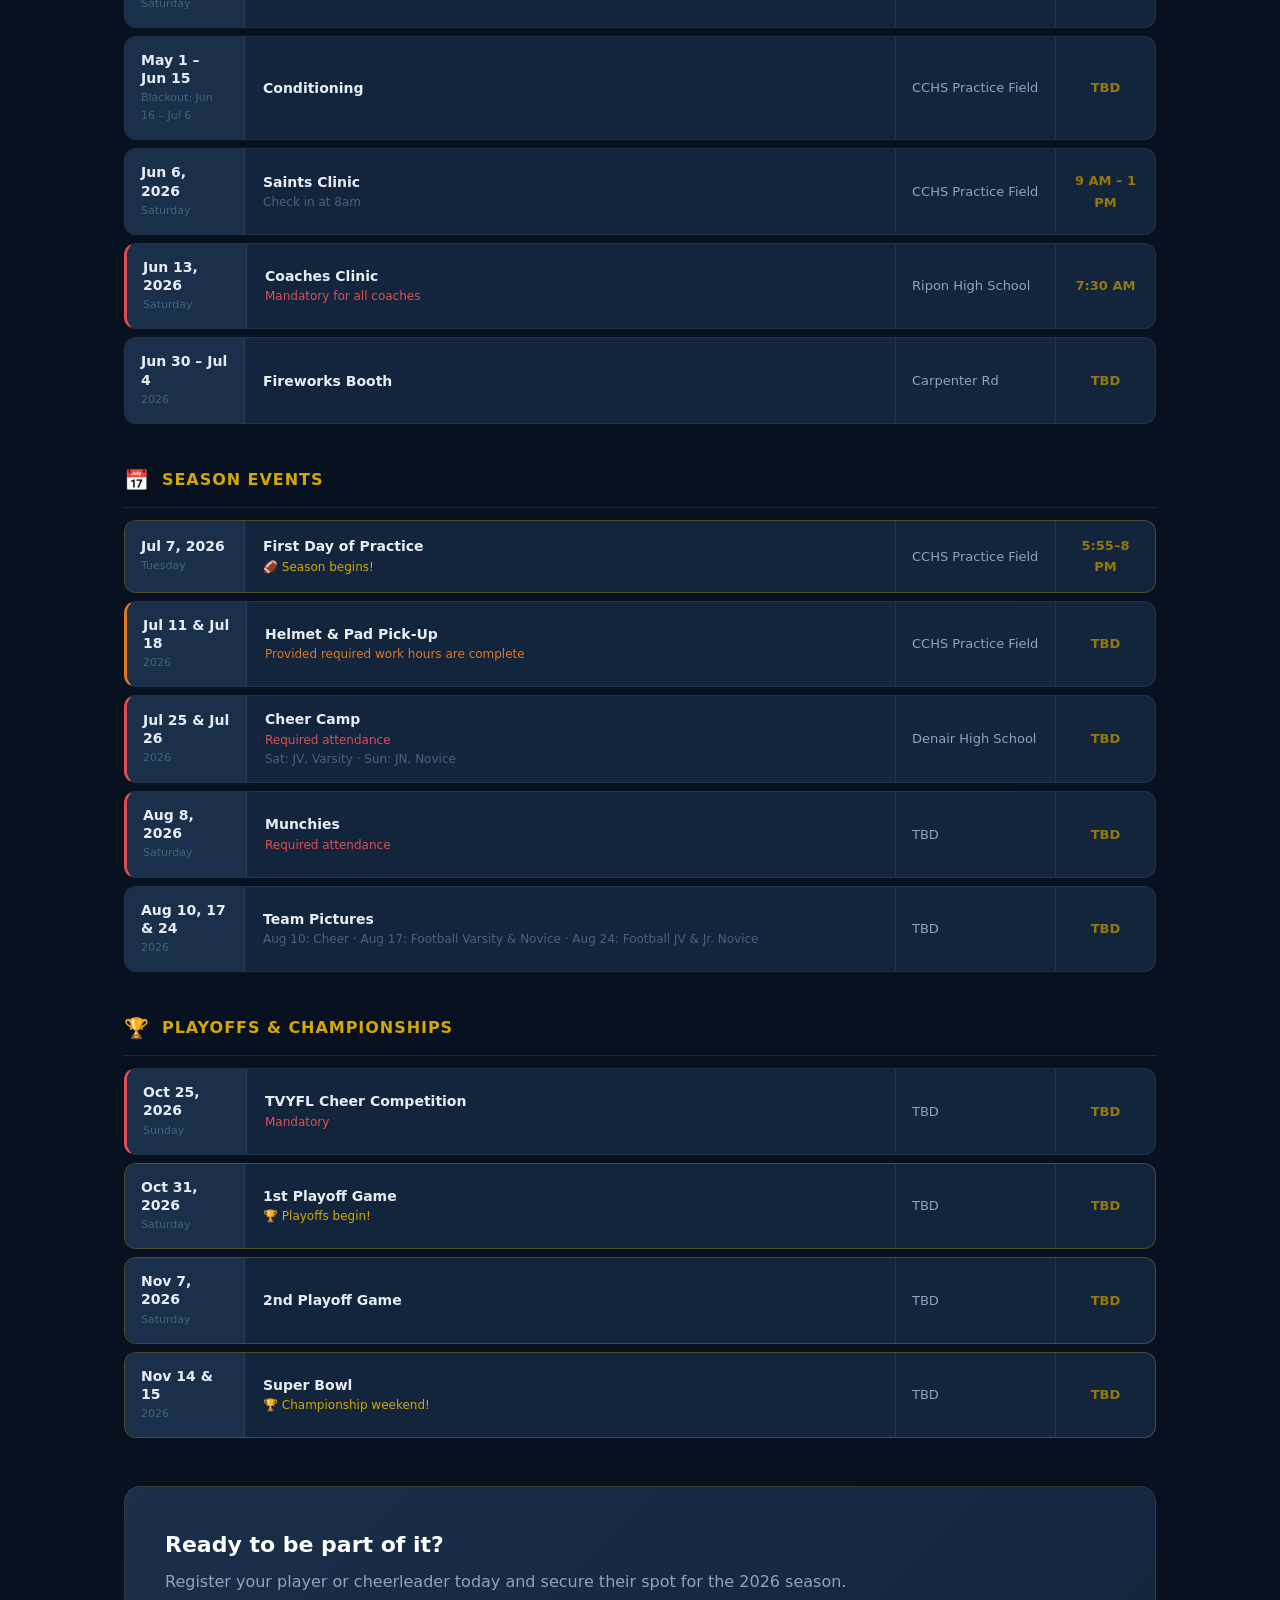
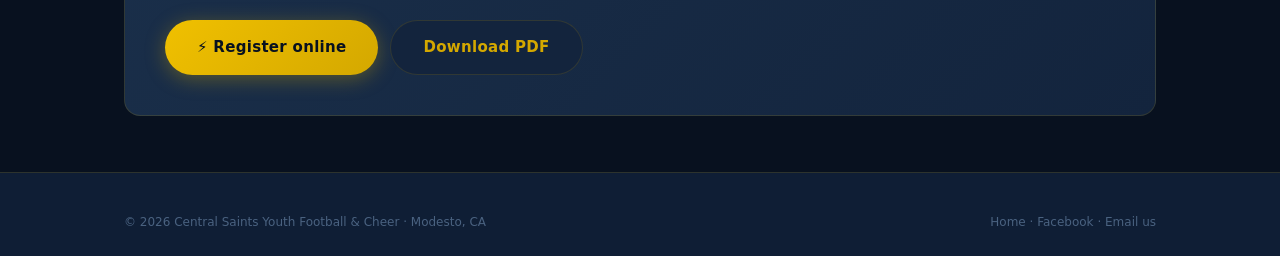
<file: schedule.html>
<!DOCTYPE html>
<html lang="en">
<head>
  <meta charset="UTF-8">
  <meta name="viewport" content="width=device-width, initial-scale=1.0">
  <meta name="description" content="Central Saints Youth Football and Cheer — 2026 Important Dates and Season Schedule">
  <title>2026 Schedule &amp; Important Dates — Central Saints</title>
  <style>
    *, *::before, *::after { box-sizing: border-box; margin: 0; padding: 0; }
    :root {
      --navy:      #08111f;
      --navy-mid:  #0f1e35;
      --navy-card: #13243d;
      --navy-light:#1a2f4a;
      --gold:      #d4a800;
      --gold-bright:#f0c000;
      --gold-dim:  #96780a;
      --gold-glow: rgba(212,168,0,0.18);
      --white:     #ffffff;
      --text-primary:   #e8edf5;
      --text-secondary: #8fa3be;
      --text-muted:     #4a6280;
      --border:    rgba(212,168,0,0.15);
      --border-dim: rgba(255,255,255,0.07);
      --red:       #e05050;
      --red-bg:    rgba(224,80,80,0.1);
      --orange:    #e07820;
      --orange-bg: rgba(224,120,32,0.1);
      --radius:    12px;
    }
    html { scroll-behavior: smooth; }
    body {
      font-family: system-ui, -apple-system, 'Segoe UI', sans-serif;
      font-size: 16px; line-height: 1.65;
      color: var(--text-primary); background: var(--navy);
    }
    img { max-width: 100%; display: block; }
    a { color: var(--gold); text-decoration: none; }
    a:hover { color: var(--gold-bright); }
    ul { list-style: none; }
    .container { max-width: 1080px; margin: 0 auto; padding: 0 24px; }
    .sr-only { position: absolute; width: 1px; height: 1px; overflow: hidden; clip: rect(0,0,0,0); }

    .btn {
      display: inline-flex; align-items: center; gap: 8px;
      padding: 14px 32px; border-radius: 50px;
      font-size: 15px; font-weight: 700;
      cursor: pointer; border: none;
      text-decoration: none; letter-spacing: 0.02em;
      transition: transform 0.15s, box-shadow 0.15s, background 0.15s;
      white-space: nowrap;
    }
    .btn:hover { transform: translateY(-2px); text-decoration: none; }
    .btn-gold {
      background: linear-gradient(135deg, var(--gold-bright) 0%, var(--gold) 100%);
      color: var(--navy); box-shadow: 0 4px 20px rgba(212,168,0,0.35);
    }
    .btn-gold:hover { box-shadow: 0 6px 28px rgba(212,168,0,0.55); color: var(--navy); }
    .btn-ghost {
      background: var(--navy-card); color: var(--gold);
      border: 1.5px solid var(--border);
    }
    .btn-ghost:hover { background: var(--navy-light); border-color: var(--gold); }

    /* ── Top bar ── */
    .topbar {
      background: var(--navy); border-bottom: 1px solid var(--border-dim);
      padding: 8px 0; font-size: 13px; color: var(--text-muted);
    }
    .topbar .container { display: flex; justify-content: space-between; align-items: center; flex-wrap: wrap; gap: 6px; }
    .topbar a { color: var(--text-secondary); }
    .topbar a:hover { color: var(--gold); }
    .topbar-social { display: flex; gap: 16px; }

    /* ── Nav ── */
    .site-nav {
      background: rgba(8,17,31,0.95); backdrop-filter: blur(12px);
      border-bottom: 1px solid var(--border); position: sticky; top: 0; z-index: 100;
    }
    .nav-inner {
      display: flex; align-items: center; justify-content: space-between;
      padding: 14px 24px; max-width: 1080px; margin: 0 auto;
    }
    .nav-brand { display: flex; flex-direction: column; text-decoration: none; }
    .nav-brand .brand-name { font-size: 20px; font-weight: 800; color: var(--white); letter-spacing: -0.02em; line-height: 1.1; }
    .nav-brand .brand-name span { color: var(--gold); }
    .nav-brand .brand-sub { font-size: 11px; color: var(--text-muted); letter-spacing: 0.06em; text-transform: uppercase; }
    .nav-links { display: flex; gap: 2px; align-items: center; }
    .nav-links a { padding: 7px 14px; border-radius: 8px; font-size: 14px; font-weight: 500; color: var(--text-secondary); transition: background 0.12s, color 0.12s; }
    .nav-links a:hover, .nav-links a.active { background: var(--navy-card); color: var(--text-primary); }
    .nav-links .nav-cta {
      background: linear-gradient(135deg, var(--gold-bright), var(--gold));
      color: var(--navy); font-weight: 700; margin-left: 10px;
      border-radius: 50px; padding: 8px 20px;
      box-shadow: 0 2px 12px rgba(212,168,0,0.3);
    }
    .nav-links .nav-cta:hover { box-shadow: 0 4px 20px rgba(212,168,0,0.5); color: var(--navy); }
    .nav-toggle { display: none; background: none; border: none; cursor: pointer; flex-direction: column; gap: 5px; padding: 4px; }
    .nav-toggle span { display: block; width: 24px; height: 2px; background: var(--text-primary); border-radius: 2px; }
    @media (max-width: 760px) {
      .nav-toggle { display: flex; }
      .nav-links { display: none; flex-direction: column; align-items: stretch; position: absolute; top: 100%; left: 0; right: 0; background: var(--navy-mid); border-bottom: 1px solid var(--border); padding: 12px 16px; gap: 4px; }
      .nav-links.open { display: flex; }
      .nav-links a { padding: 11px 14px; }
      .nav-links .nav-cta { text-align: center; margin-left: 0; margin-top: 8px; border-radius: 8px; }
    }

    /* ── Page header ── */
    .page-header {
      background: var(--navy-mid); border-bottom: 1px solid var(--border);
      padding: 48px 0 40px; position: relative; overflow: hidden;
    }
    .page-header::before {
      content: ''; position: absolute; inset: 0;
      background: radial-gradient(ellipse at 80% 50%, rgba(212,168,0,0.06) 0%, transparent 60%);
      pointer-events: none;
    }
    .page-header-inner { position: relative; }
    .page-eyebrow { font-size: 11px; font-weight: 700; letter-spacing: 0.12em; text-transform: uppercase; color: var(--gold-dim); margin-bottom: 8px; }
    .page-title { font-size: clamp(28px, 5vw, 44px); font-weight: 800; color: var(--white); line-height: 1.15; margin-bottom: 10px; }
    .page-title em { font-style: normal; color: var(--gold); }
    .page-desc { color: var(--text-secondary); font-size: 15px; max-width: 520px; }
    .page-meta { margin-top: 16px; display: flex; align-items: center; gap: 16px; flex-wrap: wrap; }
    .meta-tag {
      display: inline-flex; align-items: center; gap: 6px;
      background: var(--navy-card); border: 1px solid var(--border-dim);
      border-radius: 20px; padding: 5px 14px;
      font-size: 12px; color: var(--text-secondary);
    }

    /* ── Schedule table ── */
    .section { padding: 56px 0; }
    .section-mid { background: var(--navy-mid); }
    .section-dark { background: var(--navy); }

    .section-label { font-size: 11px; font-weight: 700; letter-spacing: 0.12em; text-transform: uppercase; color: var(--gold-dim); margin-bottom: 10px; }
    .section-heading { font-size: clamp(20px, 3vw, 28px); font-weight: 800; color: var(--text-primary); margin-bottom: 20px; line-height: 1.2; }

    /* Phase headers */
    .phase-block { margin-bottom: 40px; }
    .phase-title {
      display: flex; align-items: center; gap: 12px;
      font-size: 16px; font-weight: 800; color: var(--gold);
      text-transform: uppercase; letter-spacing: 0.06em;
      margin-bottom: 12px; padding-bottom: 10px;
      border-bottom: 1px solid var(--border);
    }
    .phase-title .phase-icon { font-size: 20px; }

    /* Schedule cards */
    .schedule-list { display: flex; flex-direction: column; gap: 8px; }
    .sched-row {
      display: grid;
      grid-template-columns: 120px 1fr 160px 100px;
      gap: 0;
      background: var(--navy-card);
      border: 1px solid var(--border-dim);
      border-radius: var(--radius);
      overflow: hidden;
      transition: border-color 0.15s;
    }
    .sched-row:hover { border-color: var(--border); }
    .sched-row.highlight { border-color: rgba(212,168,0,0.3); }
    .sched-row.mandatory { border-left: 3px solid var(--red); }
    .sched-row.mandatory-orange { border-left: 3px solid var(--orange); }

    .sched-date {
      padding: 14px 16px;
      background: var(--navy-light);
      border-right: 1px solid var(--border-dim);
      display: flex; flex-direction: column; justify-content: center;
    }
    .sched-date .date-main { font-size: 14px; font-weight: 700; color: var(--text-primary); line-height: 1.3; }
    .sched-date .date-sub  { font-size: 11px; color: var(--text-muted); margin-top: 2px; }

    .sched-event {
      padding: 14px 18px;
      display: flex; flex-direction: column; justify-content: center;
    }
    .sched-event .event-name { font-size: 14px; font-weight: 600; color: var(--text-primary); line-height: 1.3; }
    .sched-event .event-note { font-size: 12px; margin-top: 3px; line-height: 1.4; }
    .note-red    { color: var(--red); }
    .note-orange { color: var(--orange); }
    .note-gold   { color: var(--gold); }
    .note-muted  { color: var(--text-muted); }

    .sched-place {
      padding: 14px 16px;
      border-left: 1px solid var(--border-dim);
      display: flex; flex-direction: column; justify-content: center;
      font-size: 13px; color: var(--text-secondary);
    }

    .sched-time {
      padding: 14px 16px;
      border-left: 1px solid var(--border-dim);
      display: flex; align-items: center; justify-content: center;
      font-size: 13px; font-weight: 600; color: var(--gold-dim);
      text-align: center;
    }

    /* Key legend */
    .legend {
      display: flex; gap: 20px; flex-wrap: wrap;
      margin-bottom: 28px;
      padding: 14px 18px;
      background: var(--navy-card); border: 1px solid var(--border-dim);
      border-radius: var(--radius);
    }
    .legend-item { display: flex; align-items: center; gap: 8px; font-size: 12px; color: var(--text-secondary); }
    .legend-dot { width: 10px; height: 10px; border-radius: 50%; flex-shrink: 0; }
    .dot-red    { background: var(--red); }
    .dot-orange { background: var(--orange); }
    .dot-gold   { background: var(--gold); }

    /* CTA strip */
    .cta-strip {
      background: linear-gradient(135deg, var(--navy-light), var(--navy-card));
      border: 1px solid var(--border); border-radius: 16px;
      padding: 40px; display: flex; align-items: center;
      justify-content: space-between; gap: 24px; flex-wrap: wrap;
      margin-top: 48px;
    }
    .cta-strip h3 { font-size: 22px; font-weight: 800; color: var(--white); margin-bottom: 6px; }
    .cta-strip p  { color: var(--text-secondary); }
    .cta-btns { display: flex; gap: 12px; flex-wrap: wrap; flex-shrink: 0; }

    /* Schedule graphic */
    .schedule-graphic {
      max-width: 560px; margin: 0 auto 48px;
      border-radius: var(--radius); overflow: hidden;
      border: 1px solid var(--border);
    }
    .schedule-graphic img { width: 100%; height: auto; display: block; }

    /* Home / Away badge */
    .badge {
      display: inline-block; font-size: 10px; font-weight: 700;
      letter-spacing: 0.06em; text-transform: uppercase;
      padding: 2px 8px; border-radius: 20px; margin-top: 4px;
    }
    .badge-home { background: rgba(212,168,0,0.15); color: var(--gold); }
    .badge-away { background: rgba(143,163,190,0.12); color: var(--text-secondary); }

    /* Mobile table scroll */
    @media (max-width: 640px) {
      .sched-row { grid-template-columns: 90px 1fr; }
      .sched-place, .sched-time { display: none; }
    }

    /* Footer */
    .site-footer { background: var(--navy-mid); border-top: 1px solid var(--border); padding: 40px 0 24px; }
    .footer-bottom { display: flex; justify-content: space-between; align-items: center; flex-wrap: wrap; gap: 8px; font-size: 12px; color: var(--text-muted); }
    .footer-bottom a { color: var(--text-muted); }
    .footer-bottom a:hover { color: var(--gold); }
  </style>
</head>
<body>

  <div class="topbar">
    <div class="container">
      <span>📍 Modesto, CA · Stanislaus County · TVYFL Member</span>
      <div class="topbar-social">
        <a href="https://www.facebook.com/CSFootball/" target="_blank" rel="noopener">📘 Facebook</a>
        <a href="mailto:president@centralsaints.org">✉️ president@centralsaints.org</a>
      </div>
    </div>
  </div>

  <header class="site-nav" role="banner">
    <div class="nav-inner">
      <a href="index.html" class="nav-brand" aria-label="Central Saints home">
        <span class="brand-name">Central <span>Saints</span></span>
        <span class="brand-sub">Youth Football &amp; Cheer</span>
      </a>
      <button class="nav-toggle" aria-controls="nav-links" aria-expanded="false" aria-label="Toggle navigation">
        <span></span><span></span><span></span>
      </button>
      <nav id="nav-links" class="nav-links" role="navigation" aria-label="Main navigation">
        <a href="index.html">Home</a>
        <a href="about.html">About</a>
        <a href="schedule.html" class="active">Schedule</a>
        <a href="gallery.html">Gallery</a>
        <a href="board.html">Board</a>
        <a href="store.html">Apparel</a>
        <a href="https://centralsaints.sportsplus.app/public/4731/registration" target="_blank" rel="noopener" class="nav-cta">⚡ Register now</a>
      </nav>
    </div>
  </header>

  <main id="main">

    <div class="page-header">
      <div class="container page-header-inner">
        <div class="page-eyebrow">Season calendar</div>
        <h1 class="page-title">2026 <em>Important Dates</em></h1>
        <p class="page-desc">All key events for the 2026 Central Saints Football &amp; Cheer season. Dates are subject to change — always check back and follow our Facebook for updates.</p>
        <div class="page-meta">
          <span class="meta-tag">📅 Updated April 13, 2026</span>
          <span class="meta-tag">📋 <a href="docs/ImportantDates.pdf" download>Download PDF version</a></span>
        </div>
      </div>
    </div>

    <section class="section section-dark">
      <div class="container">

        <div class="legend" role="note" aria-label="Legend">
          <div class="legend-item"><div class="legend-dot dot-red"></div> Mandatory attendance</div>
          <div class="legend-item"><div class="legend-dot dot-orange"></div> Required / important condition</div>
          <div class="legend-item"><div class="legend-dot dot-gold"></div> Key season milestone</div>
        </div>

        <!-- 2026 Game Schedule graphic -->
        <div class="schedule-graphic">
          <img src="images/2026-schedule.webp"
               alt="Central Saints 2026 Season Football Schedule — 10 games from August 15 through October 24"
               width="1254" height="1254" loading="lazy">
        </div>

        <!-- Game Schedule -->
        <div class="phase-block">
          <div class="phase-title">
            <span class="phase-icon" aria-hidden="true">🏈</span> 2026 Game Schedule
          </div>
          <div class="schedule-list">

            <div class="sched-row highlight">
              <div class="sched-date">
                <div class="date-main">Aug 15, 2026</div>
                <div class="date-sub">Saturday</div>
              </div>
              <div class="sched-event">
                <div class="event-name">Game 1 · Turlock Eagles</div>
                <div class="event-note note-gold">🏈 Season opener!</div>
                <span class="badge badge-home">Home</span>
              </div>
              <div class="sched-place">CCHS</div>
              <div class="sched-time">1,3,5,7*</div>
            </div>

            <div class="sched-row">
              <div class="sched-date">
                <div class="date-main">Aug 22, 2026</div>
                <div class="date-sub">Saturday</div>
              </div>
              <div class="sched-event">
                <div class="event-name">Game 2 · Eagles</div>
                <div class="event-note note-muted">Divisions: 9, 11, 1, 3</div>
                <span class="badge badge-away">Away</span>
              </div>
              <div class="sched-place">Gregori HS</div>
              <div class="sched-time">9,11,1,3</div>
            </div>

            <div class="sched-row">
              <div class="sched-date">
                <div class="date-main">Aug 29, 2026</div>
                <div class="date-sub">Saturday</div>
              </div>
              <div class="sched-event">
                <div class="event-name">Game 3 · BV Sabres</div>
                <span class="badge badge-away">Away</span>
              </div>
              <div class="sched-place">Big Valley HS</div>
              <div class="sched-time">1,3,5,7*</div>
            </div>

            <div class="sched-row">
              <div class="sched-date">
                <div class="date-main">Sep 12, 2026</div>
                <div class="date-sub">Saturday</div>
              </div>
              <div class="sched-event">
                <div class="event-name">Game 4 · Ripon Christian</div>
                <span class="badge badge-away">Away</span>
              </div>
              <div class="sched-place">Ripon Christian HS</div>
              <div class="sched-time">1,3,5,7*</div>
            </div>

            <div class="sched-row">
              <div class="sched-date">
                <div class="date-main">Sep 19, 2026</div>
                <div class="date-sub">Saturday</div>
              </div>
              <div class="sched-event">
                <div class="event-name">Game 5 · Kingsmen</div>
                <span class="badge badge-away">Away</span>
              </div>
              <div class="sched-place">Gregori HS</div>
              <div class="sched-time">1,3,5,7*</div>
            </div>

            <div class="sched-row">
              <div class="sched-date">
                <div class="date-main">Sep 26, 2026</div>
                <div class="date-sub">Saturday</div>
              </div>
              <div class="sched-event">
                <div class="event-name">Game 6 · CCHS</div>
                <span class="badge badge-home">Home</span>
              </div>
              <div class="sched-place">CCHS</div>
              <div class="sched-time">1,3,5,7*</div>
            </div>

            <div class="sched-row">
              <div class="sched-date">
                <div class="date-main">Oct 3, 2026</div>
                <div class="date-sub">Saturday</div>
              </div>
              <div class="sched-event">
                <div class="event-name">Game 7 · Raiders</div>
                <span class="badge badge-home">Home</span>
              </div>
              <div class="sched-place">CCHS</div>
              <div class="sched-time">1,3,5,7*</div>
            </div>

            <div class="sched-row">
              <div class="sched-date">
                <div class="date-main">Oct 10, 2026</div>
                <div class="date-sub">Saturday</div>
              </div>
              <div class="sched-event">
                <div class="event-name">Game 8 · Redhawks</div>
                <span class="badge badge-home">Home</span>
              </div>
              <div class="sched-place">CCHS</div>
              <div class="sched-time">1,3,5,7*</div>
            </div>

            <div class="sched-row">
              <div class="sched-date">
                <div class="date-main">Oct 17, 2026</div>
                <div class="date-sub">Saturday</div>
              </div>
              <div class="sched-event">
                <div class="event-name">Game 9 · Warriors</div>
                <span class="badge badge-away">Away</span>
              </div>
              <div class="sched-place">Orestimba HS</div>
              <div class="sched-time">1,3,5,7*</div>
            </div>

            <div class="sched-row highlight">
              <div class="sched-date">
                <div class="date-main">Oct 24, 2026</div>
                <div class="date-sub">Saturday</div>
              </div>
              <div class="sched-event">
                <div class="event-name">Game 10 · Modesto Rams</div>
                <div class="event-note note-gold">🏁 Regular season finale</div>
                <span class="badge badge-home">Home</span>
              </div>
              <div class="sched-place">CCHS</div>
              <div class="sched-time">1,3,5,7*</div>
            </div>

          </div>
          <p style="font-size:12px; color:var(--text-muted); margin-top:14px;">* Game times 1, 3, 5, 7 unless noted otherwise. Schedule subject to change.</p>
        </div>
        <div class="phase-block">
          <div class="phase-title">
            <span class="phase-icon" aria-hidden="true">📋</span> Registration
          </div>
          <div class="schedule-list">

            <div class="sched-row highlight">
              <div class="sched-date">
                <div class="date-main">Feb 1, 2026</div>
                <div class="date-sub">Sunday</div>
              </div>
              <div class="sched-event">
                <div class="event-name">Online Registration opens — Returning players</div>
                <div class="event-note note-muted">Must have participated in the 2025 season</div>
              </div>
              <div class="sched-place">Sportsplus.com</div>
              <div class="sched-time">8:00 AM</div>
            </div>

            <div class="sched-row">
              <div class="sched-date">
                <div class="date-main">Feb 4, 2026</div>
                <div class="date-sub">Wednesday</div>
              </div>
              <div class="sched-event">
                <div class="event-name">Packet Drop-Off — Returning players only</div>
              </div>
              <div class="sched-place">TBD</div>
              <div class="sched-time">6–8 PM</div>
            </div>

            <div class="sched-row highlight">
              <div class="sched-date">
                <div class="date-main">Feb 5, 2026</div>
                <div class="date-sub">Thursday</div>
              </div>
              <div class="sched-event">
                <div class="event-name">Online Registration opens — New athletes</div>
                <div class="event-note note-muted">Includes siblings of returning players</div>
              </div>
              <div class="sched-place">Sportsplus.com</div>
              <div class="sched-time">8:00 AM</div>
            </div>

            <div class="sched-row">
              <div class="sched-date">
                <div class="date-main">Feb 9, 2026</div>
                <div class="date-sub">Monday</div>
              </div>
              <div class="sched-event">
                <div class="event-name">Packet Drop-Off — New athletes</div>
              </div>
              <div class="sched-place">TBD</div>
              <div class="sched-time">6–8 PM</div>
            </div>

          </div>
        </div>

        <!-- Pre-Season -->
        <div class="phase-block">
          <div class="phase-title">
            <span class="phase-icon" aria-hidden="true">🏋️</span> Pre-Season
          </div>
          <div class="schedule-list">

            <div class="sched-row mandatory">
              <div class="sched-date">
                <div class="date-main">Apr 4 &amp; Apr 11</div>
                <div class="date-sub">2026</div>
              </div>
              <div class="sched-event">
                <div class="event-name">Football Fittings</div>
                <div class="event-note note-red">Players required to attend one date — no make-ups provided</div>
              </div>
              <div class="sched-place">TBD</div>
              <div class="sched-time">9–11 AM</div>
            </div>

            <div class="sched-row mandatory-orange">
              <div class="sched-date">
                <div class="date-main">May 2, 2026</div>
                <div class="date-sub">Saturday</div>
              </div>
              <div class="sched-event">
                <div class="event-name">Cheer Fittings</div>
                <div class="event-note note-orange">Uniform must be paid in full</div>
                <div class="event-note note-muted">JN: 10am · Novice: 10:30am · JV: 11am · Varsity: 11:30am</div>
              </div>
              <div class="sched-place">TBD</div>
              <div class="sched-time">10 AM+</div>
            </div>

            <div class="sched-row">
              <div class="sched-date">
                <div class="date-main">May 2, 2026</div>
                <div class="date-sub">Saturday</div>
              </div>
              <div class="sched-event">
                <div class="event-name">Open Clinic</div>
              </div>
              <div class="sched-place">CC Practice Field</div>
              <div class="sched-time">9–11 AM</div>
            </div>

            <div class="sched-row">
              <div class="sched-date">
                <div class="date-main">May 2 &amp; May 16</div>
                <div class="date-sub">2026</div>
              </div>
              <div class="sched-event">
                <div class="event-name">Physical Drop-Off</div>
              </div>
              <div class="sched-place">CCHS Practice Field / Micheals Pizza</div>
              <div class="sched-time">9–11 AM / 10 AM–12 PM</div>
            </div>

            <div class="sched-row">
              <div class="sched-date">
                <div class="date-main">May 9, 2026</div>
                <div class="date-sub">Saturday</div>
              </div>
              <div class="sched-event">
                <div class="event-name">DOJ / CPR</div>
              </div>
              <div class="sched-place">TBD</div>
              <div class="sched-time">TBD</div>
            </div>

            <div class="sched-row">
              <div class="sched-date">
                <div class="date-main">May 1 – Jun 15</div>
                <div class="date-sub">Blackout: Jun 16 – Jul 6</div>
              </div>
              <div class="sched-event">
                <div class="event-name">Conditioning</div>
              </div>
              <div class="sched-place">CCHS Practice Field</div>
              <div class="sched-time">TBD</div>
            </div>

            <div class="sched-row">
              <div class="sched-date">
                <div class="date-main">Jun 6, 2026</div>
                <div class="date-sub">Saturday</div>
              </div>
              <div class="sched-event">
                <div class="event-name">Saints Clinic</div>
                <div class="event-note note-muted">Check in at 8am</div>
              </div>
              <div class="sched-place">CCHS Practice Field</div>
              <div class="sched-time">9 AM – 1 PM</div>
            </div>

            <div class="sched-row mandatory">
              <div class="sched-date">
                <div class="date-main">Jun 13, 2026</div>
                <div class="date-sub">Saturday</div>
              </div>
              <div class="sched-event">
                <div class="event-name">Coaches Clinic</div>
                <div class="event-note note-red">Mandatory for all coaches</div>
              </div>
              <div class="sched-place">Ripon High School</div>
              <div class="sched-time">7:30 AM</div>
            </div>

            <div class="sched-row">
              <div class="sched-date">
                <div class="date-main">Jun 30 – Jul 4</div>
                <div class="date-sub">2026</div>
              </div>
              <div class="sched-event">
                <div class="event-name">Fireworks Booth</div>
              </div>
              <div class="sched-place">Carpenter Rd</div>
              <div class="sched-time">TBD</div>
            </div>

          </div>
        </div>

        <!-- Season -->
        <div class="phase-block">
          <div class="phase-title">
            <span class="phase-icon" aria-hidden="true">📅</span> Season Events
          </div>
          <div class="schedule-list">

            <div class="sched-row highlight">
              <div class="sched-date">
                <div class="date-main">Jul 7, 2026</div>
                <div class="date-sub">Tuesday</div>
              </div>
              <div class="sched-event">
                <div class="event-name">First Day of Practice</div>
                <div class="event-note note-gold">🏈 Season begins!</div>
              </div>
              <div class="sched-place">CCHS Practice Field</div>
              <div class="sched-time">5:55–8 PM</div>
            </div>

            <div class="sched-row mandatory-orange">
              <div class="sched-date">
                <div class="date-main">Jul 11 &amp; Jul 18</div>
                <div class="date-sub">2026</div>
              </div>
              <div class="sched-event">
                <div class="event-name">Helmet &amp; Pad Pick-Up</div>
                <div class="event-note note-orange">Provided required work hours are complete</div>
              </div>
              <div class="sched-place">CCHS Practice Field</div>
              <div class="sched-time">TBD</div>
            </div>

            <div class="sched-row mandatory">
              <div class="sched-date">
                <div class="date-main">Jul 25 &amp; Jul 26</div>
                <div class="date-sub">2026</div>
              </div>
              <div class="sched-event">
                <div class="event-name">Cheer Camp</div>
                <div class="event-note note-red">Required attendance</div>
                <div class="event-note note-muted">Sat: JV, Varsity · Sun: JN, Novice</div>
              </div>
              <div class="sched-place">Denair High School</div>
              <div class="sched-time">TBD</div>
            </div>

            <div class="sched-row mandatory">
              <div class="sched-date">
                <div class="date-main">Aug 8, 2026</div>
                <div class="date-sub">Saturday</div>
              </div>
              <div class="sched-event">
                <div class="event-name">Munchies</div>
                <div class="event-note note-red">Required attendance</div>
              </div>
              <div class="sched-place">TBD</div>
              <div class="sched-time">TBD</div>
            </div>

            <div class="sched-row">
              <div class="sched-date">
                <div class="date-main">Aug 10, 17 &amp; 24</div>
                <div class="date-sub">2026</div>
              </div>
              <div class="sched-event">
                <div class="event-name">Team Pictures</div>
                <div class="event-note note-muted">Aug 10: Cheer · Aug 17: Football Varsity &amp; Novice · Aug 24: Football JV &amp; Jr. Novice</div>
              </div>
              <div class="sched-place">TBD</div>
              <div class="sched-time">TBD</div>
            </div>

          </div>
        </div>

        <!-- Playoffs & Championships -->
        <div class="phase-block">
          <div class="phase-title">
            <span class="phase-icon" aria-hidden="true">🏆</span> Playoffs &amp; Championships
          </div>
          <div class="schedule-list">

            <div class="sched-row mandatory">
              <div class="sched-date">
                <div class="date-main">Oct 25, 2026</div>
                <div class="date-sub">Sunday</div>
              </div>
              <div class="sched-event">
                <div class="event-name">TVYFL Cheer Competition</div>
                <div class="event-note note-red">Mandatory</div>
              </div>
              <div class="sched-place">TBD</div>
              <div class="sched-time">TBD</div>
            </div>

            <div class="sched-row highlight">
              <div class="sched-date">
                <div class="date-main">Oct 31, 2026</div>
                <div class="date-sub">Saturday</div>
              </div>
              <div class="sched-event">
                <div class="event-name">1st Playoff Game</div>
                <div class="event-note note-gold">🏆 Playoffs begin!</div>
              </div>
              <div class="sched-place">TBD</div>
              <div class="sched-time">TBD</div>
            </div>

            <div class="sched-row highlight">
              <div class="sched-date">
                <div class="date-main">Nov 7, 2026</div>
                <div class="date-sub">Saturday</div>
              </div>
              <div class="sched-event">
                <div class="event-name">2nd Playoff Game</div>
              </div>
              <div class="sched-place">TBD</div>
              <div class="sched-time">TBD</div>
            </div>

            <div class="sched-row highlight">
              <div class="sched-date">
                <div class="date-main">Nov 14 &amp; 15</div>
                <div class="date-sub">2026</div>
              </div>
              <div class="sched-event">
                <div class="event-name">Super Bowl</div>
                <div class="event-note note-gold">🏆 Championship weekend!</div>
              </div>
              <div class="sched-place">TBD</div>
              <div class="sched-time">TBD</div>
            </div>

          </div>
        </div>

        <!-- CTA -->
        <div class="cta-strip" role="complementary">
          <div>
            <h3>Ready to be part of it?</h3>
            <p>Register your player or cheerleader today and secure their spot for the 2026 season.</p>
          </div>
          <div class="cta-btns">
            <a href="https://centralsaints.sportsplus.app/public/4731/registration" class="btn btn-gold" target="_blank" rel="noopener">⚡ Register online</a>
            <a href="docs/ImportantDates.pdf" class="btn btn-ghost" download>Download PDF</a>
          </div>
        </div>

      </div>
    </section>

  </main>

  <footer class="site-footer" role="contentinfo">
    <div class="container">
      <div class="footer-bottom">
        <span>© 2026 Central Saints Youth Football &amp; Cheer · Modesto, CA</span>
        <span>
          <a href="index.html">Home</a> ·
          <a href="https://www.facebook.com/CSFootball/" target="_blank" rel="noopener">Facebook</a> ·
          <a href="mailto:president@centralsaints.org">Email us</a>
        </span>
      </div>
    </div>
  </footer>

  <script>
    const toggle = document.querySelector('.nav-toggle');
    const navLinks = document.getElementById('nav-links');
    toggle.addEventListener('click', function() {
      const open = navLinks.classList.toggle('open');
      toggle.setAttribute('aria-expanded', open);
    });
  </script>

</body>
</html>
</file>
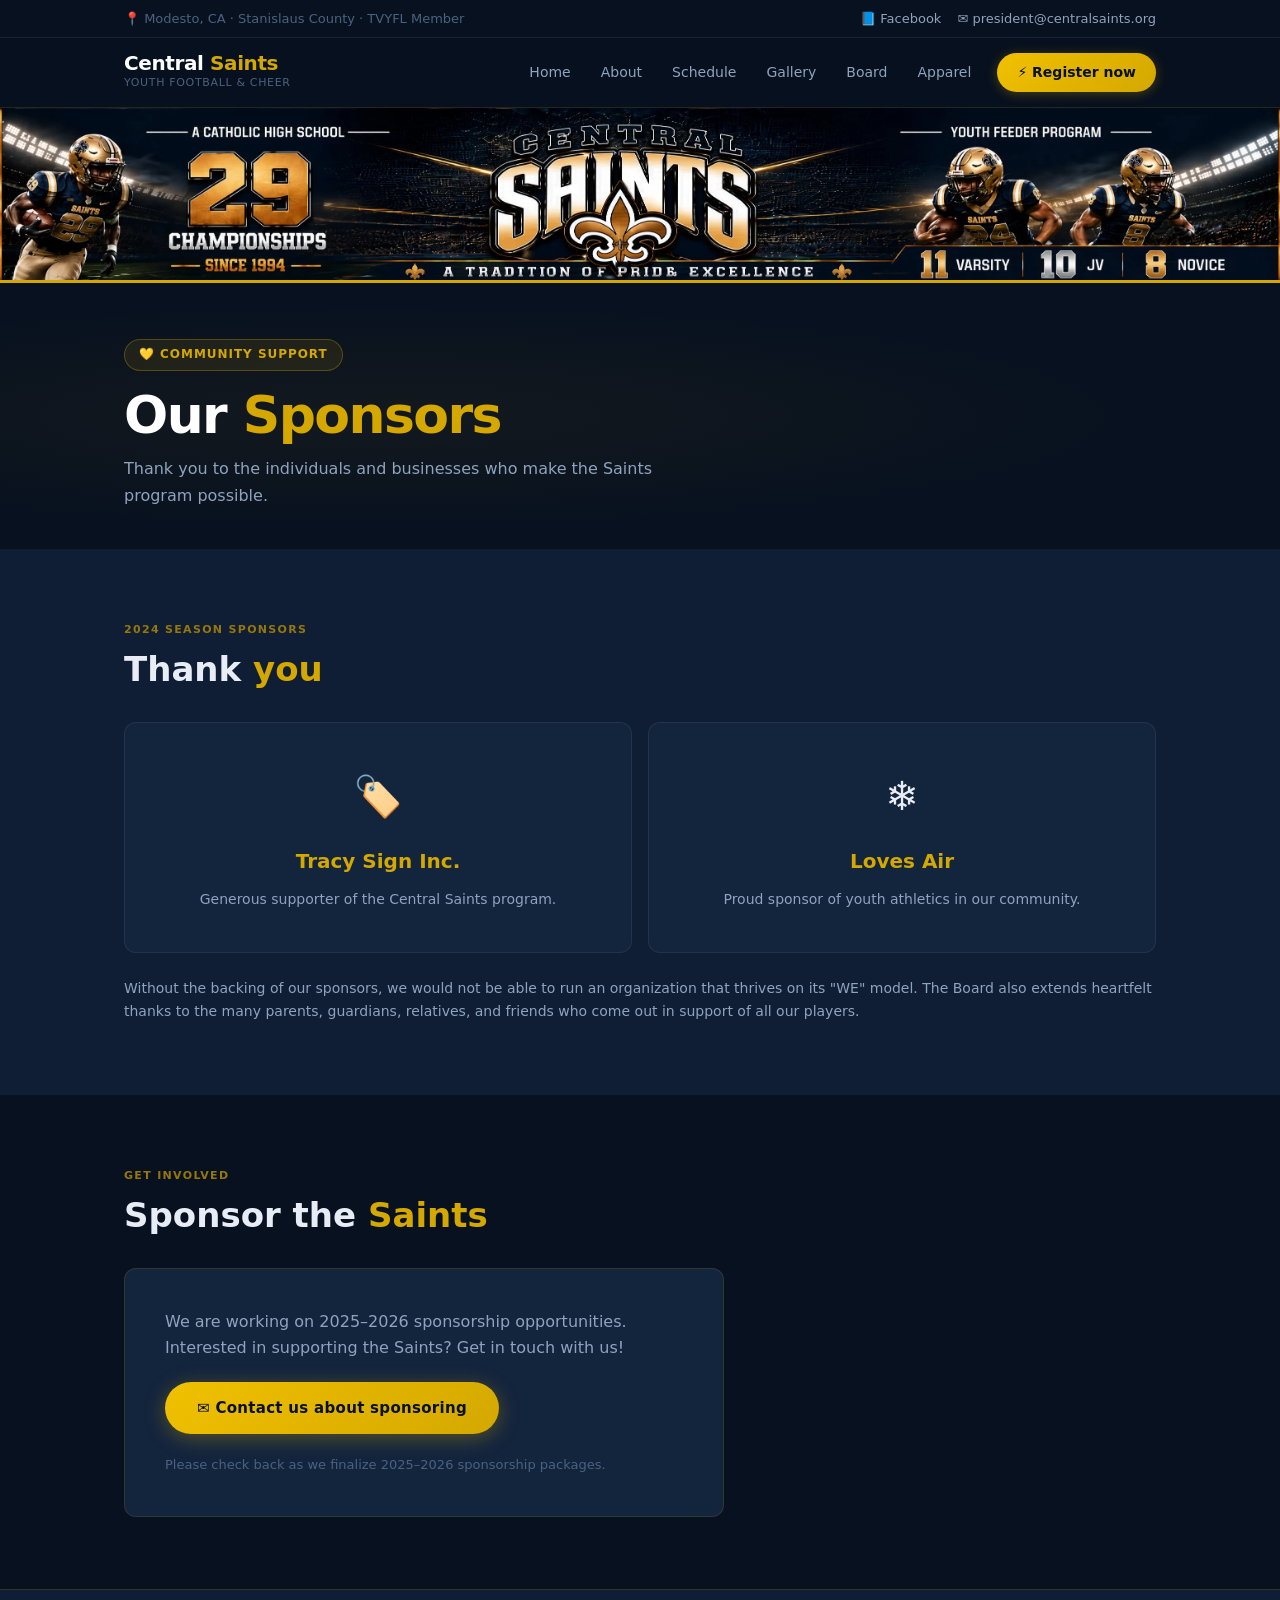
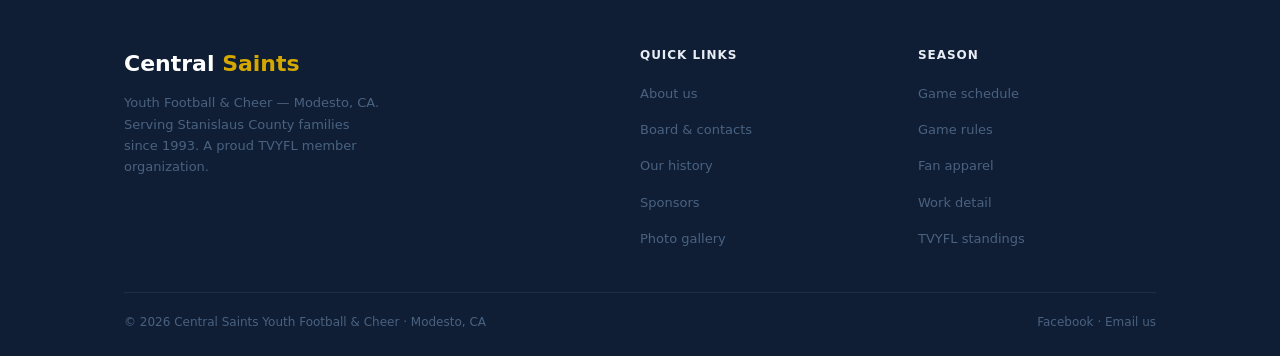
<file: sponsors.html>
<!DOCTYPE html>
<html lang="en">
<head>
  <meta charset="UTF-8">
  <meta name="viewport" content="width=device-width, initial-scale=1.0">
  <meta name="description" content="Sponsors of Central Saints Youth Football and Cheer — Modesto CA">
  <meta name="keywords" content="Central Saints, Youth Football, Cheer, Modesto, Stanislaus, TVYFL">
  <meta name="msvalidate.01" content="E31318D5FFE5CCACE5E9D68C7A4A8B5A">
  <title>Sponsors — Central Saints Youth Football &amp; Cheer</title>
  <link rel="stylesheet" href="assets/css/site.css">
</head>
<body>
  <a href="#main" class="skip-link">Skip to main content</a>
  <div class="topbar"><div class="container"><span>📍 Modesto, CA · Stanislaus County · TVYFL Member</span><div class="topbar-social"><a href="https://www.facebook.com/CSFootball/" target="_blank" rel="noopener">📘 Facebook</a><a href="mailto:president@centralsaints.org">✉️ president@centralsaints.org</a></div></div></div>
  <header class="site-nav" role="banner"><div class="nav-inner"><a href="index.html" class="nav-brand" aria-label="Central Saints home"><span class="brand-name">Central <span>Saints</span></span><span class="brand-sub">Youth Football &amp; Cheer</span></a><button class="nav-toggle" aria-controls="nav-links" aria-expanded="false" aria-label="Toggle navigation"><span></span><span></span><span></span></button><nav id="nav-links" class="nav-links" role="navigation" aria-label="Main navigation"><a href="index.html">Home</a><a href="about.html">About</a><a href="schedule.html">Schedule</a><a href="gallery.html">Gallery</a><a href="board.html">Board</a><a href="store.html">Apparel</a><a href="https://centralsaints.sportsplus.app/public/4731/registration" target="_blank" rel="noopener" class="nav-cta">⚡ Register now</a></nav></div></header>
  <main id="main">
    <div class="banner-img-wrap"><img src="images/2016banner.webp" alt="Central Saints Youth Football &amp; Cheer" width="3099" height="418"></div>

    <section class="page-hero">
      <div class="container">
        <div class="page-eyebrow">💛 Community support</div>
        <h1 class="page-title">Our <em>Sponsors</em></h1>
        <p class="page-subtitle">Thank you to the individuals and businesses who make the Saints program possible.</p>
      </div>
    </section>

    <section class="section section-mid">
      <div class="container">
        <p class="section-label">2024 Season sponsors</p>
        <h2 class="section-heading">Thank <em>you</em></h2>
        <div style="display:grid;grid-template-columns:repeat(auto-fit,minmax(240px,1fr));gap:16px;margin-top:32px;">
          <div class="card" style="text-align:center;padding:40px 28px;">
            <div style="font-size:40px;margin-bottom:16px;">🏷️</div>
            <h3 style="font-size:20px;color:var(--gold);">Tracy Sign Inc.</h3>
            <p>Generous supporter of the Central Saints program.</p>
          </div>
          <div class="card" style="text-align:center;padding:40px 28px;">
            <div style="font-size:40px;margin-bottom:16px;">❄️</div>
            <h3 style="font-size:20px;color:var(--gold);">Loves Air</h3>
            <p>Proud sponsor of youth athletics in our community.</p>
          </div>
        </div>
        <p style="margin-top:24px;font-size:14px;color:var(--text-secondary);">Without the backing of our sponsors, we would not be able to run an organization that thrives on its "WE" model. The Board also extends heartfelt thanks to the many parents, guardians, relatives, and friends who come out in support of all our players.</p>
      </div>
    </section>

    <section class="section section-dark">
      <div class="container">
        <p class="section-label">Get involved</p>
        <h2 class="section-heading">Sponsor the <em>Saints</em></h2>
        <div style="background:var(--navy-card);border:1px solid var(--border);border-radius:var(--radius);padding:40px;margin-top:32px;max-width:600px;">
          <p style="font-size:16px;color:var(--text-secondary);margin-bottom:20px;">We are working on 2025–2026 sponsorship opportunities. Interested in supporting the Saints? Get in touch with us!</p>
          <div style="display:flex;gap:12px;flex-wrap:wrap;">
            <a href="mailto:president@centralsaints.org?subject=Sponsorship Inquiry" class="btn btn-gold">✉️ Contact us about sponsoring</a>
          </div>
          <p style="margin-top:20px;font-size:13px;color:var(--text-muted);">Please check back as we finalize 2025–2026 sponsorship packages.</p>
        </div>
      </div>
    </section>

  </main>
  <footer class="site-footer" role="contentinfo"><div class="container"><div class="footer-grid"><div class="footer-brand"><div class="brand-name">Central <span>Saints</span></div><p>Youth Football &amp; Cheer — Modesto, CA. Serving Stanislaus County families since 1993. A proud TVYFL member organization.</p></div><div class="footer-col"><h4>Quick links</h4><ul><li><a href="about.html">About us</a></li><li><a href="board.html">Board &amp; contacts</a></li><li><a href="history.html">Our history</a></li><li><a href="sponsors.html">Sponsors</a></li><li><a href="gallery.html">Photo gallery</a></li></ul></div><div class="footer-col"><h4>Season</h4><ul><li><a href="schedule.html">Game schedule</a></li><li><a href="rules.html">Game rules</a></li><li><a href="store.html">Fan apparel</a></li><li><a href="workdetail.html">Work detail</a></li><li><a href="https://www.tvyfl.us" target="_blank" rel="noopener">TVYFL standings</a></li></ul></div></div><div class="footer-bottom"><span>© 2026 Central Saints Youth Football &amp; Cheer · Modesto, CA</span><span><a href="https://www.facebook.com/CSFootball/" target="_blank" rel="noopener">Facebook</a> · <a href="mailto:president@centralsaints.org">Email us</a></span></div></div></footer>
  <script src="assets/js/navigation.js"></script>
</body>
</html>
</file>
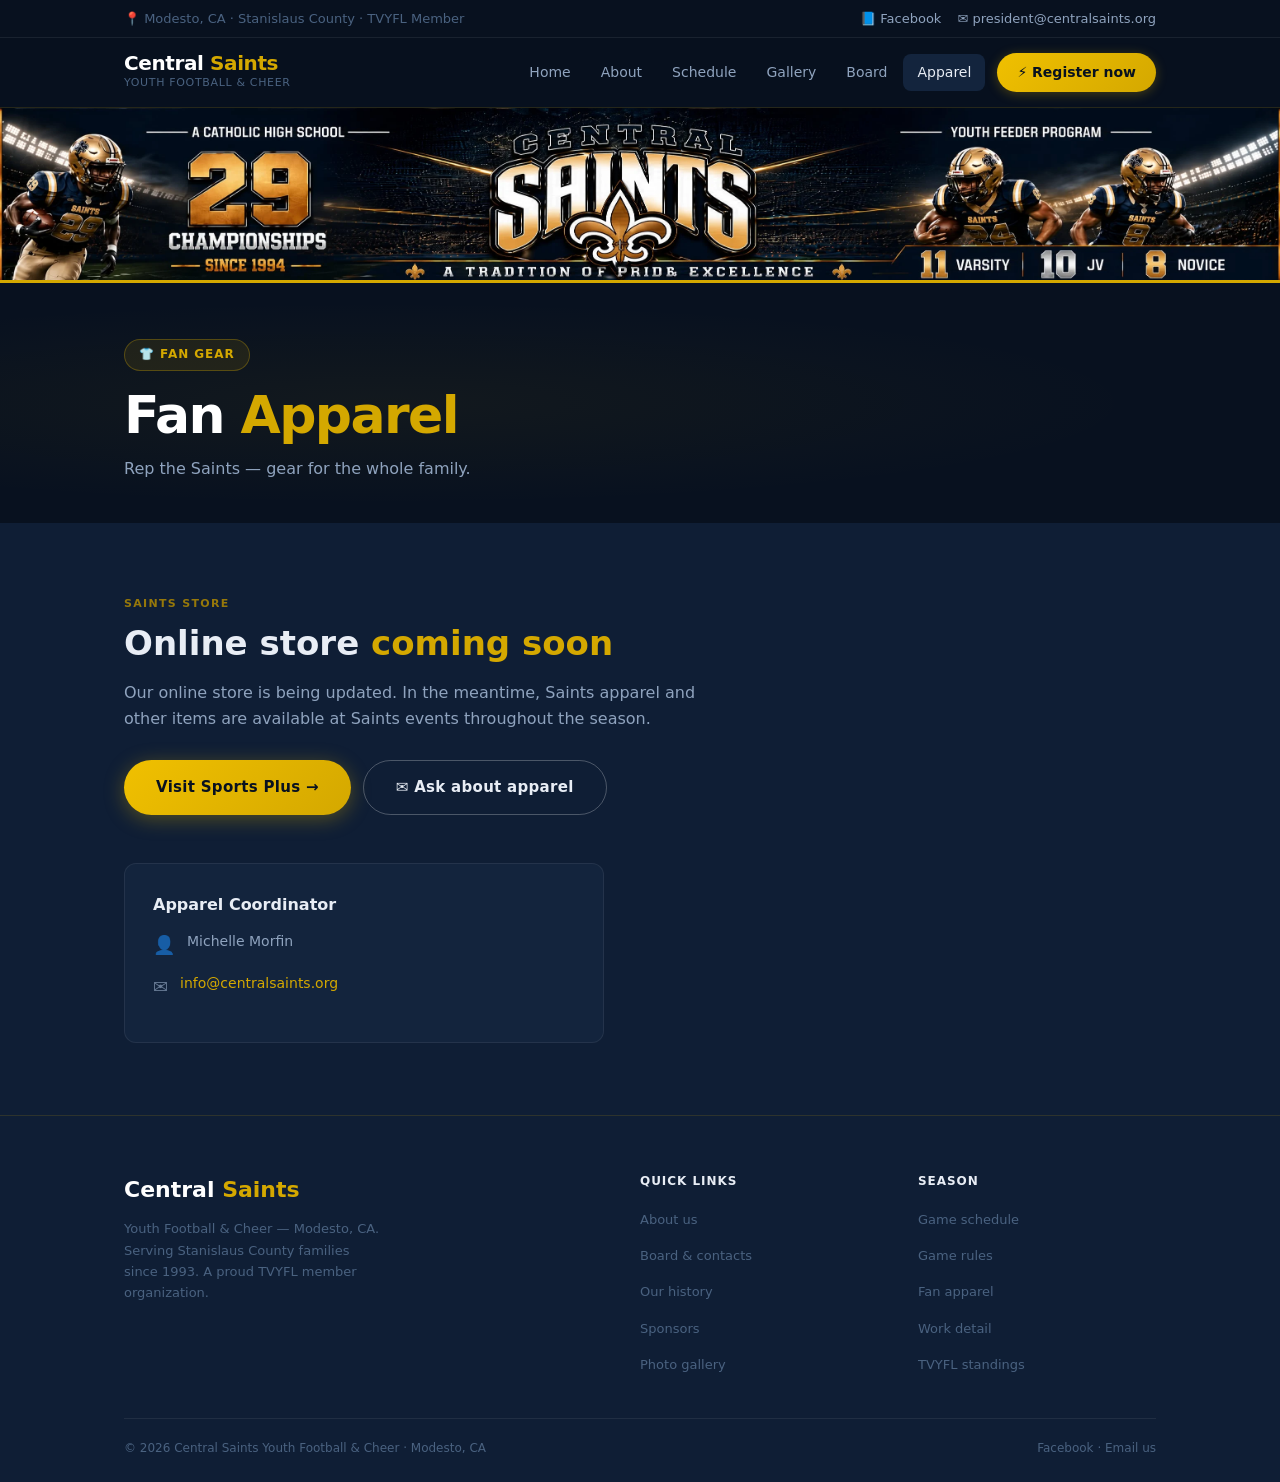
<file: store.html>
<!DOCTYPE html>
<html lang="en">
<head>
  <meta charset="UTF-8">
  <meta name="viewport" content="width=device-width, initial-scale=1.0">
  <meta name="description" content="Fan apparel and Saints gear — Central Saints Youth Football and Cheer">
  <meta name="keywords" content="Central Saints, Youth Football, Cheer, Modesto, Stanislaus, TVYFL">
  <meta name="msvalidate.01" content="E31318D5FFE5CCACE5E9D68C7A4A8B5A">
  <title>Fan Apparel — Central Saints Youth Football &amp; Cheer</title>
  <link rel="stylesheet" href="assets/css/site.css">
</head>
<body>
  <a href="#main" class="skip-link">Skip to main content</a>
  <div class="topbar"><div class="container"><span>📍 Modesto, CA · Stanislaus County · TVYFL Member</span><div class="topbar-social"><a href="https://www.facebook.com/CSFootball/" target="_blank" rel="noopener">📘 Facebook</a><a href="mailto:president@centralsaints.org">✉️ president@centralsaints.org</a></div></div></div>
  <header class="site-nav" role="banner"><div class="nav-inner"><a href="index.html" class="nav-brand" aria-label="Central Saints home"><span class="brand-name">Central <span>Saints</span></span><span class="brand-sub">Youth Football &amp; Cheer</span></a><button class="nav-toggle" aria-controls="nav-links" aria-expanded="false" aria-label="Toggle navigation"><span></span><span></span><span></span></button><nav id="nav-links" class="nav-links" role="navigation" aria-label="Main navigation"><a href="index.html">Home</a><a href="about.html">About</a><a href="schedule.html">Schedule</a><a href="gallery.html">Gallery</a><a href="board.html">Board</a><a href="store.html" class="active">Apparel</a><a href="https://centralsaints.sportsplus.app/public/4731/registration" target="_blank" rel="noopener" class="nav-cta">⚡ Register now</a></nav></div></header>
  <main id="main">
    <div class="banner-img-wrap"><img src="images/2016banner.webp" alt="Central Saints Youth Football &amp; Cheer" width="3099" height="418"></div>

    <section class="page-hero">
      <div class="container">
        <div class="page-eyebrow">👕 Fan gear</div>
        <h1 class="page-title">Fan <em>Apparel</em></h1>
        <p class="page-subtitle">Rep the Saints — gear for the whole family.</p>
      </div>
    </section>

    <section class="section section-mid">
      <div class="container">
        <div style="max-width:600px;">
          <p class="section-label">Saints Store</p>
          <h2 class="section-heading">Online store <em>coming soon</em></h2>
          <p style="color:var(--text-secondary);margin-top:16px;margin-bottom:28px;">Our online store is being updated. In the meantime, Saints apparel and other items are available at Saints events throughout the season.</p>
          <div style="display:flex;gap:12px;flex-wrap:wrap;">
            <a href="https://sportsplus.app/public/4731" target="_blank" rel="noopener" class="btn btn-gold">Visit Sports Plus →</a>
            <a href="mailto:info@centralsaints.org?subject=Apparel Question" class="btn btn-outline">✉️ Ask about apparel</a>
          </div>
        </div>
        <div style="margin-top:48px;padding:28px;background:var(--navy-card);border:1px solid var(--border-dim);border-radius:var(--radius);max-width:480px;">
          <h3 style="font-size:16px;font-weight:700;color:var(--text-primary);margin-bottom:12px;">Apparel Coordinator</h3>
          <div class="contact-item"><span class="ci-icon">👤</span><span>Michelle Morfin</span></div>
          <div class="contact-item"><span class="ci-icon">✉️</span><a href="mailto:info@centralsaints.org">info@centralsaints.org</a></div>
        </div>
      </div>
    </section>

  </main>
  <footer class="site-footer" role="contentinfo"><div class="container"><div class="footer-grid"><div class="footer-brand"><div class="brand-name">Central <span>Saints</span></div><p>Youth Football &amp; Cheer — Modesto, CA. Serving Stanislaus County families since 1993. A proud TVYFL member organization.</p></div><div class="footer-col"><h4>Quick links</h4><ul><li><a href="about.html">About us</a></li><li><a href="board.html">Board &amp; contacts</a></li><li><a href="history.html">Our history</a></li><li><a href="sponsors.html">Sponsors</a></li><li><a href="gallery.html">Photo gallery</a></li></ul></div><div class="footer-col"><h4>Season</h4><ul><li><a href="schedule.html">Game schedule</a></li><li><a href="rules.html">Game rules</a></li><li><a href="store.html">Fan apparel</a></li><li><a href="workdetail.html">Work detail</a></li><li><a href="https://www.tvyfl.us" target="_blank" rel="noopener">TVYFL standings</a></li></ul></div></div><div class="footer-bottom"><span>© 2026 Central Saints Youth Football &amp; Cheer · Modesto, CA</span><span><a href="https://www.facebook.com/CSFootball/" target="_blank" rel="noopener">Facebook</a> · <a href="mailto:president@centralsaints.org">Email us</a></span></div></div></footer>
  <script src="assets/js/navigation.js"></script>
</body>
</html>
</file>
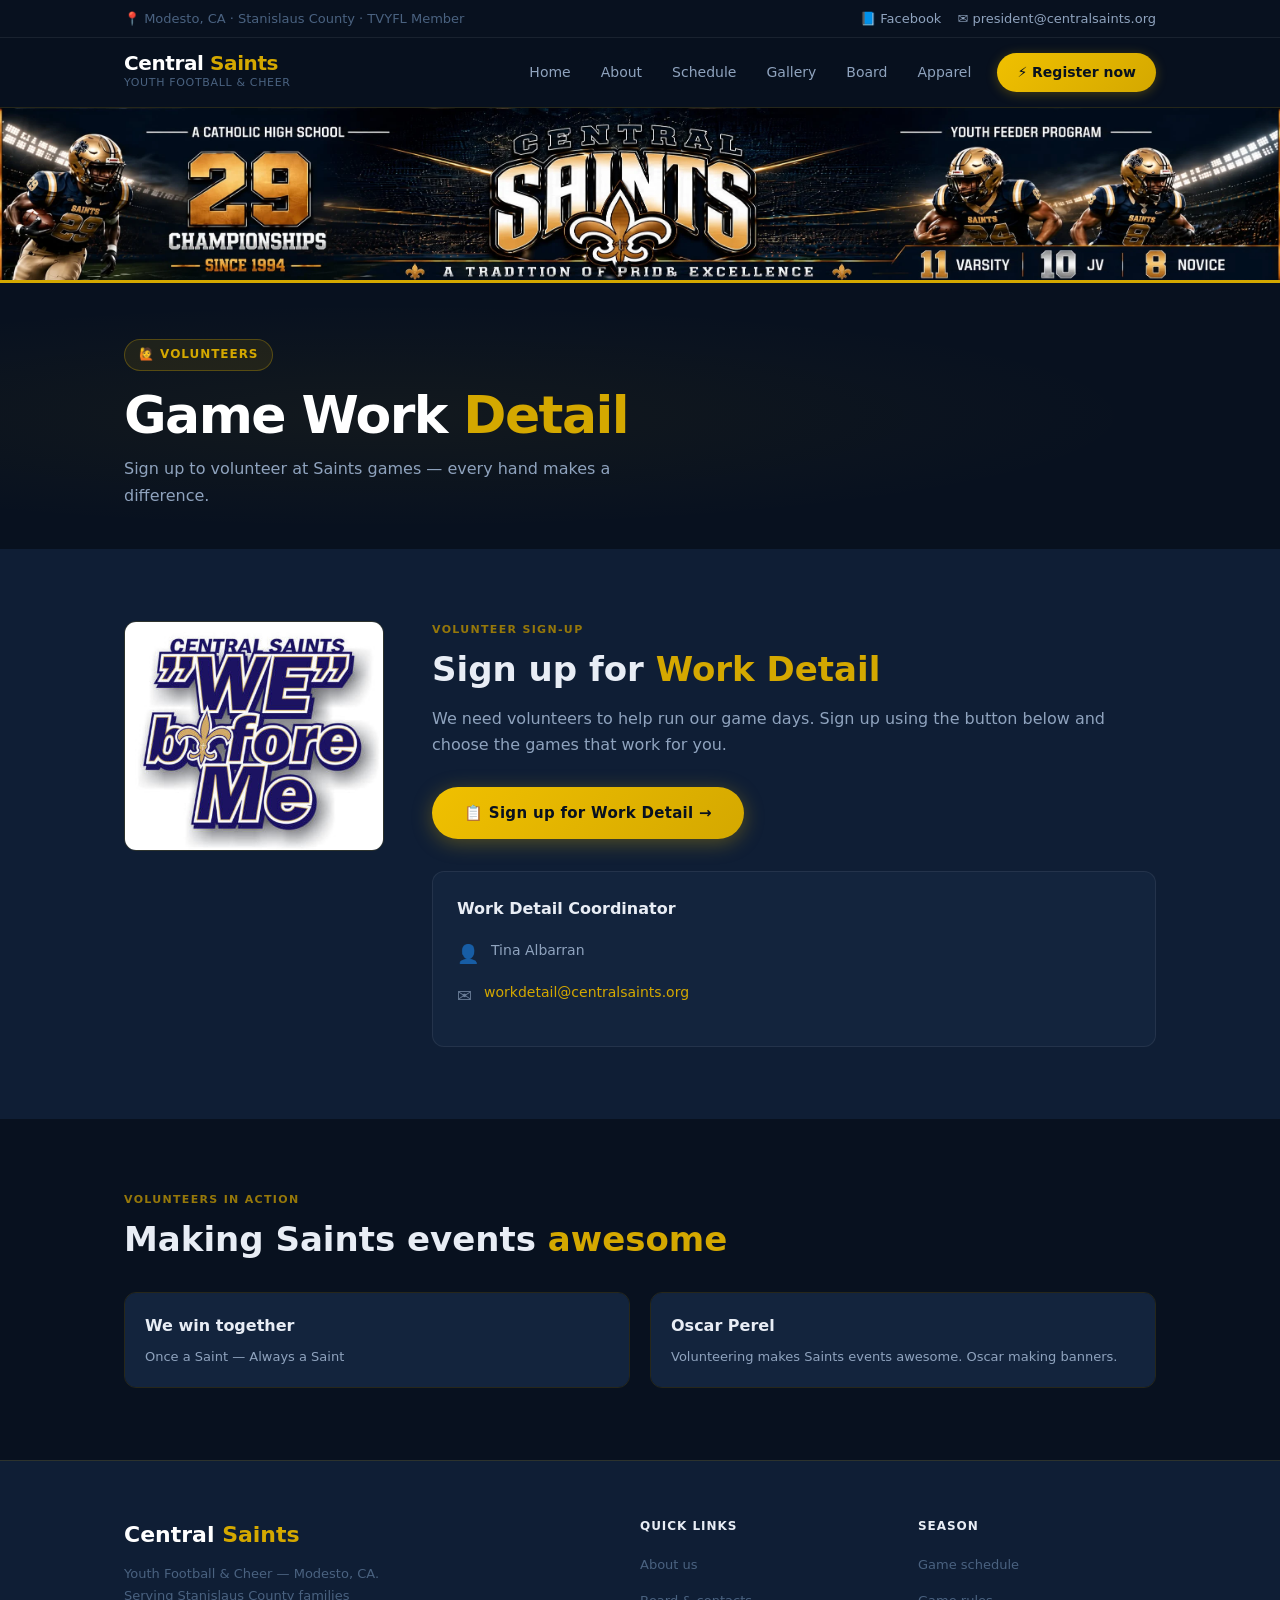
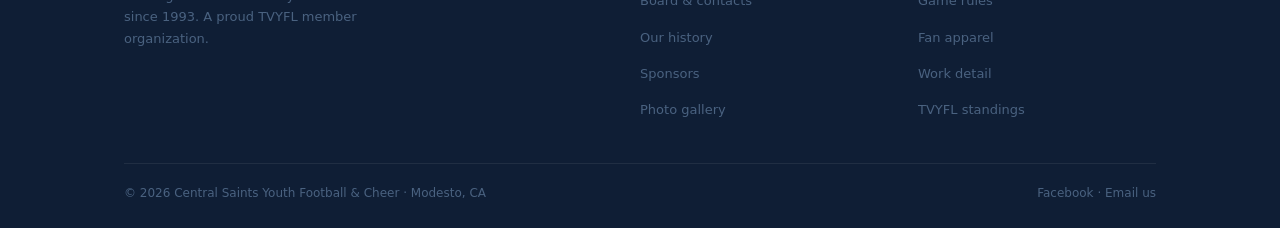
<file: workdetail.html>
<!DOCTYPE html>
<html lang="en">
<head>
  <meta charset="UTF-8">
  <meta name="viewport" content="width=device-width, initial-scale=1.0">
  <meta name="description" content="Game work detail volunteer sign-up — Central Saints Youth Football and Cheer">
  <meta name="keywords" content="Central Saints, Youth Football, Cheer, Modesto, Stanislaus, TVYFL">
  <meta name="msvalidate.01" content="E31318D5FFE5CCACE5E9D68C7A4A8B5A">
  <title>Work Detail — Central Saints Youth Football &amp; Cheer</title>
  <link rel="stylesheet" href="assets/css/site.css">
</head>
<body>
  <a href="#main" class="skip-link">Skip to main content</a>
  <div class="topbar"><div class="container"><span>📍 Modesto, CA · Stanislaus County · TVYFL Member</span><div class="topbar-social"><a href="https://www.facebook.com/CSFootball/" target="_blank" rel="noopener">📘 Facebook</a><a href="mailto:president@centralsaints.org">✉️ president@centralsaints.org</a></div></div></div>
  <header class="site-nav" role="banner"><div class="nav-inner"><a href="index.html" class="nav-brand" aria-label="Central Saints home"><span class="brand-name">Central <span>Saints</span></span><span class="brand-sub">Youth Football &amp; Cheer</span></a><button class="nav-toggle" aria-controls="nav-links" aria-expanded="false" aria-label="Toggle navigation"><span></span><span></span><span></span></button><nav id="nav-links" class="nav-links" role="navigation" aria-label="Main navigation"><a href="index.html">Home</a><a href="about.html">About</a><a href="schedule.html">Schedule</a><a href="gallery.html">Gallery</a><a href="board.html">Board</a><a href="store.html">Apparel</a><a href="https://centralsaints.sportsplus.app/public/4731/registration" target="_blank" rel="noopener" class="nav-cta">⚡ Register now</a></nav></div></header>
  <main id="main">
    <div class="banner-img-wrap"><img src="images/2016banner.webp" alt="Central Saints Youth Football &amp; Cheer" width="3099" height="418"></div>

    <section class="page-hero">
      <div class="container">
        <div class="page-eyebrow">🙋 Volunteers</div>
        <h1 class="page-title">Game Work <em>Detail</em></h1>
        <p class="page-subtitle">Sign up to volunteer at Saints games — every hand makes a difference.</p>
      </div>
    </section>

    <section class="section section-mid">
      <div class="container">
        <div style="display:grid;grid-template-columns:auto 1fr;gap:48px;align-items:start;" class="wd-grid">
          <img src="images/WeBeforeMe.jpg" alt="We Before Me" style="border-radius:var(--radius);border:1px solid var(--border);max-width:260px;width:100%;">
          <div>
            <p class="section-label">Volunteer sign-up</p>
            <h2 class="section-heading">Sign up for <em>Work Detail</em></h2>
            <p style="color:var(--text-secondary);margin-top:16px;margin-bottom:28px;">We need volunteers to help run our game days. Sign up using the button below and choose the games that work for you.</p>
            <a href="https://www.signupgenius.com/go/8050E4EAFAC2EAAFA7-57342242-2025" target="_blank" rel="noopener" class="btn btn-gold" style="margin-bottom:32px;">📋 Sign up for Work Detail →</a>

            <div style="padding:24px;background:var(--navy-card);border:1px solid var(--border-dim);border-radius:var(--radius);">
              <h3 style="font-size:16px;font-weight:700;color:var(--text-primary);margin-bottom:16px;">Work Detail Coordinator</h3>
              <div class="contact-item"><span class="ci-icon">👤</span><span>Tina Albarran</span></div>
              <div class="contact-item"><span class="ci-icon">✉️</span><a href="mailto:workdetail@centralsaints.org">workdetail@centralsaints.org</a></div>
            </div>
          </div>
        </div>
      </div>
    </section>

    <section class="section section-dark">
      <div class="container">
        <p class="section-label">Volunteers in action</p>
        <h2 class="section-heading">Making Saints events <em>awesome</em></h2>
        <div style="display:grid;grid-template-columns:repeat(auto-fit,minmax(280px,1fr));gap:20px;margin-top:32px;">
          <div style="border-radius:var(--radius);overflow:hidden;border:1px solid var(--border);">
            <div style="padding:20px;background:var(--navy-card);">
              <h3 style="font-size:16px;font-weight:700;color:var(--text-primary);margin-bottom:6px;">We win together</h3>
              <p style="font-size:13px;color:var(--text-secondary);">Once a Saint — Always a Saint</p>
            </div>
          </div>
          <div style="border-radius:var(--radius);overflow:hidden;border:1px solid var(--border);">
            <div style="padding:20px;background:var(--navy-card);">
              <h3 style="font-size:16px;font-weight:700;color:var(--text-primary);margin-bottom:6px;">Oscar Perel</h3>
              <p style="font-size:13px;color:var(--text-secondary);">Volunteering makes Saints events awesome. Oscar making banners.</p>
            </div>
          </div>
        </div>
      </div>
    </section>
    <style>@media(max-width:560px){.wd-grid{grid-template-columns:1fr!important;} .wd-grid img{max-width:100%!important;}}</style>

  </main>
  <footer class="site-footer" role="contentinfo"><div class="container"><div class="footer-grid"><div class="footer-brand"><div class="brand-name">Central <span>Saints</span></div><p>Youth Football &amp; Cheer — Modesto, CA. Serving Stanislaus County families since 1993. A proud TVYFL member organization.</p></div><div class="footer-col"><h4>Quick links</h4><ul><li><a href="about.html">About us</a></li><li><a href="board.html">Board &amp; contacts</a></li><li><a href="history.html">Our history</a></li><li><a href="sponsors.html">Sponsors</a></li><li><a href="gallery.html">Photo gallery</a></li></ul></div><div class="footer-col"><h4>Season</h4><ul><li><a href="schedule.html">Game schedule</a></li><li><a href="rules.html">Game rules</a></li><li><a href="store.html">Fan apparel</a></li><li><a href="workdetail.html">Work detail</a></li><li><a href="https://www.tvyfl.us" target="_blank" rel="noopener">TVYFL standings</a></li></ul></div></div><div class="footer-bottom"><span>© 2026 Central Saints Youth Football &amp; Cheer · Modesto, CA</span><span><a href="https://www.facebook.com/CSFootball/" target="_blank" rel="noopener">Facebook</a> · <a href="mailto:president@centralsaints.org">Email us</a></span></div></div></footer>
  <script src="assets/js/navigation.js"></script>
</body>
</html>
</file>
<file: assets/css/site.css>
*, *::before, *::after { box-sizing: border-box; margin: 0; padding: 0; }
:root {
  --navy: #08111f; --navy-mid: #0f1e35; --navy-card: #13243d; --navy-light: #1a2f4a;
  --gold: #d4a800; --gold-bright: #f0c000; --gold-dim: #96780a;
  --white: #ffffff; --text-primary: #e8edf5; --text-secondary: #8fa3be; --text-muted: #4a6280;
  --border: rgba(212,168,0,0.15); --border-dim: rgba(255,255,255,0.07); --radius: 12px;
}
html { scroll-behavior: smooth; }
body { font-family: system-ui,-apple-system,'Segoe UI',sans-serif; font-size:16px; line-height:1.65; color:var(--text-primary); background:var(--navy); }
img { max-width:100%; display:block; } a { color:var(--gold); text-decoration:none; } a:hover { color:var(--gold-bright); }
ul { list-style:none; } .container { max-width:1080px; margin:0 auto; padding:0 24px; }
.sr-only { position:absolute; width:1px; height:1px; overflow:hidden; clip:rect(0,0,0,0); }
.btn { display:inline-flex; align-items:center; gap:8px; padding:14px 32px; border-radius:50px; font-size:15px; font-weight:700; cursor:pointer; border:none; text-decoration:none; letter-spacing:.02em; transition:transform .15s,box-shadow .15s,background .15s; white-space:nowrap; }
.btn:hover { transform:translateY(-2px); text-decoration:none; } .btn:active { transform:translateY(0) scale(.97); }
.btn-gold { background:linear-gradient(135deg,var(--gold-bright) 0%,var(--gold) 100%); color:var(--navy); box-shadow:0 4px 20px rgba(212,168,0,.35); }
.btn-gold:hover { background:linear-gradient(135deg,#ffe040 0%,var(--gold-bright) 100%); box-shadow:0 6px 28px rgba(212,168,0,.55); color:var(--navy); }
.btn-outline { background:transparent; color:var(--text-primary); border:1.5px solid rgba(255,255,255,.25); }
.btn-outline:hover { border-color:var(--gold); color:var(--gold); }
.btn-ghost { background:var(--navy-card); color:var(--gold); border:1.5px solid var(--border); }
.btn-ghost:hover { background:var(--navy-light); border-color:var(--gold); }
.btn-sm { padding:9px 20px; font-size:13px; }
.section-label { font-size:11px; font-weight:700; letter-spacing:.12em; text-transform:uppercase; color:var(--gold-dim); margin-bottom:10px; }
.section-heading { font-size:clamp(24px,4vw,34px); font-weight:800; color:var(--text-primary); margin-bottom:6px; line-height:1.2; }
.section-heading em { font-style:normal; color:var(--gold); }
.skip-link { position:absolute; top:-100px; left:16px; background:var(--gold); color:var(--navy); padding:8px 16px; border-radius:0 0 8px 8px; font-weight:700; z-index:9999; transition:top .2s; }
.skip-link:focus { top:0; }
.topbar { background:var(--navy); border-bottom:1px solid var(--border-dim); padding:8px 0; font-size:13px; color:var(--text-muted); }
.topbar .container { display:flex; justify-content:space-between; align-items:center; flex-wrap:wrap; gap:6px; }
.topbar a { color:var(--text-secondary); } .topbar a:hover { color:var(--gold); }
.topbar-social { display:flex; gap:16px; }
.site-nav { background:rgba(8,17,31,.95); backdrop-filter:blur(12px); -webkit-backdrop-filter:blur(12px); border-bottom:1px solid var(--border); position:sticky; top:0; z-index:100; }
.nav-inner { display:flex; align-items:center; justify-content:space-between; padding:14px 24px; max-width:1080px; margin:0 auto; }
.nav-brand { display:flex; flex-direction:column; text-decoration:none; }
.nav-brand .brand-name { font-size:20px; font-weight:800; color:var(--white); letter-spacing:-.02em; line-height:1.1; }
.nav-brand .brand-name span { color:var(--gold); }
.nav-brand .brand-sub { font-size:11px; color:var(--text-muted); letter-spacing:.06em; text-transform:uppercase; }
.nav-links { display:flex; gap:2px; align-items:center; }
.nav-links a { padding:7px 14px; border-radius:8px; font-size:14px; font-weight:500; color:var(--text-secondary); transition:background .12s,color .12s; }
.nav-links a:hover, .nav-links a.active { background:var(--navy-card); color:var(--text-primary); }
.nav-links .nav-cta { background:linear-gradient(135deg,var(--gold-bright),var(--gold)); color:var(--navy); font-weight:700; margin-left:10px; border-radius:50px; padding:8px 20px; box-shadow:0 2px 12px rgba(212,168,0,.3); }
.nav-links .nav-cta:hover { box-shadow:0 4px 20px rgba(212,168,0,.5); color:var(--navy); }
.nav-toggle { display:none; background:none; border:none; cursor:pointer; flex-direction:column; gap:5px; padding:4px; }
.nav-toggle span { display:block; width:24px; height:2px; background:var(--text-primary); border-radius:2px; transition:all .2s; }
@media(max-width:760px){
  .nav-toggle { display:flex; }
  .nav-links { display:none; flex-direction:column; align-items:stretch; position:absolute; top:100%; left:0; right:0; background:var(--navy-mid); border-bottom:1px solid var(--border); padding:12px 16px; gap:4px; }
  .nav-links.open { display:flex; }
  .nav-links a { padding:11px 14px; }
  .nav-links .nav-cta { text-align:center; margin-left:0; margin-top:8px; border-radius:8px; }
}
.banner-img-wrap { width:100%; overflow:hidden; border-bottom:3px solid var(--gold); line-height:0; }
.banner-img-wrap img { width:100%; height:auto; display:block; }
.section { padding:72px 0; } .section-dark { background:var(--navy); } .section-mid { background:var(--navy-mid); }
.page-hero { padding:56px 0 40px; background:var(--navy); position:relative; overflow:hidden; }
.page-hero::before { content:''; position:absolute; inset:0; background:radial-gradient(ellipse at 30% 50%,rgba(212,168,0,.05) 0%,transparent 60%); pointer-events:none; }
.page-hero .container { position:relative; }
.page-eyebrow { display:inline-flex; align-items:center; gap:8px; background:rgba(212,168,0,.1); border:1px solid rgba(212,168,0,.3); color:var(--gold); font-size:12px; font-weight:700; letter-spacing:.08em; text-transform:uppercase; padding:5px 14px; border-radius:20px; margin-bottom:16px; }
.page-title { font-size:clamp(32px,5vw,52px); font-weight:800; line-height:1.1; letter-spacing:-.03em; color:var(--white); margin-bottom:12px; }
.page-title em { font-style:normal; color:var(--gold); }
.page-subtitle { font-size:16px; color:var(--text-secondary); max-width:560px; }
.card { background:var(--navy-card); border:1px solid var(--border-dim); border-radius:var(--radius); padding:28px; transition:border-color .15s; }
.card:hover { border-color:var(--border); }
.card h3 { font-size:18px; font-weight:700; color:var(--text-primary); margin-bottom:10px; }
.card p { font-size:14px; color:var(--text-secondary); line-height:1.7; }
.contact-item { display:flex; align-items:flex-start; gap:12px; font-size:14px; color:var(--text-secondary); margin-bottom:12px; }
.contact-item .ci-icon { font-size:18px; flex-shrink:0; opacity:.7; }
.contact-item a { color:var(--gold); } .contact-item a:hover { color:var(--gold-bright); }
.contact-form { display:flex; flex-direction:column; gap:14px; }
.contact-form label { font-size:13px; font-weight:600; color:var(--text-secondary); display:block; margin-bottom:5px; }
.contact-form input, .contact-form textarea, .contact-form select { width:100%; padding:12px 16px; border:1px solid var(--border-dim); border-radius:8px; font-size:14px; font-family:inherit; color:var(--text-primary); background:var(--navy-card); transition:border-color .12s; }
.contact-form input::placeholder, .contact-form textarea::placeholder { color:var(--text-muted); }
.contact-form select option { background:var(--navy-card); }
.contact-form input:focus, .contact-form textarea:focus { outline:none; border-color:var(--gold); }
.contact-form textarea { min-height:110px; resize:vertical; }
.form-status { font-size:13px; padding:10px 14px; border-radius:8px; display:none; }
.form-status.success { background:rgba(50,180,80,.1); color:#6fdb8a; border:1px solid rgba(50,180,80,.2); display:block; }
.form-status.error { background:rgba(220,60,60,.1); color:#f08080; border:1px solid rgba(220,60,60,.2); display:block; }
.site-footer { background:var(--navy-mid); border-top:1px solid var(--border); padding:56px 0 24px; }
.footer-grid { display:grid; grid-template-columns:2fr 1fr 1fr; gap:40px; margin-bottom:40px; }
.footer-brand .brand-name { font-size:22px; font-weight:800; color:var(--white); margin-bottom:10px; }
.footer-brand .brand-name span { color:var(--gold); }
.footer-brand p { font-size:13px; line-height:1.65; color:var(--text-muted); max-width:260px; }
.footer-col h4 { font-size:12px; font-weight:700; color:var(--text-primary); margin-bottom:14px; text-transform:uppercase; letter-spacing:.08em; }
.footer-col ul { display:flex; flex-direction:column; gap:10px; }
.footer-col ul li a { color:var(--text-muted); font-size:13px; }
.footer-col ul li a:hover { color:var(--gold); }
.footer-bottom { border-top:1px solid var(--border-dim); padding-top:20px; display:flex; justify-content:space-between; align-items:center; flex-wrap:wrap; gap:8px; font-size:12px; color:var(--text-muted); }
.footer-bottom a { color:var(--text-muted); } .footer-bottom a:hover { color:var(--gold); }
@media(max-width:720px){ .footer-grid { grid-template-columns:1fr 1fr; } .footer-brand { grid-column:1/-1; } }
@media(max-width:480px){ .footer-grid { grid-template-columns:1fr; } }
@media(prefers-reduced-motion:reduce){ *, *::before, *::after { transition-duration:.01ms !important; } }
</file>
